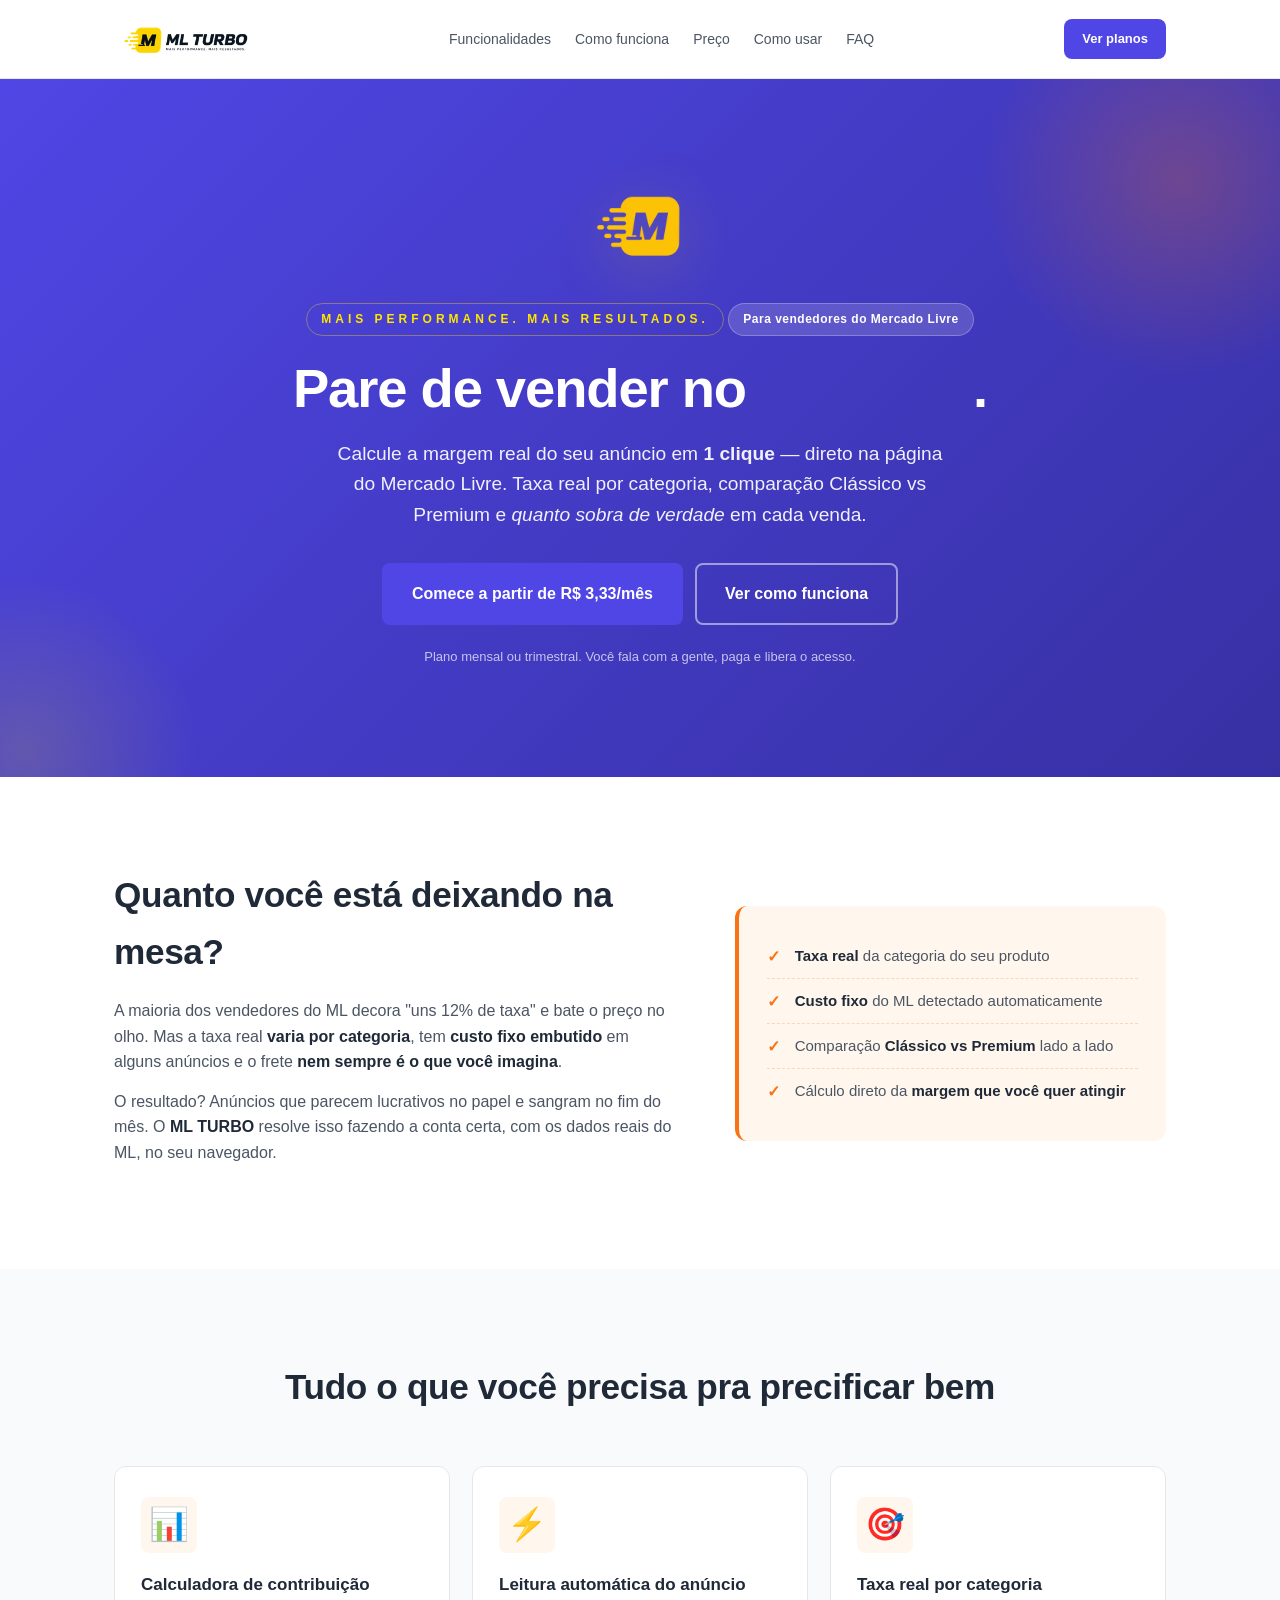
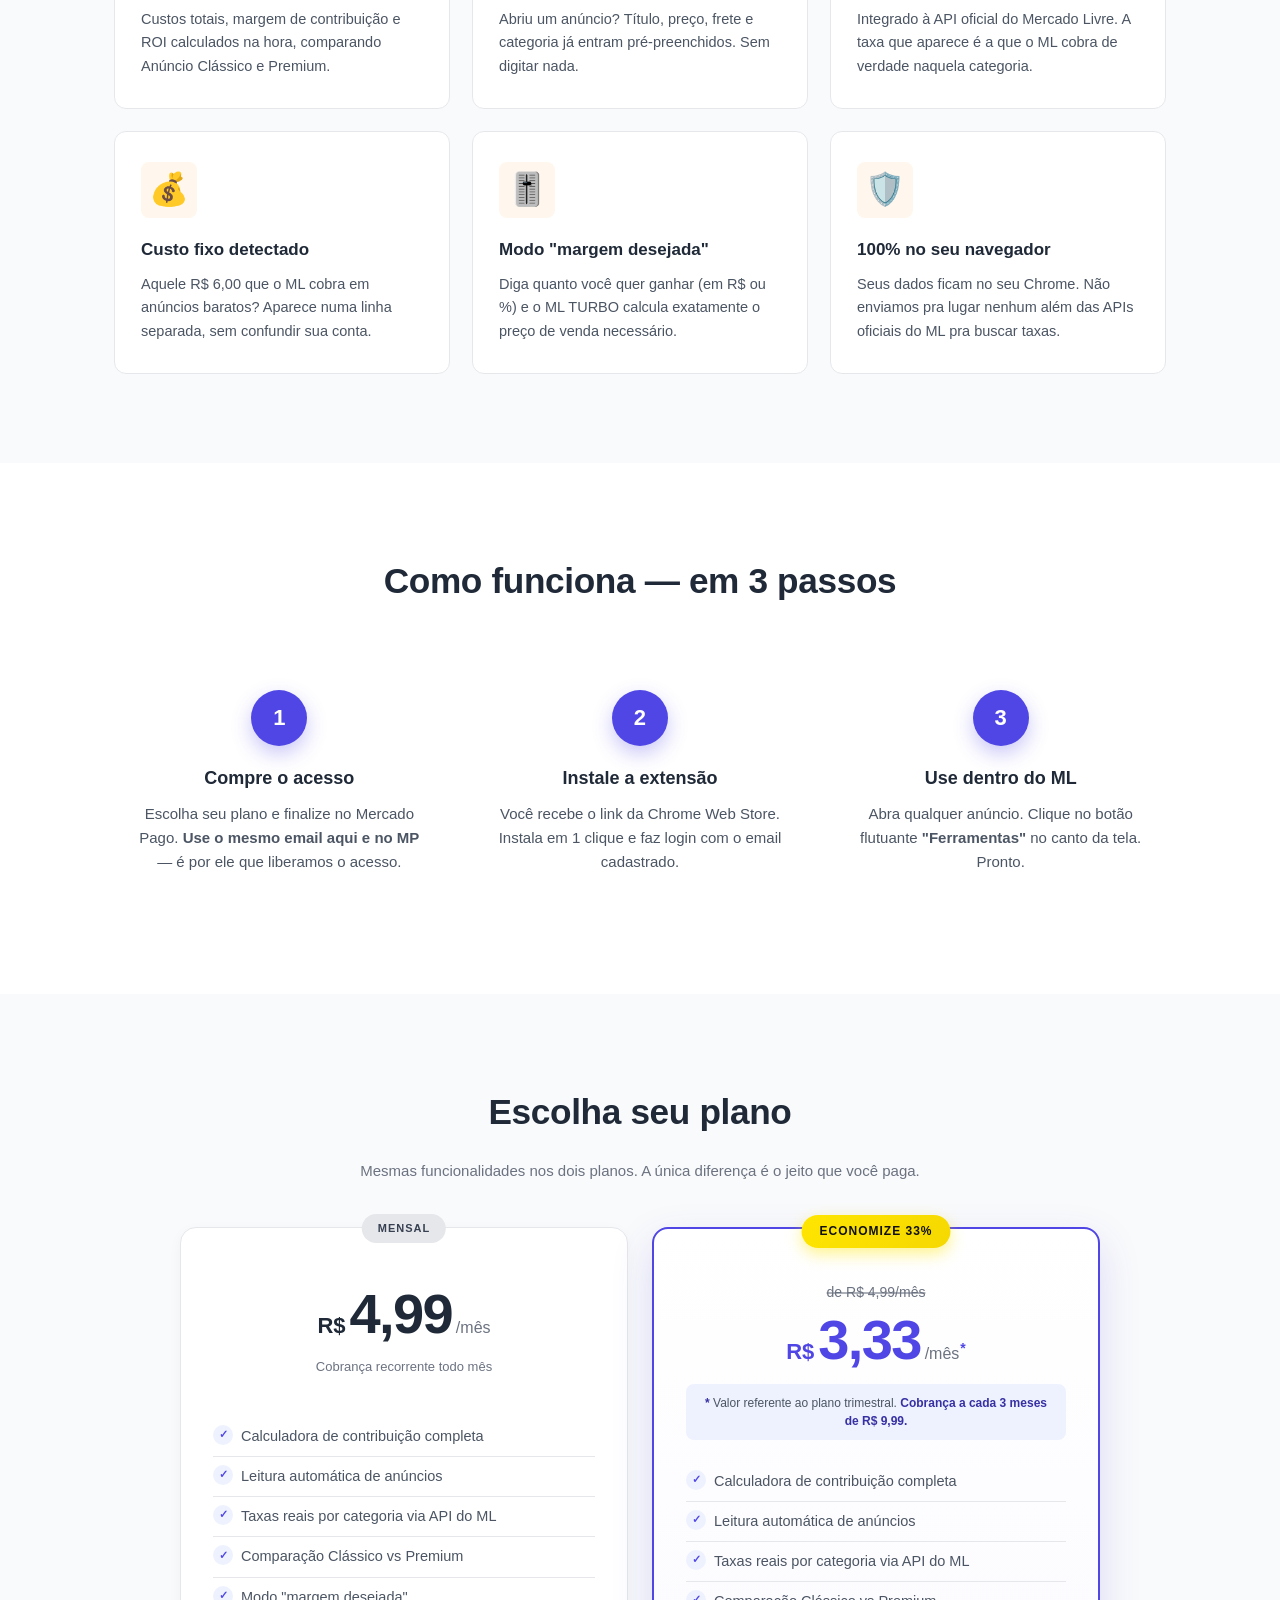
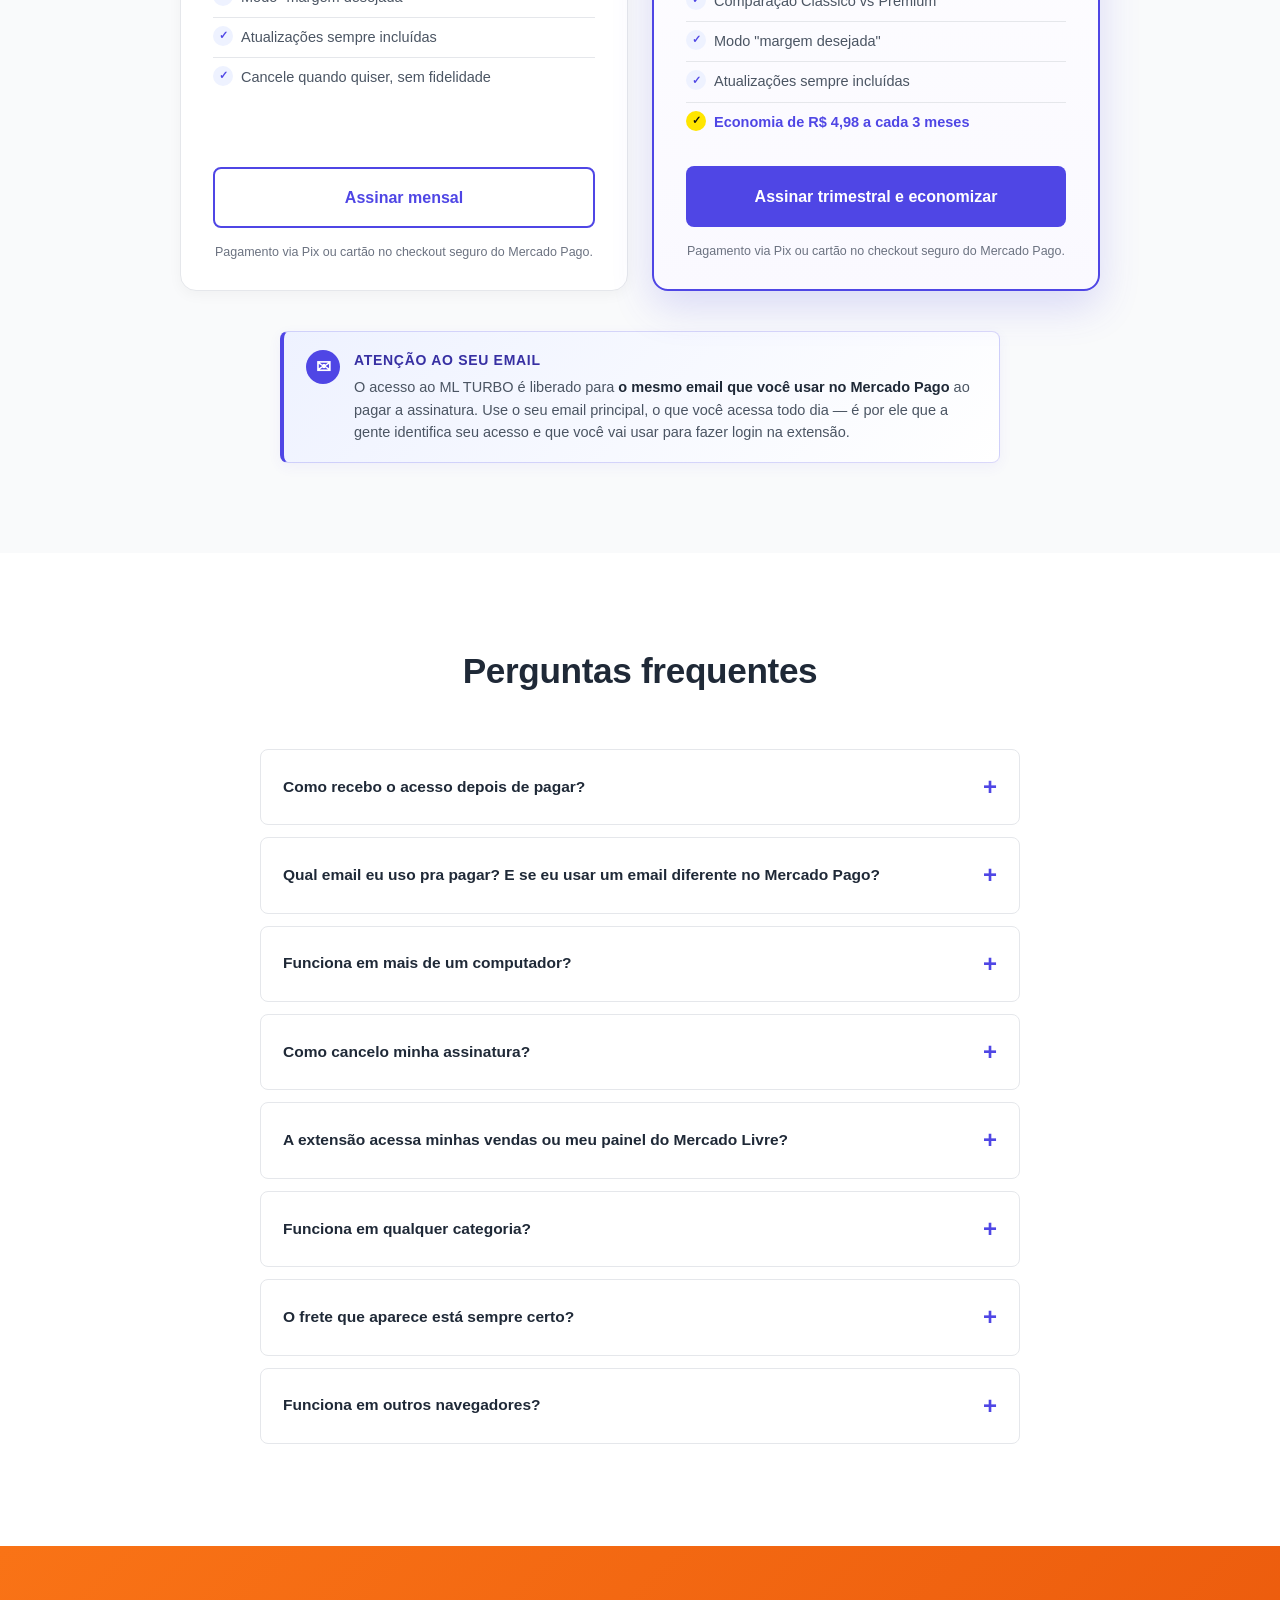
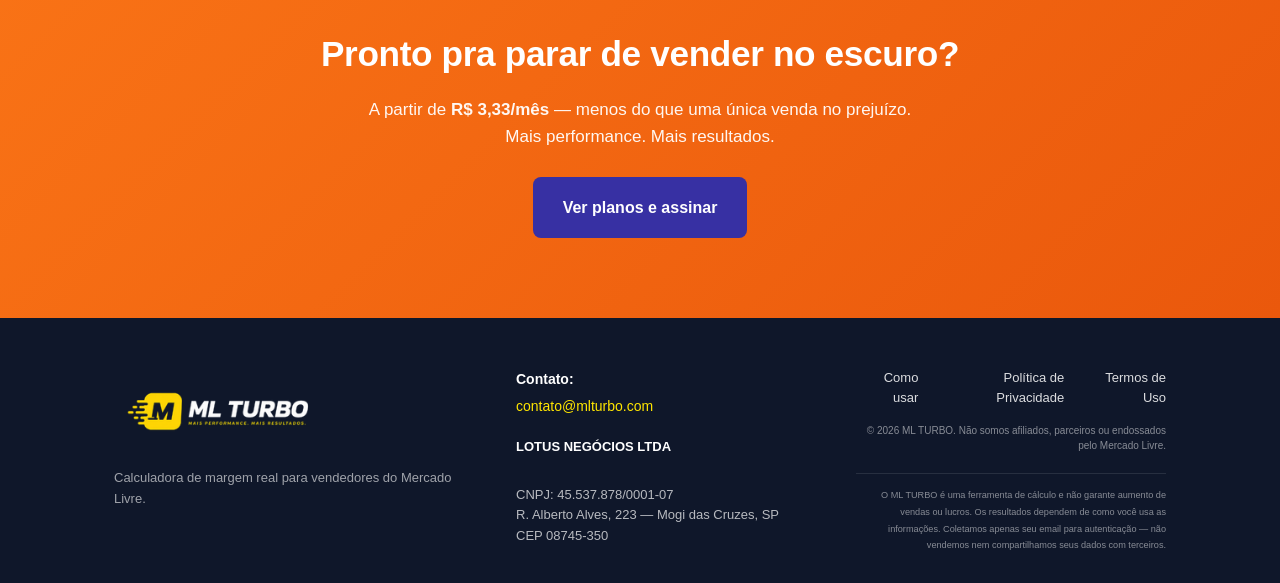
<file: index.html>
<!DOCTYPE html>
<html lang="pt-BR">
<head>
  <meta charset="UTF-8">
  <meta name="viewport" content="width=device-width, initial-scale=1.0">
  <meta name="description" content="ML TURBO — Mais performance. Mais resultados. Extensão Chrome para vendedores do Mercado Livre: calcule margem real, ROI e taxa por categoria direto na página do anúncio.">

  <title>ML TURBO — Calculadora de margem real para vendedores do Mercado Livre</title>
  <link rel="icon" type="image/png" href="imagens/logo/logo4-icon.png">
  <link rel="apple-touch-icon" href="imagens/logo/logo4-icon.png">

  <!-- Open Graph / redes sociais -->
  <meta property="og:type" content="website">
  <meta property="og:url" content="https://mlturbo.com/">
  <meta property="og:title" content="ML TURBO — Mais performance. Mais resultados.">
  <meta property="og:description" content="Pare de vender no escuro. Calcule a margem real do seu anúncio do Mercado Livre em 1 clique. A partir de R$ 3,33/mês.">
  <meta property="og:image" content="https://mlturbo.com/imagens/logo/Logo1-original-branco.png">
  <meta name="twitter:card" content="summary_large_image">
  <meta name="twitter:title" content="ML TURBO — Mais performance. Mais resultados.">
  <meta name="twitter:description" content="Pare de vender no escuro. Calcule a margem real do seu anúncio do Mercado Livre em 1 clique.">
  <meta name="twitter:image" content="https://mlturbo.com/imagens/logo/Logo1-original-branco.png">

  <link rel="stylesheet" href="styles.css">
</head>
<body>
  <header class="topo">
    <div class="container topo-conteudo">
      <a href="#" class="marca" aria-label="ML TURBO — Mais performance. Mais resultados.">
        <img src="imagens/logo/Logo1-original-branco.png" alt="ML TURBO">
      </a>
      <nav class="topo-nav" id="topo-nav">
        <a href="#funcionalidades">Funcionalidades</a>
        <a href="#como-funciona">Como funciona</a>
        <a href="#preco">Preço</a>
        <a href="instrucoes.html">Como usar</a>
        <a href="#faq">FAQ</a>
        <a href="#preco" class="botao botao-primario botao-pequeno topo-cta-mobile">Ver planos</a>
      </nav>
      <a href="#preco" class="botao botao-primario botao-pequeno">Ver planos</a>
      <button class="topo-toggle" aria-label="Abrir menu" aria-expanded="false" aria-controls="topo-nav">
        <span></span><span></span><span></span>
      </button>
    </div>
  </header>

  <section class="hero">
    <div class="container hero-conteudo">
      <div class="hero-logo">
        <img src="imagens/logo/logo5-icon-M-transparente.png" alt="ML TURBO">
      </div>
      <span class="hero-tagline">Mais performance. Mais resultados.</span>
      <span class="badge">Para vendedores do Mercado Livre</span>
      <h1>Pare de vender no <span class="palavra-rotativa">
        <span>prejuízo</span>
        <span>escuro</span>
        <span>achismo</span>
        <span>chutão</span>
      </span>.</h1>
      <p class="subtitulo">
        Calcule a margem real do seu anúncio em <strong>1 clique</strong> — direto na página do Mercado Livre.
        Taxa real por categoria, comparação Clássico vs Premium e <em>quanto sobra de verdade</em> em cada venda.
      </p>
      <div class="hero-acoes">
        <a href="#preco" class="botao botao-primario botao-grande">Comece a partir de R$ 3,33/mês</a>
        <a href="#como-funciona" class="botao botao-fantasma botao-grande">Ver como funciona</a>
      </div>
      <p class="hero-rodape">Plano mensal ou trimestral. Você fala com a gente, paga e libera o acesso.</p>
    </div>
  </section>

  <section class="problema">
    <div class="container">
      <div class="problema-grid">
        <div class="problema-texto">
          <h2>Quanto você está deixando na mesa?</h2>
          <p>
            A maioria dos vendedores do ML decora "uns 12% de taxa" e bate o preço no olho.
            Mas a taxa real <strong>varia por categoria</strong>, tem <strong>custo fixo embutido</strong>
            em alguns anúncios e o frete <strong>nem sempre é o que você imagina</strong>.
          </p>
          <p>
            O resultado? Anúncios que parecem lucrativos no papel e sangram no fim do mês.
            O <strong>ML TURBO</strong> resolve isso fazendo a conta certa, com os dados reais do ML, no seu navegador.
          </p>
        </div>
        <ul class="problema-lista">
          <li><strong>Taxa real</strong> da categoria do seu produto</li>
          <li><strong>Custo fixo</strong> do ML detectado automaticamente</li>
          <li>Comparação <strong>Clássico vs Premium</strong> lado a lado</li>
          <li>Cálculo direto da <strong>margem que você quer atingir</strong></li>
        </ul>
      </div>
    </div>
  </section>

  <section id="funcionalidades" class="funcionalidades">
    <div class="container">
      <h2 class="secao-titulo">Tudo o que você precisa pra precificar bem</h2>
      <div class="cards-funcionalidades">
        <article class="card-funcionalidade">
          <div class="card-icone">📊</div>
          <h3>Calculadora de contribuição</h3>
          <p>Custos totais, margem de contribuição e ROI calculados na hora, comparando Anúncio Clássico e Premium.</p>
        </article>
        <article class="card-funcionalidade">
          <div class="card-icone">⚡</div>
          <h3>Leitura automática do anúncio</h3>
          <p>Abriu um anúncio? Título, preço, frete e categoria já entram pré-preenchidos. Sem digitar nada.</p>
        </article>
        <article class="card-funcionalidade">
          <div class="card-icone">🎯</div>
          <h3>Taxa real por categoria</h3>
          <p>Integrado à API oficial do Mercado Livre. A taxa que aparece é a que o ML cobra de verdade naquela categoria.</p>
        </article>
        <article class="card-funcionalidade">
          <div class="card-icone">💰</div>
          <h3>Custo fixo detectado</h3>
          <p>Aquele R$ 6,00 que o ML cobra em anúncios baratos? Aparece numa linha separada, sem confundir sua conta.</p>
        </article>
        <article class="card-funcionalidade">
          <div class="card-icone">🎚️</div>
          <h3>Modo "margem desejada"</h3>
          <p>Diga quanto você quer ganhar (em R$ ou %) e o ML TURBO calcula exatamente o preço de venda necessário.</p>
        </article>
        <article class="card-funcionalidade">
          <div class="card-icone">🛡️</div>
          <h3>100% no seu navegador</h3>
          <p>Seus dados ficam no seu Chrome. Não enviamos pra lugar nenhum além das APIs oficiais do ML pra buscar taxas.</p>
        </article>
      </div>
    </div>
  </section>

  <section id="como-funciona" class="como-funciona">
    <div class="container">
      <h2 class="secao-titulo">Como funciona — em 3 passos</h2>
      <div class="passos">
        <div class="passo">
          <div class="passo-numero">1</div>
          <h3>Compre o acesso</h3>
          <p>Escolha seu plano e finalize no Mercado Pago. <strong>Use o mesmo email aqui e no MP</strong> — é por ele que liberamos o acesso.</p>
        </div>
        <div class="passo">
          <div class="passo-numero">2</div>
          <h3>Instale a extensão</h3>
          <p>Você recebe o link da Chrome Web Store. Instala em 1 clique e faz login com o email cadastrado.</p>
        </div>
        <div class="passo">
          <div class="passo-numero">3</div>
          <h3>Use dentro do ML</h3>
          <p>Abra qualquer anúncio. Clique no botão flutuante <strong>"Ferramentas"</strong> no canto da tela. Pronto.</p>
        </div>
      </div>
    </div>
  </section>

  <section id="preco" class="preco">
    <div class="container">
      <h2 class="secao-titulo">Escolha seu plano</h2>
      <p class="preco-descricao">Mesmas funcionalidades nos dois planos. A única diferença é o jeito que você paga.</p>

      <div class="planos">
        <article class="card-preco card-preco-mensal">
          <span class="card-preco-tag card-preco-tag-mensal">Mensal</span>
          <div class="card-preco-valor">
            <span class="moeda">R$</span>
            <span class="numero">4,99</span>
            <span class="periodo">/mês</span>
          </div>
          <p class="card-preco-resumo">Cobrança recorrente todo mês</p>
          <ul class="card-preco-lista">
            <li>Calculadora de contribuição completa</li>
            <li>Leitura automática de anúncios</li>
            <li>Taxas reais por categoria via API do ML</li>
            <li>Comparação Clássico vs Premium</li>
            <li>Modo "margem desejada"</li>
            <li>Atualizações sempre incluídas</li>
            <li>Cancele quando quiser, sem fidelidade</li>
          </ul>
          <a href="checkout.html?plan=mensal" class="botao botao-secundario-largo botao-grande botao-largura-total">
            Assinar mensal
          </a>
          <p class="card-preco-rodape">Pagamento via Pix ou cartão no checkout seguro do Mercado Pago.</p>
        </article>

        <article class="card-preco card-preco-trimestral card-preco-destaque">
          <span class="card-preco-tag card-preco-tag-economia">Economize 33%</span>
          <div class="card-preco-valor-comparacao">
            <span class="card-preco-de">de R$ 4,99/mês</span>
          </div>
          <div class="card-preco-valor">
            <span class="moeda">R$</span>
            <span class="numero">3,33</span>
            <span class="periodo">/mês<sup>*</sup></span>
          </div>
          <p class="card-preco-asterisco">
            <strong>*</strong> Valor referente ao plano trimestral.
            <strong>Cobrança a cada 3 meses de R$ 9,99.</strong>
          </p>
          <ul class="card-preco-lista">
            <li>Calculadora de contribuição completa</li>
            <li>Leitura automática de anúncios</li>
            <li>Taxas reais por categoria via API do ML</li>
            <li>Comparação Clássico vs Premium</li>
            <li>Modo "margem desejada"</li>
            <li>Atualizações sempre incluídas</li>
            <li><strong>Economia de R$ 4,98 a cada 3 meses</strong></li>
          </ul>
          <a href="checkout.html?plan=trimestral" class="botao botao-primario botao-grande botao-largura-total">
            Assinar trimestral e economizar
          </a>
          <p class="card-preco-rodape">Pagamento via Pix ou cartão no checkout seguro do Mercado Pago.</p>
        </article>
      </div>

      <div class="aviso-email">
        <div class="aviso-email-icone" aria-hidden="true">✉</div>
        <div class="aviso-email-texto">
          <span class="aviso-email-titulo">Atenção ao seu email</span>
          O acesso ao ML TURBO é liberado para <strong>o mesmo email que você usar no Mercado Pago</strong> ao pagar a assinatura. Use o seu email principal, o que você acessa todo dia — é por ele que a gente identifica seu acesso e que você vai usar para fazer login na extensão.
        </div>
      </div>
    </div>
  </section>

  <section id="faq" class="faq">
    <div class="container">
      <h2 class="secao-titulo">Perguntas frequentes</h2>
      <div class="faq-lista">
        <details class="faq-item">
          <summary>Como recebo o acesso depois de pagar?</summary>
          <p>Automático. Assim que o Mercado Pago confirma seu pagamento, nosso sistema libera seu email na hora — geralmente leva poucos segundos. Você fecha a janela do pagamento, volta pra nossa página e clica em "Já assinei" pra ir direto pras instruções de instalação.</p>
          <p><strong>Importante:</strong> o acesso é liberado para <strong>o mesmo email que você usar no Mercado Pago</strong> ao pagar. Use o seu email principal — é por ele que a gente identifica você e que você vai usar pra logar na extensão.</p>
        </details>
        <details class="faq-item">
          <summary>Qual email eu uso pra pagar? E se eu usar um email diferente no Mercado Pago?</summary>
          <p>Use <strong>o seu email principal</strong>, o mesmo que você confere todo dia — porque é nele que vamos liberar o acesso e nele que você vai logar na extensão.</p>
          <p>Se por algum motivo você pagou com um email diferente do que cadastrou aqui, sem stress: na página seguinte ("Aguardando pagamento"), você pode digitar o email que <strong>de fato</strong> apareceu no Mercado Pago e a gente libera o acesso pra ele. O acesso vai sempre pra conta que efetivamente pagou.</p>
        </details>
        <details class="faq-item">
          <summary>Funciona em mais de um computador?</summary>
          <p>Sim. O acesso é vinculado ao <strong>seu email</strong>, não à máquina. Você pode instalar a extensão em quantos computadores quiser e logar com o mesmo email em todos.</p>
        </details>
        <details class="faq-item">
          <summary>Como cancelo minha assinatura?</summary>
          <p>Você cancela direto no Mercado Pago, em poucos cliques: entre em <a href="https://www.mercadopago.com.br/my/subscriptions" target="_blank" rel="noopener">mercadopago.com.br/my/subscriptions</a>, encontre <strong>ML TURBO</strong> e clique em <strong>Cancelar</strong>. Sem multa, sem fidelidade, sem letrinha miúda.</p>
          <p><strong>Importante:</strong> ao cancelar, você mantém o acesso até o fim do ciclo já pago. Por exemplo, se você assinou o mensal no dia 5 e cancelou no dia 20, seu acesso continua valendo até o dia 4 do mês seguinte. Não fazemos reembolso proporcional.</p>
          <p>Preferir avisar por email? Manda pra <a href="mailto:contato@mlturbo.com">contato@mlturbo.com</a> com assunto "Cancelamento" que a gente cuida.</p>
        </details>
        <details class="faq-item">
          <summary>A extensão acessa minhas vendas ou meu painel do Mercado Livre?</summary>
          <p>Não. A extensão lê apenas <strong>a página de anúncio aberta no seu navegador</strong> (público, qualquer um vê) e consulta a <strong>API pública oficial do ML</strong> pra buscar taxas. Nada do seu painel de vendedor é acessado.</p>
        </details>
        <details class="faq-item">
          <summary>Funciona em qualquer categoria?</summary>
          <p>Sim. Quando dá pra detectar a categoria do anúncio, usamos a taxa exata daquela categoria via API do ML. Quando não dá (raro), usamos os defaults (11,5% / 16,5%) que você pode ajustar manualmente.</p>
        </details>
        <details class="faq-item">
          <summary>O frete que aparece está sempre certo?</summary>
          <p>O frete lido é o que aparece pro comprador. Pra <strong>Envio Full</strong>, o ML cobra do vendedor uma tarifa diferente (por peso e dimensão). A extensão te avisa pra conferir e o campo é editável.</p>
        </details>
        <details class="faq-item">
          <summary>Funciona em outros navegadores?</summary>
          <p>No momento, só Chrome. O Edge tem grandes chances de funcionar (mesma base técnica) mas ainda não testamos oficialmente.</p>
        </details>
      </div>
    </div>
  </section>

  <section class="cta-final">
    <div class="container cta-final-conteudo">
      <h2>Pronto pra parar de vender no escuro?</h2>
      <p>A partir de <strong>R$ 3,33/mês</strong> — menos do que uma única venda no prejuízo.<br>
      Mais performance. Mais resultados.</p>
      <a href="#preco" class="botao botao-primario botao-grande">Ver planos e assinar</a>
    </div>
  </section>

  <footer class="rodape">
    <div class="container rodape-conteudo">
      <div>
        <span class="marca">
          <img src="imagens/logo/logo2-fundo-escuro.png" alt="ML TURBO">
        </span>
        <span class="marca-tagline">Mais performance. Mais resultados.</span>
        <p class="rodape-descricao">Calculadora de margem real para vendedores do Mercado Livre.</p>
      </div>
      <div class="rodape-info">
        <div class="rodape-contato">
          <strong>Contato:</strong>
          <a href="mailto:contato@mlturbo.com">contato@mlturbo.com</a>
        </div>
        <div class="rodape-empresa">
          <p><strong>LOTUS NEGÓCIOS LTDA</strong><br>
          CNPJ: 45.537.878/0001-07<br>
          R. Alberto Alves, 223 — Mogi das Cruzes, SP<br>
          CEP 08745-350</p>
        </div>
      </div>
      <div class="rodape-creditos">
        <div class="rodape-links">
          <a href="instrucoes.html" class="rodape-link">Como usar</a>
          <a href="privacidade.html" class="rodape-link">Política de Privacidade</a>
          <a href="termos-uso.html" class="rodape-link">Termos de Uso</a>
        </div>
        <small>© 2026 ML TURBO. Não somos afiliados, parceiros ou endossados pelo Mercado Livre.</small>
        <p class="rodape-disclaimer">
          <small>
            O ML TURBO é uma ferramenta de cálculo e não garante aumento de vendas ou lucros. 
            Os resultados dependem de como você usa as informações. Coletamos apenas seu email para autenticação — 
            não vendemos nem compartilhamos seus dados com terceiros.
          </small>
        </p>
      </div>
    </div>
  </footer>

  <script src="script.js"></script>
</body>
</html>
</file>
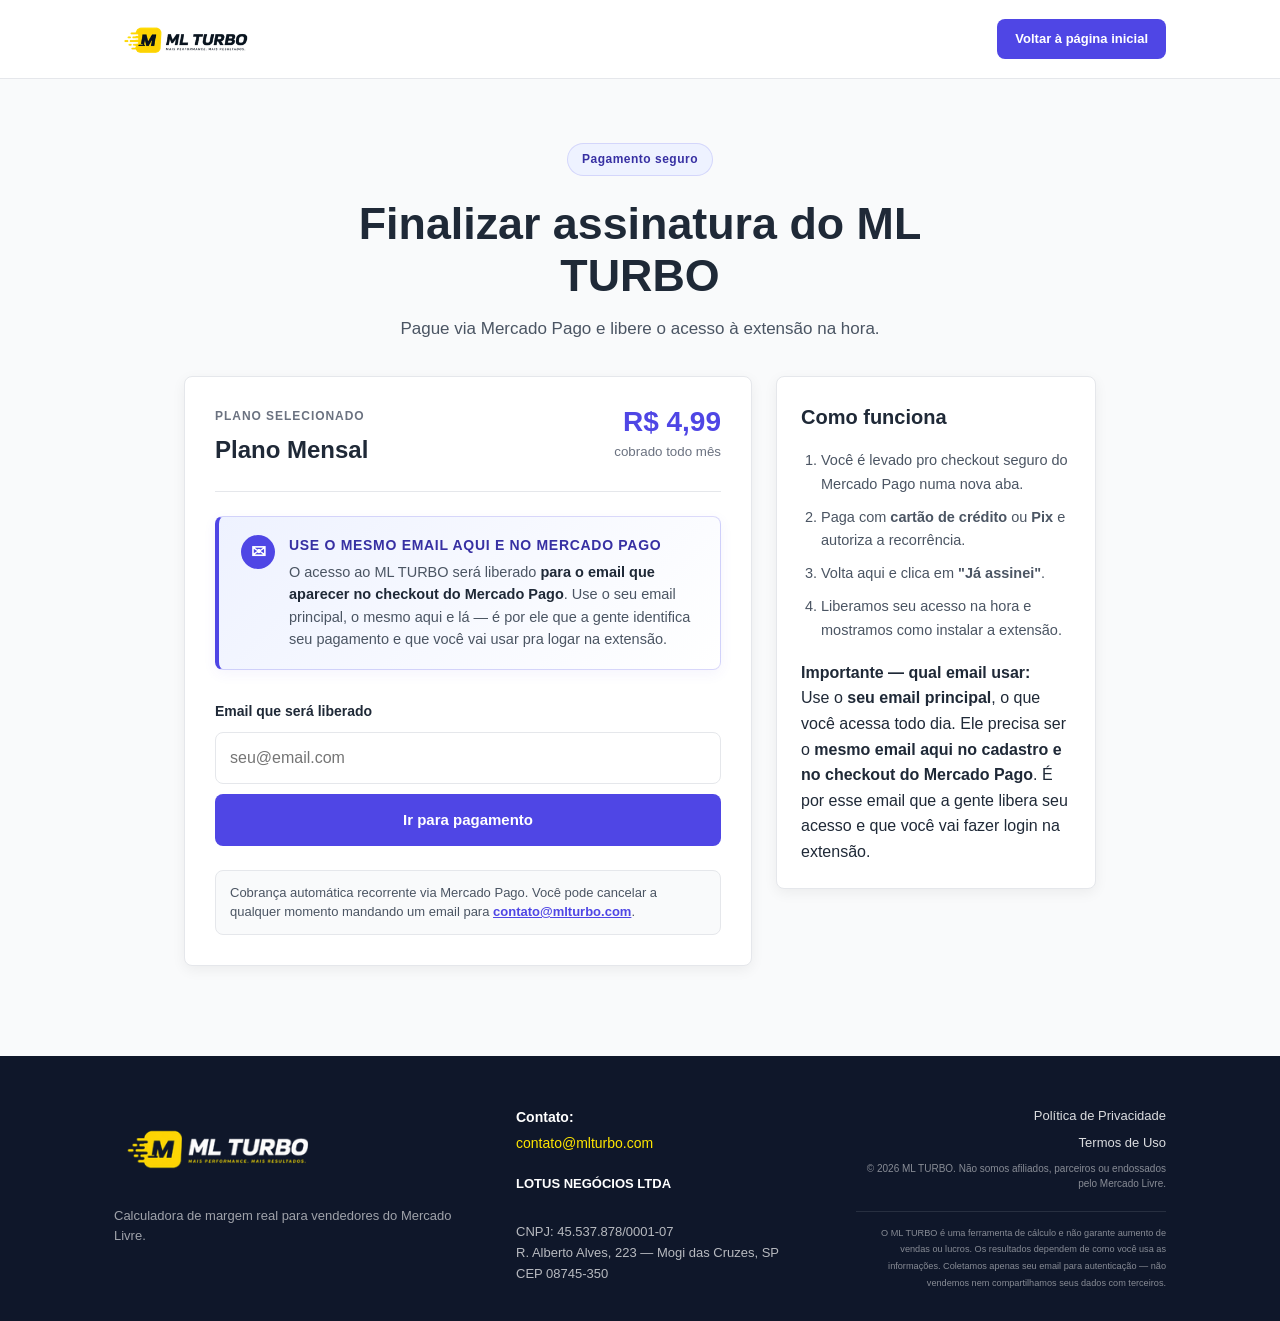
<file: aguardando.html>
<!DOCTYPE html>
<html lang="pt-BR">
<head>
  <meta charset="UTF-8">
  <meta name="viewport" content="width=device-width, initial-scale=1.0">
  <meta name="description" content="ML TURBO — aguardando confirmação do pagamento da sua assinatura.">
  <title>Aguardando pagamento — ML TURBO</title>
  <link rel="icon" type="image/png" href="imagens/logo/logo4-icon.png">
  <link rel="apple-touch-icon" href="imagens/logo/logo4-icon.png">
  <link rel="stylesheet" href="styles.css">
</head>
<body>
  <header class="topo">
    <div class="container topo-conteudo">
      <a href="index.html" class="marca" aria-label="ML TURBO — Mais performance. Mais resultados.">
        <img src="imagens/logo/Logo1-original-branco.png" alt="ML TURBO">
      </a>
      <a href="index.html" class="botao botao-primario botao-pequeno">Voltar à página inicial</a>
    </div>
  </header>

  <main class="checkout-page">
    <div class="container container-estreito">
      <section class="checkout-hero">
        <span class="badge">Quase lá</span>
        <h1>Aguardando confirmação do pagamento</h1>
        <p>
          Abrimos o checkout do Mercado Pago numa nova aba. Termine o pagamento por lá e volte aqui para liberar seu acesso.
        </p>
      </section>

      <section class="checkout-painel-solo">
        <div class="checkout-card">
          <div class="checkout-card-header">
            <div>
              <p class="checkout-label">Plano selecionado</p>
              <h2 id="checkout-plan-name">Plano Mensal</h2>
            </div>
            <div class="checkout-preco">
              <span id="checkout-plan-price">R$ 4,99</span>
              <small id="checkout-plan-description">cobrado todo mês</small>
            </div>
          </div>

          <div id="estado-aguardando" class="checkout-estado">
            <p class="aguardando-tag">Aguardando pagamento</p>
            <h3 class="aguardando-titulo">Termine o pagamento na nova aba</h3>
            <p class="aguardando-texto">
              Após confirmar o pagamento no Mercado Pago, clique no botão abaixo para liberar seu acesso. A liberação é automática — leva poucos segundos.
            </p>
            <p class="aguardando-email">
              Email cadastrado: <strong id="aguardando-email-valor">—</strong>
            </p>

            <div class="aviso-email compacto">
              <div class="aviso-email-icone" aria-hidden="true">✉</div>
              <div class="aviso-email-texto">
                <span class="aviso-email-titulo">Pagou com email diferente?</span>
                O acesso é liberado para o <strong>email que efetivamente aparece no Mercado Pago</strong>. Se você usou um email diferente do que está acima, sem problema — depois de pagar, role um pouco esta página: se a gente não achar seu pagamento, você poderá digitar o email correto e tentar de novo.
              </div>
            </div>
            <button type="button" id="botao-ja-assinei" class="botao botao-primario botao-largura-total">Já assinei — liberar meu acesso</button>
            <p class="aguardando-rodape">
              <a id="reabrir-checkout" target="_blank" rel="noopener">Não abriu? Clique aqui para abrir de novo</a>
              <span class="aguardando-separador">·</span>
              <a href="checkout.html" id="trocar-plano">Voltar e mudar de plano</a>
            </p>
          </div>

          <div id="estado-erro" class="checkout-estado hidden">
            <p class="aguardando-tag aguardando-tag-aviso">Ainda não encontramos seu acesso</p>
            <h3 class="aguardando-titulo">Pagamento ainda processando</h3>
            <p id="erro-mensagem" class="aguardando-texto">
              Pode levar alguns minutos para o Mercado Pago confirmar seu pagamento. Aguarde um pouco e tente novamente.
            </p>
            <p class="aguardando-texto">
              Se você usou um <strong>email diferente</strong> no Mercado Pago, digite ele abaixo:
            </p>
            <form id="form-reenviar" class="checkout-form">
              <label class="campo-label" for="email-retry">Email usado no pagamento</label>
              <input id="email-retry" name="email" type="email" placeholder="seu@email.com" required autocomplete="email">
              <button type="submit" class="botao botao-primario botao-largura-total">Tentar novamente</button>
            </form>
            <p class="aguardando-rodape">
              Não funcionou em até 1 hora? Mande um email para <a href="mailto:contato@mlturbo.com">contato@mlturbo.com</a> com o comprovante e a gente libera no manual.
            </p>
          </div>
        </div>
      </section>
    </div>
  </main>

  <footer class="rodape">
    <div class="container rodape-conteudo">
      <div>
        <span class="marca">
          <img src="imagens/logo/logo2-fundo-escuro.png" alt="ML TURBO">
        </span>
        <span class="marca-tagline">Mais performance. Mais resultados.</span>
        <p class="rodape-descricao">Calculadora de margem real para vendedores do Mercado Livre.</p>
      </div>
      <div class="rodape-info">
        <div class="rodape-contato">
          <strong>Contato:</strong>
          <a href="mailto:contato@mlturbo.com">contato@mlturbo.com</a>
        </div>
        <div class="rodape-empresa">
          <p><strong>LOTUS NEGÓCIOS LTDA</strong><br>
          CNPJ: 45.537.878/0001-07<br>
          R. Alberto Alves, 223 — Mogi das Cruzes, SP<br>
          CEP 08745-350</p>
        </div>
      </div>
      <div class="rodape-creditos">
        <a href="privacidade.html" class="rodape-link">Política de Privacidade</a>
        <a href="termos-uso.html" class="rodape-link">Termos de Uso</a>
        <small>© 2026 ML TURBO. Não somos afiliados, parceiros ou endossados pelo Mercado Livre.</small>
      </div>
    </div>
  </footer>

  <script src="aguardando.js"></script>
</body>
</html>
</file>
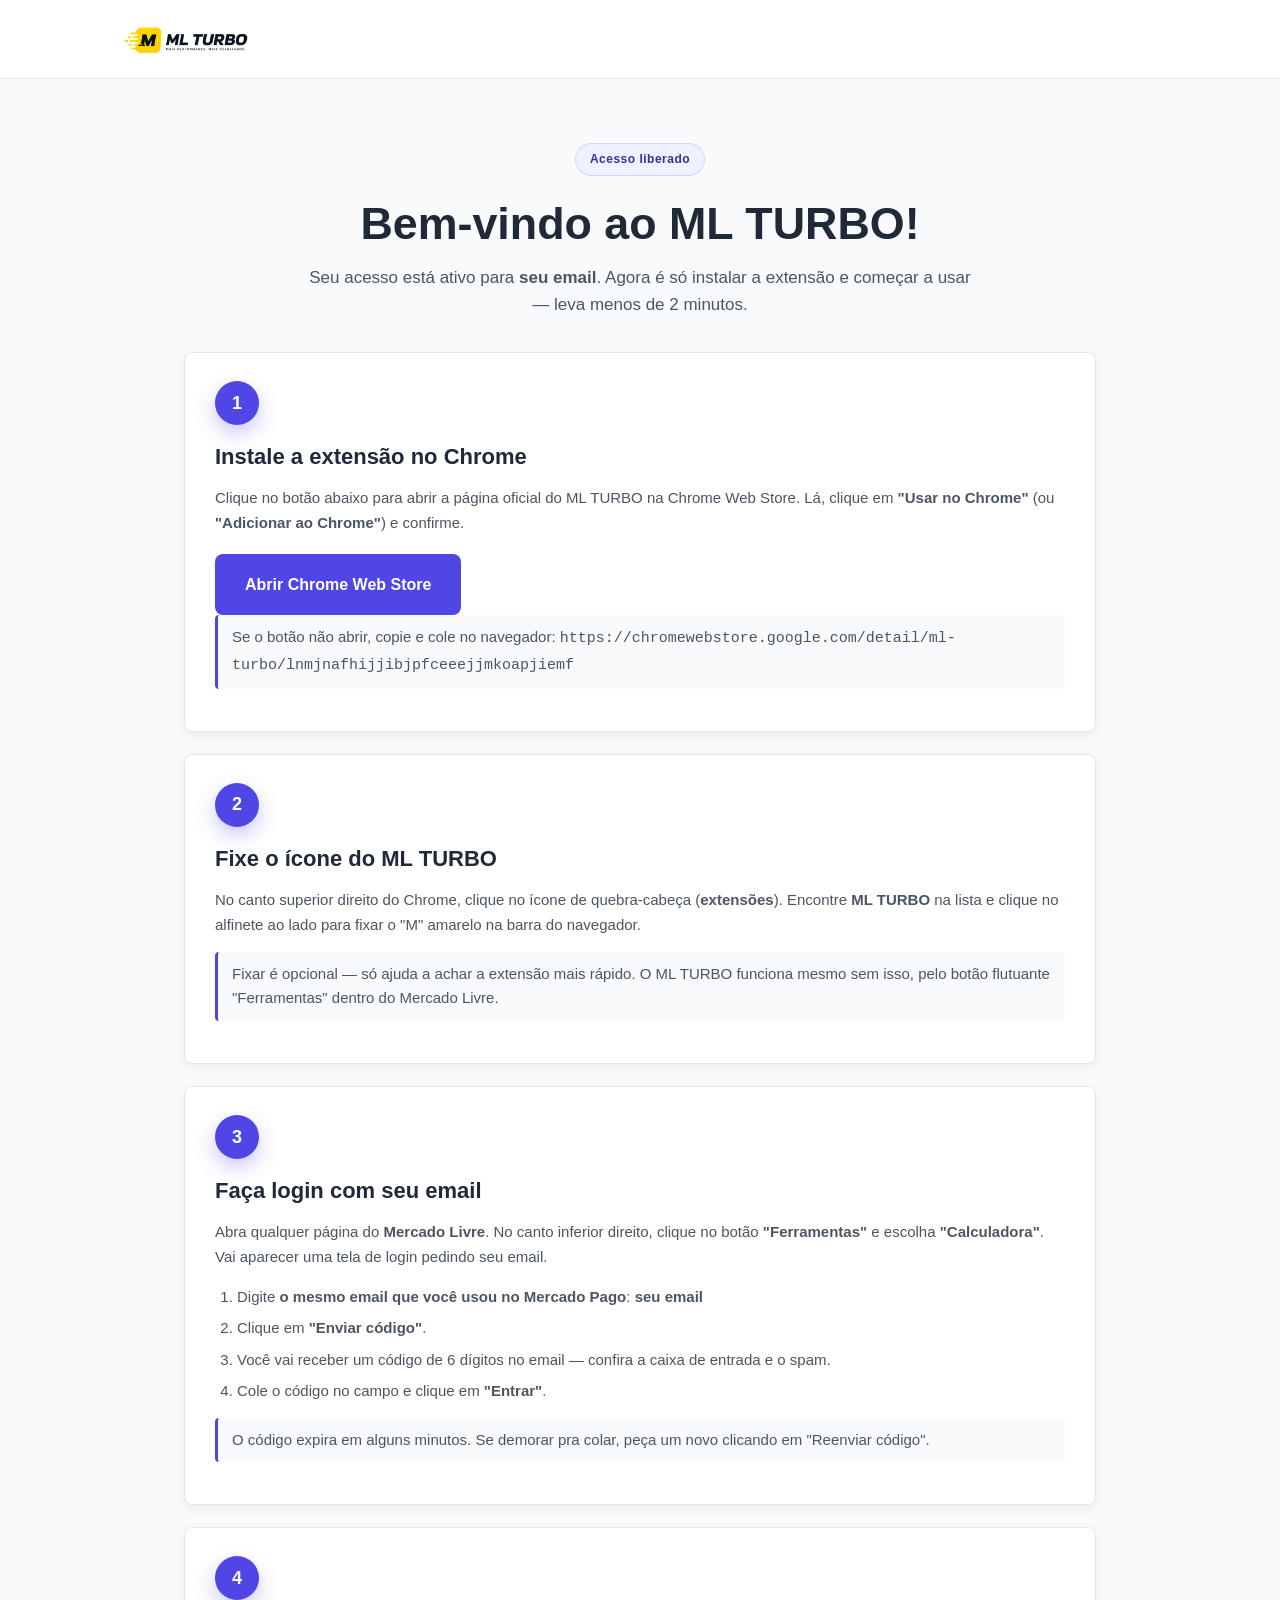
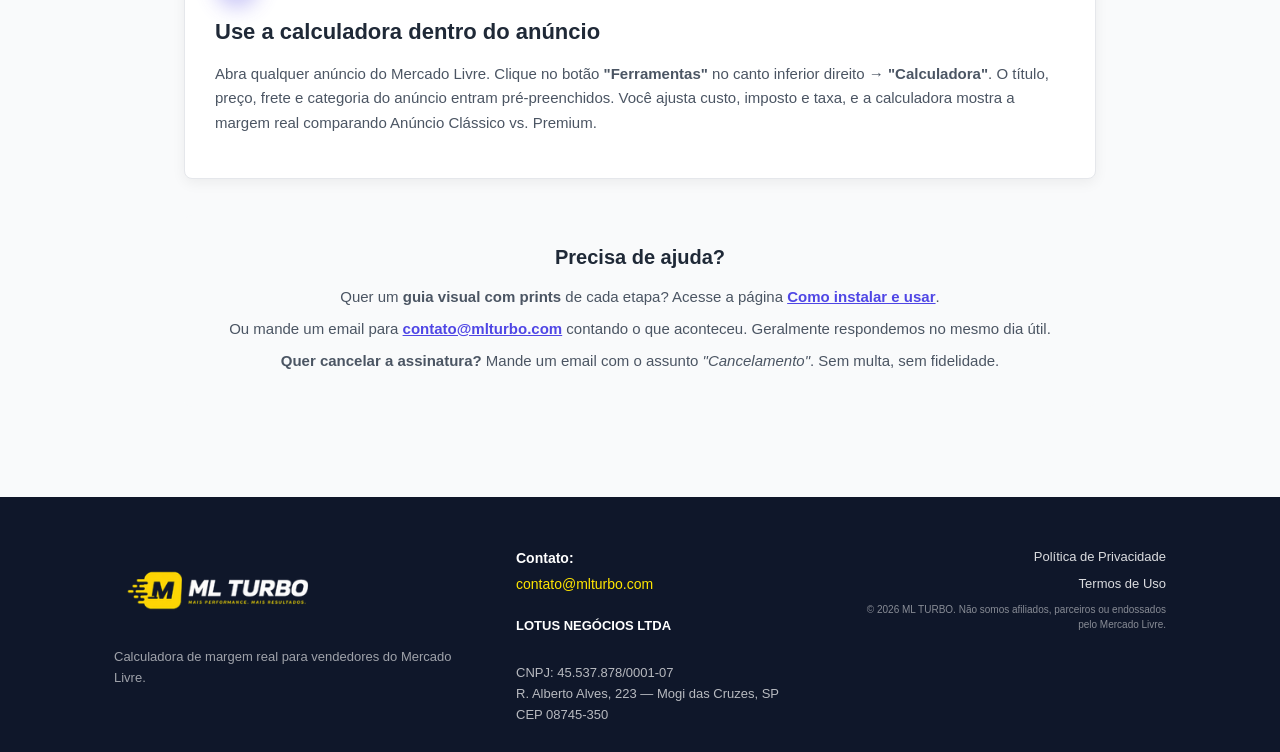
<file: boas-vindas.html>
<!DOCTYPE html>
<html lang="pt-BR">
<head>
  <meta charset="UTF-8">
  <meta name="viewport" content="width=device-width, initial-scale=1.0">
  <meta name="description" content="Bem-vindo ao ML TURBO — instale a extensão e comece a precificar com margem real.">
  <title>Bem-vindo ao ML TURBO</title>
  <link rel="icon" type="image/png" href="imagens/logo/logo4-icon.png">
  <link rel="apple-touch-icon" href="imagens/logo/logo4-icon.png">
  <link rel="stylesheet" href="styles.css">
</head>
<body>
  <header class="topo">
    <div class="container topo-conteudo">
      <a href="index.html" class="marca" aria-label="ML TURBO — Mais performance. Mais resultados.">
        <img src="imagens/logo/Logo1-original-branco.png" alt="ML TURBO">
      </a>
    </div>
  </header>

  <main class="checkout-page">
    <div class="container container-estreito">
      <section class="checkout-hero">
        <span class="badge">Acesso liberado</span>
        <h1>Bem-vindo ao ML TURBO!</h1>
        <p>
          Seu acesso está ativo para <strong id="boas-vindas-email">seu email</strong>.
          Agora é só instalar a extensão e começar a usar — leva menos de 2 minutos.
        </p>
      </section>

      <section class="boas-vindas-passos">
        <article class="passo-card">
          <div class="passo-numero">1</div>
          <h2>Instale a extensão no Chrome</h2>
          <p>
            Clique no botão abaixo para abrir a página oficial do ML TURBO na Chrome Web Store.
            Lá, clique em <strong>"Usar no Chrome"</strong> (ou <strong>"Adicionar ao Chrome"</strong>) e confirme.
          </p>
          <a id="link-chrome-store" href="https://chromewebstore.google.com/detail/ml-turbo/lnmjnafhijjibjpfceeejjmkoapjiemf" target="_blank" rel="noopener" class="botao botao-primario botao-grande">Abrir Chrome Web Store</a>
          <p class="passo-aviso">
            Se o botão não abrir, copie e cole no navegador:
            <code>https://chromewebstore.google.com/detail/ml-turbo/lnmjnafhijjibjpfceeejjmkoapjiemf</code>
          </p>
        </article>

        <article class="passo-card">
          <div class="passo-numero">2</div>
          <h2>Fixe o ícone do ML TURBO</h2>
          <p>
            No canto superior direito do Chrome, clique no ícone de quebra-cabeça
            (<strong>extensões</strong>). Encontre <strong>ML TURBO</strong> na lista e clique no
            alfinete ao lado para fixar o "M" amarelo na barra do navegador.
          </p>
          <p class="passo-aviso">
            Fixar é opcional — só ajuda a achar a extensão mais rápido. O ML TURBO funciona
            mesmo sem isso, pelo botão flutuante "Ferramentas" dentro do Mercado Livre.
          </p>
        </article>

        <article class="passo-card">
          <div class="passo-numero">3</div>
          <h2>Faça login com seu email</h2>
          <p>
            Abra qualquer página do <strong>Mercado Livre</strong>. No canto inferior direito,
            clique no botão <strong>"Ferramentas"</strong> e escolha <strong>"Calculadora"</strong>.
            Vai aparecer uma tela de login pedindo seu email.
          </p>
          <ol class="passo-lista">
            <li>Digite <strong>o mesmo email que você usou no Mercado Pago</strong>: <strong id="boas-vindas-email-login">seu email</strong></li>
            <li>Clique em <strong>"Enviar código"</strong>.</li>
            <li>Você vai receber um código de 6 dígitos no email — confira a caixa de entrada e o spam.</li>
            <li>Cole o código no campo e clique em <strong>"Entrar"</strong>.</li>
          </ol>
          <p class="passo-aviso">
            O código expira em alguns minutos. Se demorar pra colar, peça um novo clicando em
            "Reenviar código".
          </p>
        </article>

        <article class="passo-card">
          <div class="passo-numero">4</div>
          <h2>Use a calculadora dentro do anúncio</h2>
          <p>
            Abra qualquer anúncio do Mercado Livre. Clique no botão <strong>"Ferramentas"</strong>
            no canto inferior direito → <strong>"Calculadora"</strong>. O título, preço, frete e
            categoria do anúncio entram pré-preenchidos. Você ajusta custo, imposto e taxa, e a
            calculadora mostra a margem real comparando Anúncio Clássico vs. Premium.
          </p>
        </article>
      </section>

      <section class="boas-vindas-suporte">
        <h2>Precisa de ajuda?</h2>
        <p>
          Quer um <strong>guia visual com prints</strong> de cada etapa?
          Acesse a página <a href="instrucoes.html">Como instalar e usar</a>.
        </p>
        <p>
          Ou mande um email para <a href="mailto:contato@mlturbo.com">contato@mlturbo.com</a>
          contando o que aconteceu. Geralmente respondemos no mesmo dia útil.
        </p>
        <p>
          <strong>Quer cancelar a assinatura?</strong>
          Mande um email com o assunto <em>"Cancelamento"</em>. Sem multa, sem fidelidade.
        </p>
      </section>
    </div>
  </main>

  <footer class="rodape">
    <div class="container rodape-conteudo">
      <div>
        <span class="marca">
          <img src="imagens/logo/logo2-fundo-escuro.png" alt="ML TURBO">
        </span>
        <span class="marca-tagline">Mais performance. Mais resultados.</span>
        <p class="rodape-descricao">Calculadora de margem real para vendedores do Mercado Livre.</p>
      </div>
      <div class="rodape-info">
        <div class="rodape-contato">
          <strong>Contato:</strong>
          <a href="mailto:contato@mlturbo.com">contato@mlturbo.com</a>
        </div>
        <div class="rodape-empresa">
          <p><strong>LOTUS NEGÓCIOS LTDA</strong><br>
          CNPJ: 45.537.878/0001-07<br>
          R. Alberto Alves, 223 — Mogi das Cruzes, SP<br>
          CEP 08745-350</p>
        </div>
      </div>
      <div class="rodape-creditos">
        <a href="privacidade.html" class="rodape-link">Política de Privacidade</a>
        <a href="termos-uso.html" class="rodape-link">Termos de Uso</a>
        <small>© 2026 ML TURBO. Não somos afiliados, parceiros ou endossados pelo Mercado Livre.</small>
      </div>
    </div>
  </footer>

  <script>
    (function () {
      const params = new URLSearchParams(location.search);
      const email = params.get('email') || localStorage.getItem('mlt-email') || '';
      if (email) {
        document.getElementById('boas-vindas-email').textContent = email;
        document.getElementById('boas-vindas-email-login').textContent = email;
      }
    })();
  </script>
</body>
</html>
</file>
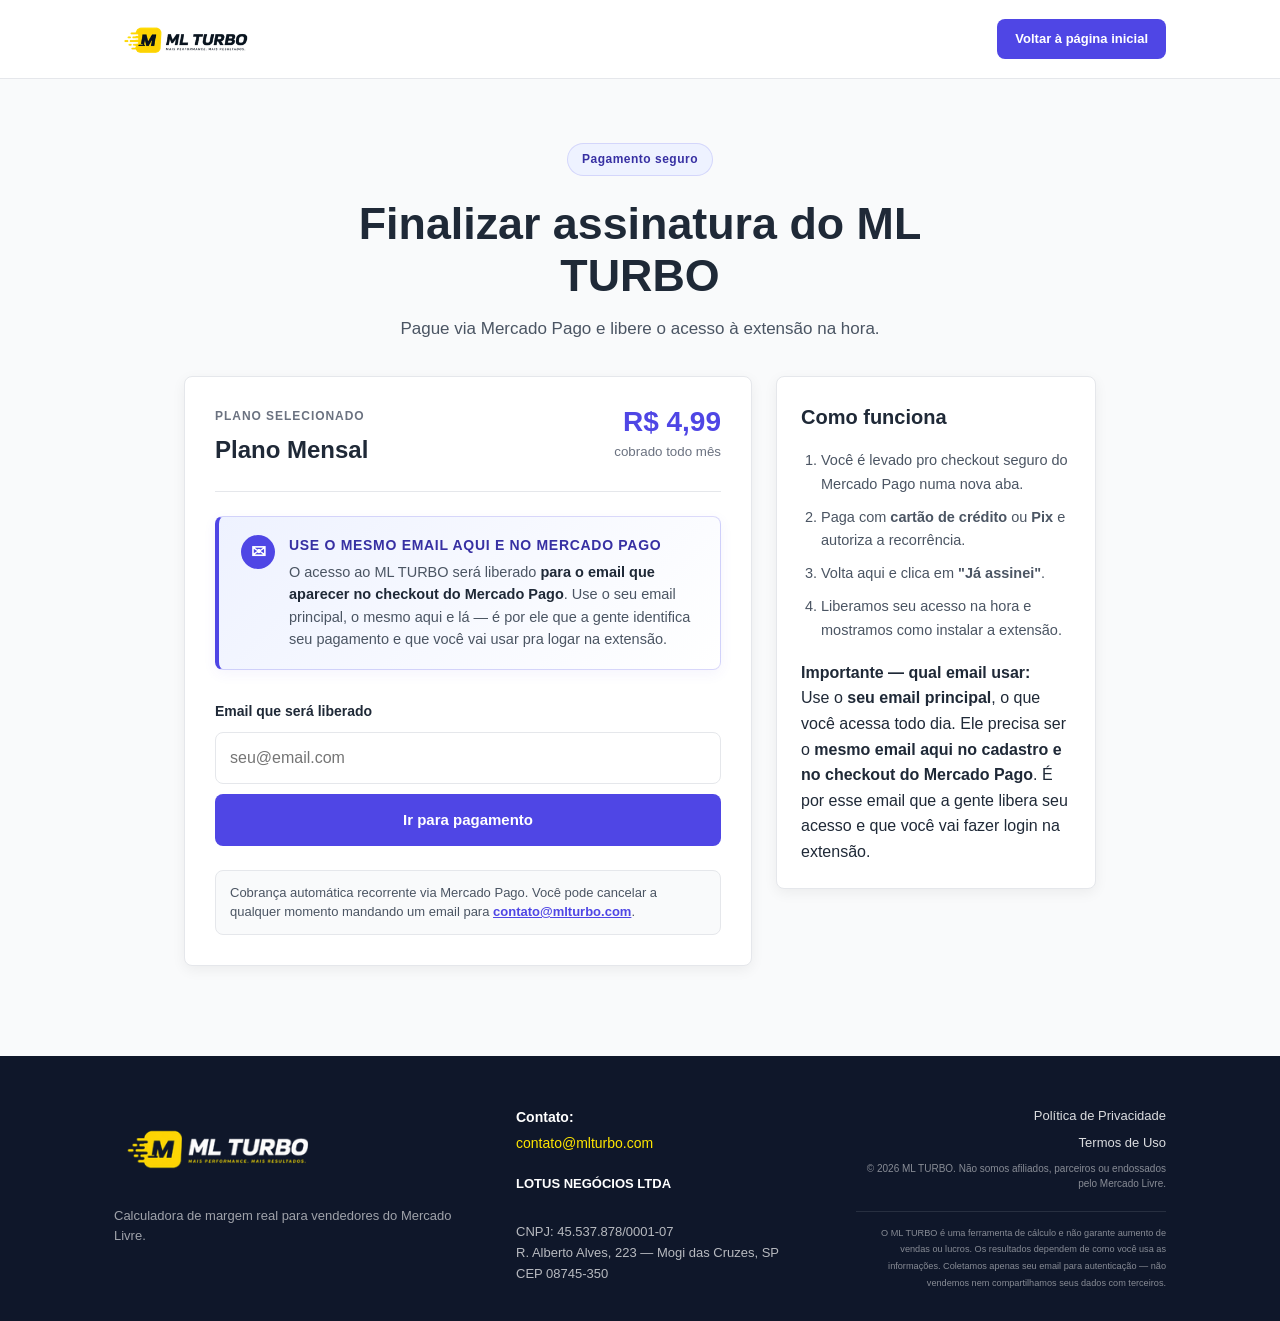
<file: checkout.html>
<!DOCTYPE html>
<html lang="pt-BR">
<head>
  <meta charset="UTF-8">
  <meta name="viewport" content="width=device-width, initial-scale=1.0">
  <meta name="description" content="Checkout do ML TURBO — finalize sua assinatura e libere o acesso à extensão.">
  <title>Checkout — ML TURBO</title>
  <link rel="icon" type="image/png" href="imagens/logo/logo4-icon.png">
  <link rel="apple-touch-icon" href="imagens/logo/logo4-icon.png">
  <link rel="stylesheet" href="styles.css">
</head>
<body>
  <header class="topo">
    <div class="container topo-conteudo">
      <a href="index.html" class="marca" aria-label="ML TURBO — Mais performance. Mais resultados.">
        <img src="imagens/logo/Logo1-original-branco.png" alt="ML TURBO">
      </a>
      <a href="index.html" class="botao botao-primario botao-pequeno">Voltar à página inicial</a>
    </div>
  </header>

  <main class="checkout-page">
    <div class="container container-estreito">
      <section class="checkout-hero">
        <span class="badge">Pagamento seguro</span>
        <h1>Finalizar assinatura do ML TURBO</h1>
        <p>Pague via Mercado Pago e libere o acesso à extensão na hora.</p>
      </section>

      <section class="checkout-painel">
        <div class="checkout-card">
          <div class="checkout-card-header">
            <div>
              <p class="checkout-label">Plano selecionado</p>
              <h2 id="checkout-plan-name">Plano Mensal</h2>
            </div>
            <div class="checkout-preco">
              <span id="checkout-plan-price">R$ 4,99</span>
              <small id="checkout-plan-description">cobrado todo mês</small>
            </div>
          </div>

          <div id="checkout-form" class="checkout-form">
            <div class="aviso-email compacto">
              <div class="aviso-email-icone" aria-hidden="true">✉</div>
              <div class="aviso-email-texto">
                <span class="aviso-email-titulo">Use o mesmo email aqui e no Mercado Pago</span>
                O acesso ao ML TURBO será liberado <strong>para o email que aparecer no checkout do Mercado Pago</strong>. Use o seu email principal, o mesmo aqui e lá — é por ele que a gente identifica seu pagamento e que você vai usar pra logar na extensão.
              </div>
            </div>

            <label class="campo-label" for="email">Email que será liberado</label>
            <input id="email" type="email" placeholder="seu@email.com" required autocomplete="email">

            <a id="botao-pagamento" target="_blank" rel="noopener" class="botao botao-primario botao-largura-total">Ir para pagamento</a>

            <p class="checkout-recorrencia">
              Cobrança automática recorrente via Mercado Pago. Você pode cancelar a qualquer momento mandando um email para <a href="mailto:contato@mlturbo.com">contato@mlturbo.com</a>.
            </p>
          </div>
        </div>

        <aside class="checkout-help">
          <h2>Como funciona</h2>
          <ol>
            <li>Você é levado pro checkout seguro do Mercado Pago numa nova aba.</li>
            <li>Paga com <strong>cartão de crédito</strong> ou <strong>Pix</strong> e autoriza a recorrência.</li>
            <li>Volta aqui e clica em <strong>"Já assinei"</strong>.</li>
            <li>Liberamos seu acesso na hora e mostramos como instalar a extensão.</li>
          </ol>
          <p class="checkout-help-strong">Importante — qual email usar:</p>
          <p>Use o <strong>seu email principal</strong>, o que você acessa todo dia. Ele precisa ser o <strong>mesmo email aqui no cadastro e no checkout do Mercado Pago</strong>. É por esse email que a gente libera seu acesso e que você vai fazer login na extensão.</p>
        </aside>
      </section>
    </div>
  </main>

  <footer class="rodape">
    <div class="container rodape-conteudo">
      <div>
        <span class="marca">
          <img src="imagens/logo/logo2-fundo-escuro.png" alt="ML TURBO">
        </span>
        <span class="marca-tagline">Mais performance. Mais resultados.</span>
        <p class="rodape-descricao">Calculadora de margem real para vendedores do Mercado Livre.</p>
      </div>
      <div class="rodape-info">
        <div class="rodape-contato">
          <strong>Contato:</strong>
          <a href="mailto:contato@mlturbo.com">contato@mlturbo.com</a>
        </div>
        <div class="rodape-empresa">
          <p><strong>LOTUS NEGÓCIOS LTDA</strong><br>
          CNPJ: 45.537.878/0001-07<br>
          R. Alberto Alves, 223 — Mogi das Cruzes, SP<br>
          CEP 08745-350</p>
        </div>
      </div>
      <div class="rodape-creditos">
        <a href="privacidade.html" class="rodape-link">Política de Privacidade</a>
        <a href="termos-uso.html" class="rodape-link">Termos de Uso</a>
        <small>© 2026 ML TURBO. Não somos afiliados, parceiros ou endossados pelo Mercado Livre.</small>
        <p class="rodape-disclaimer">
          <small>
            O ML TURBO é uma ferramenta de cálculo e não garante aumento de vendas ou lucros.
            Os resultados dependem de como você usa as informações. Coletamos apenas seu email para autenticação —
            não vendemos nem compartilhamos seus dados com terceiros.
          </small>
        </p>
      </div>
    </div>
  </footer>

  <script src="checkout.js"></script>
</body>
</html>
</file>
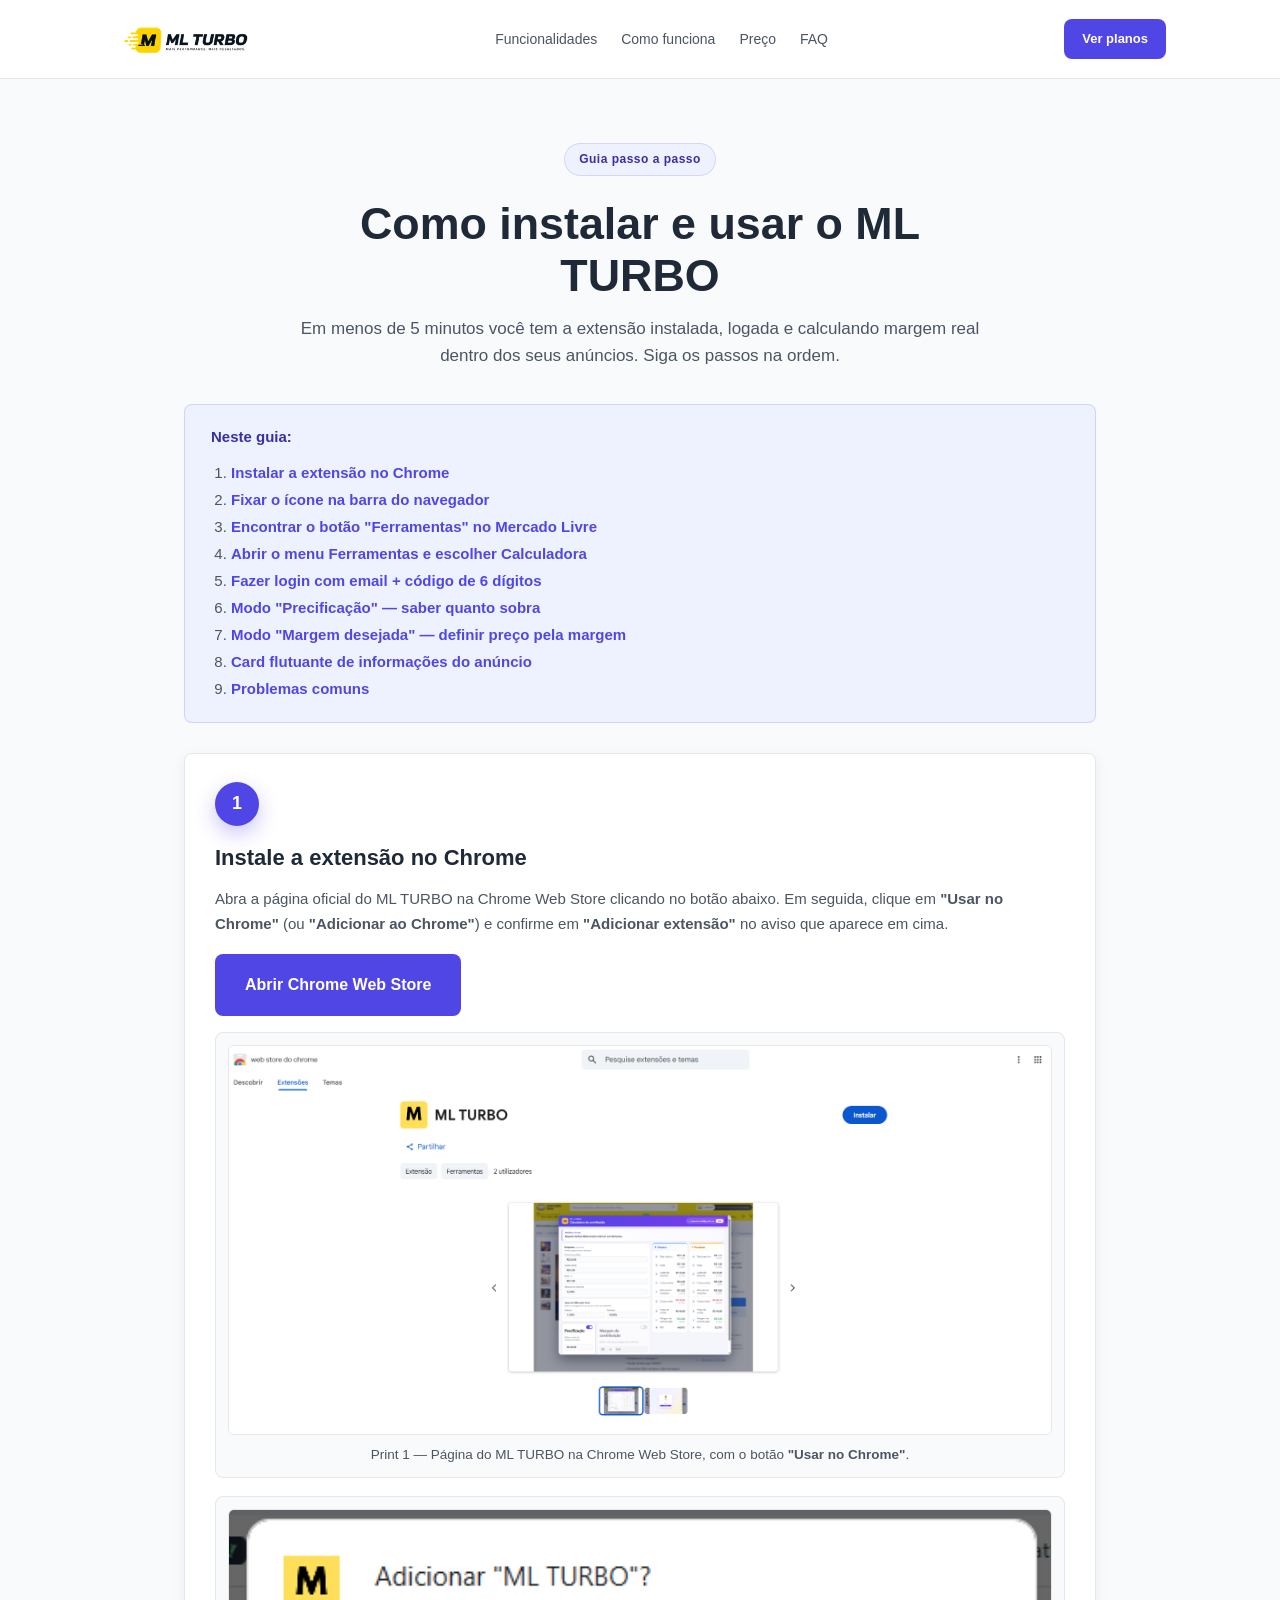
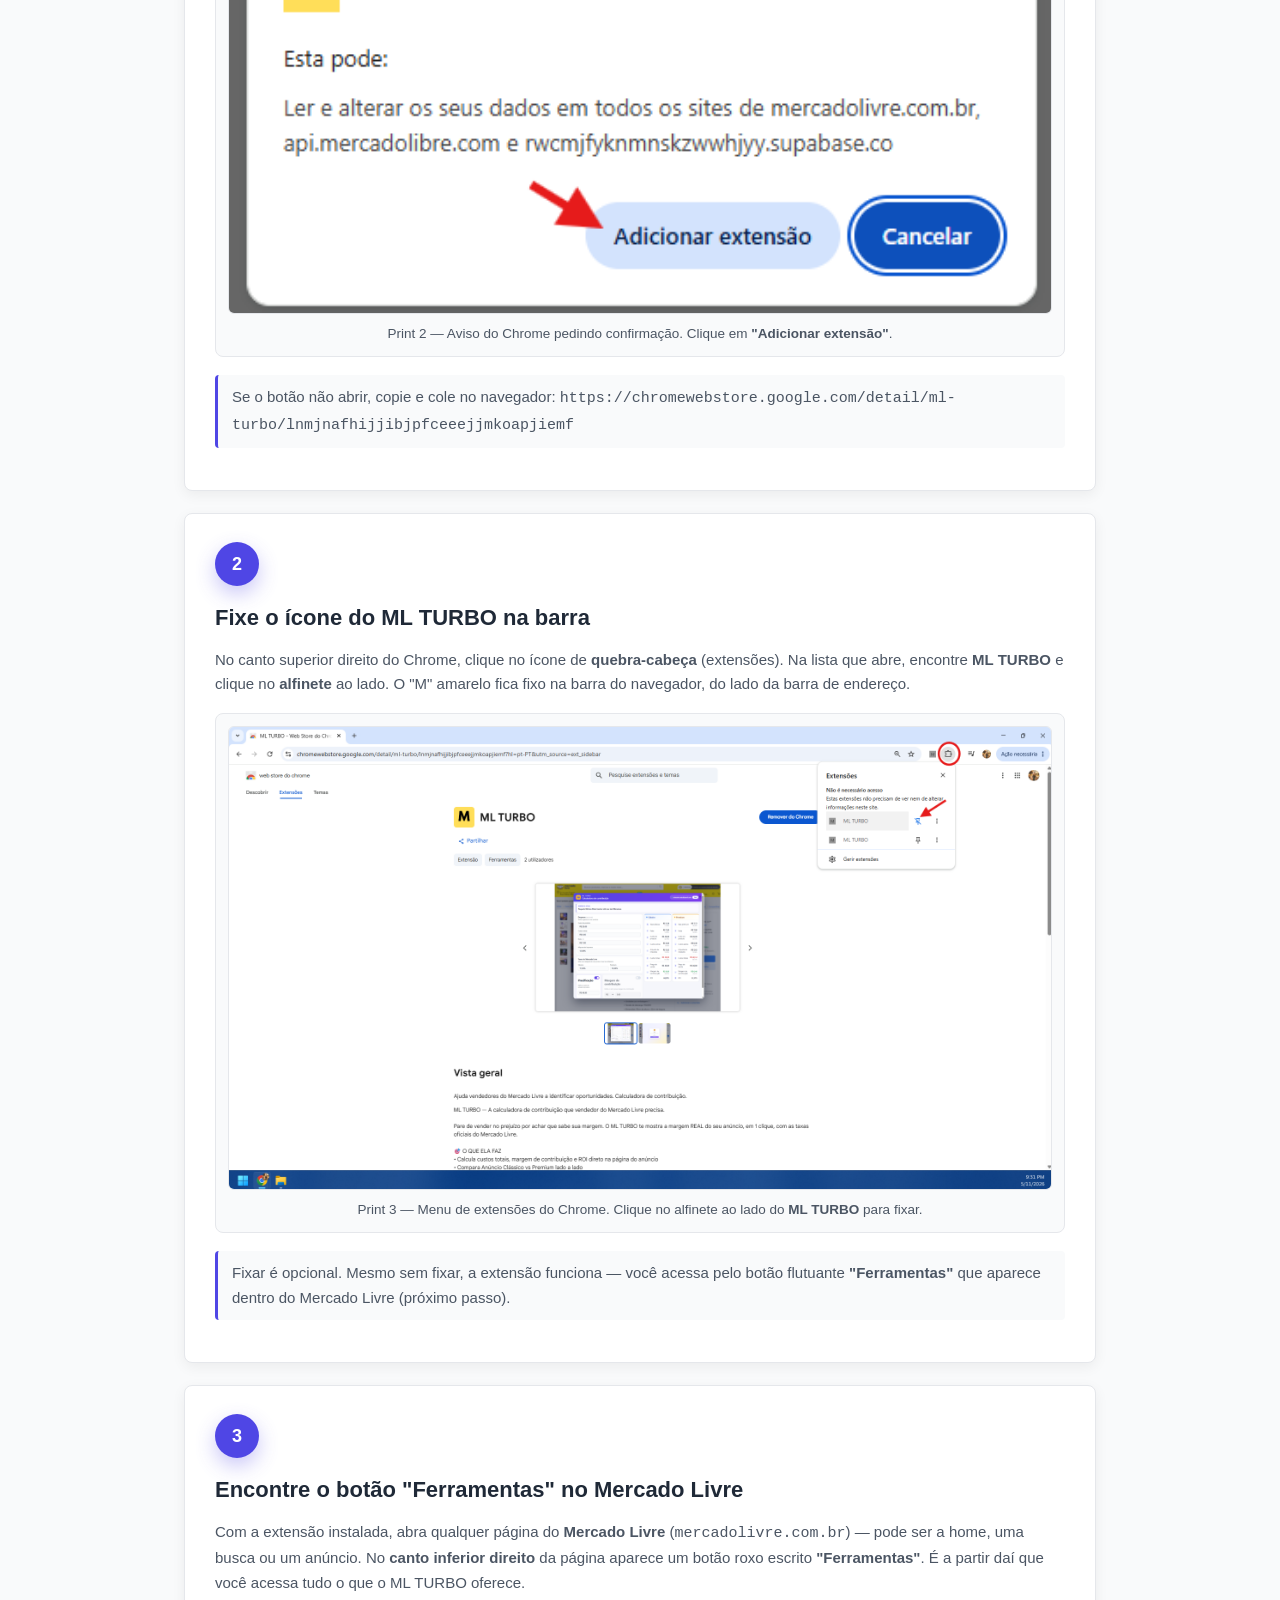
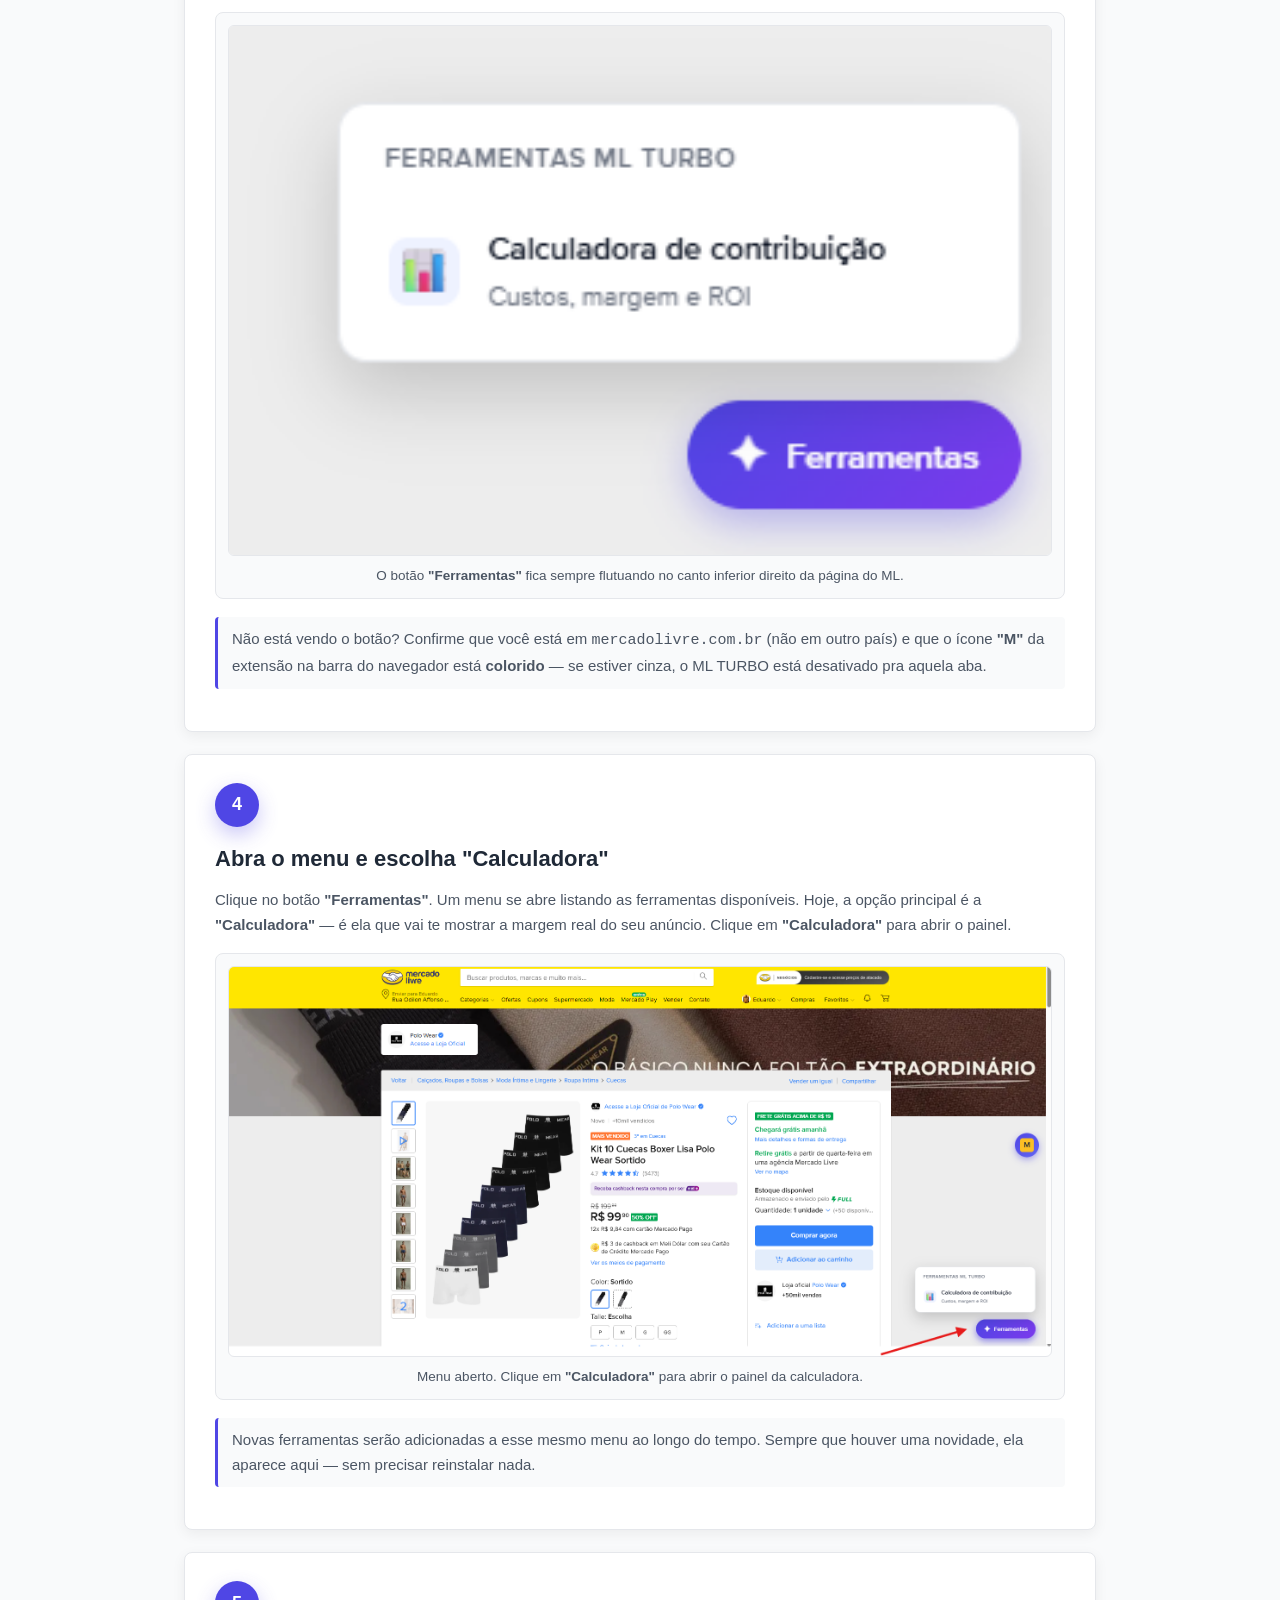
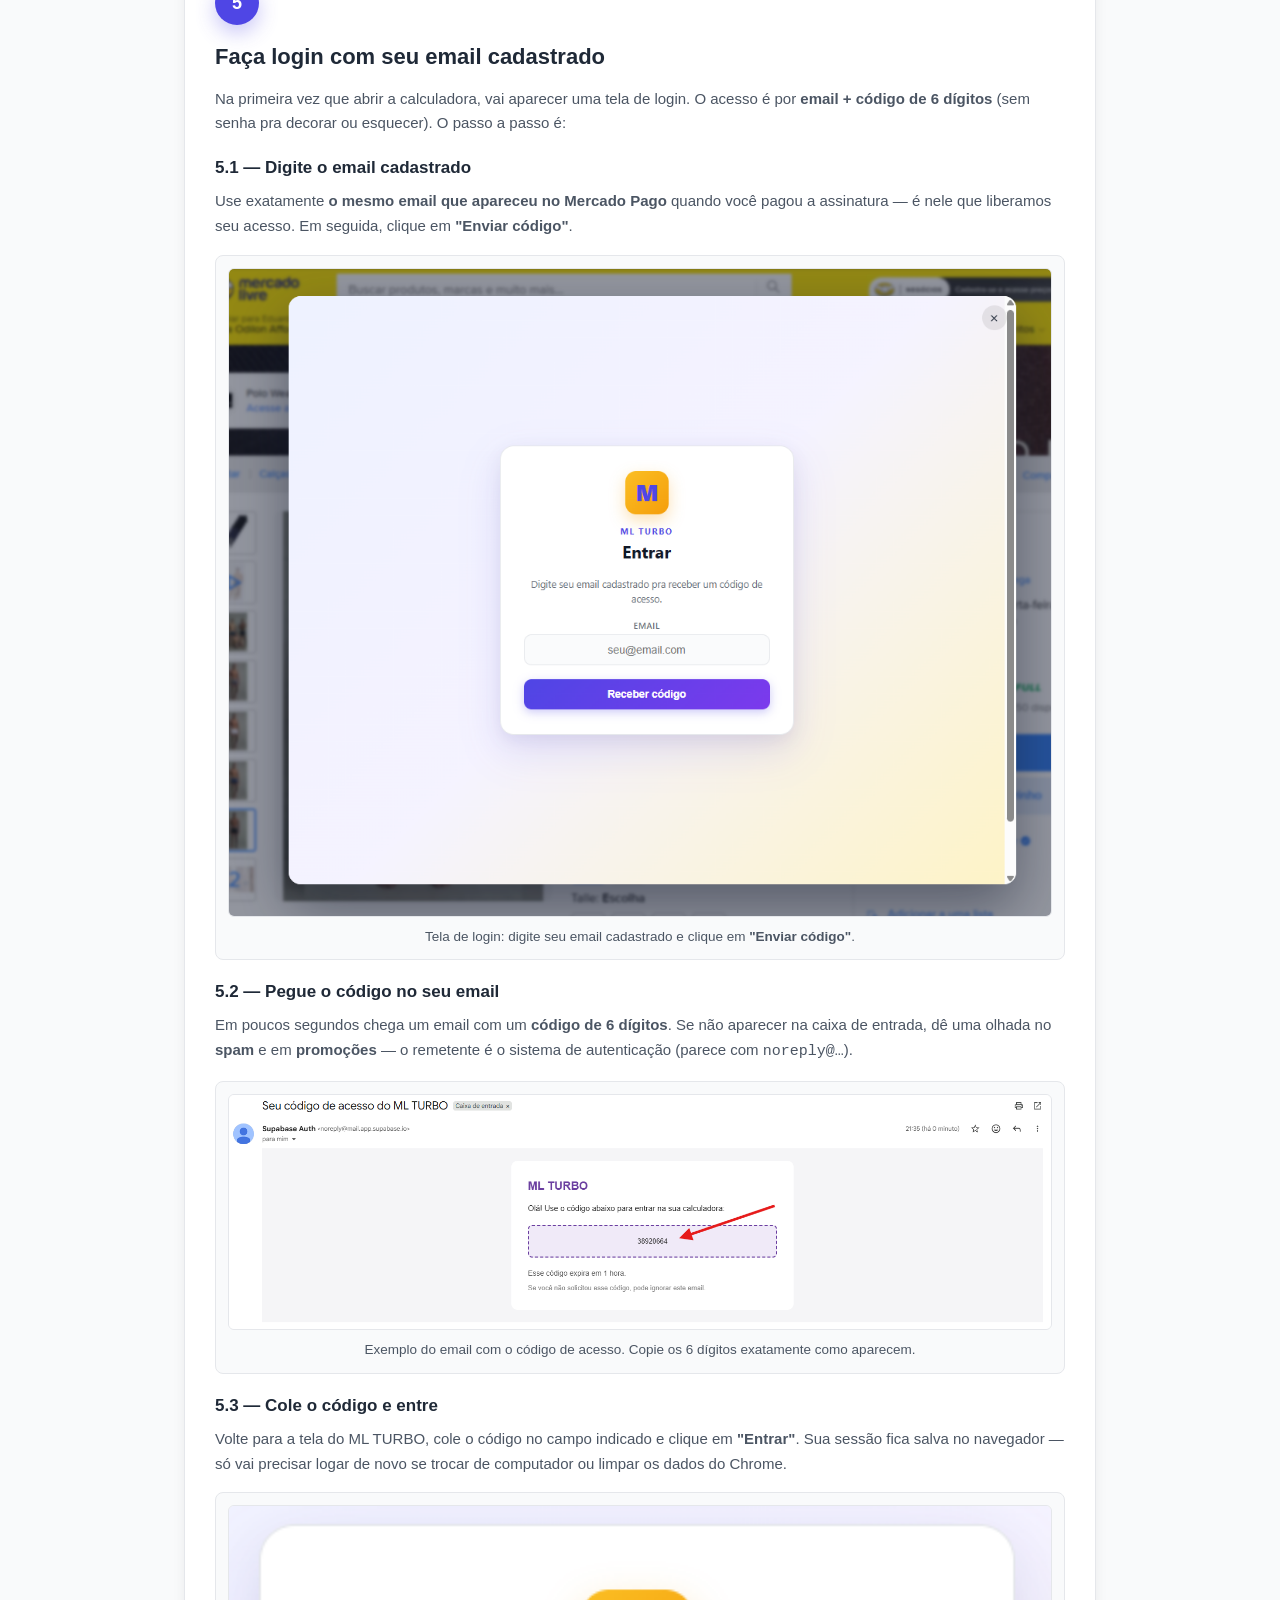
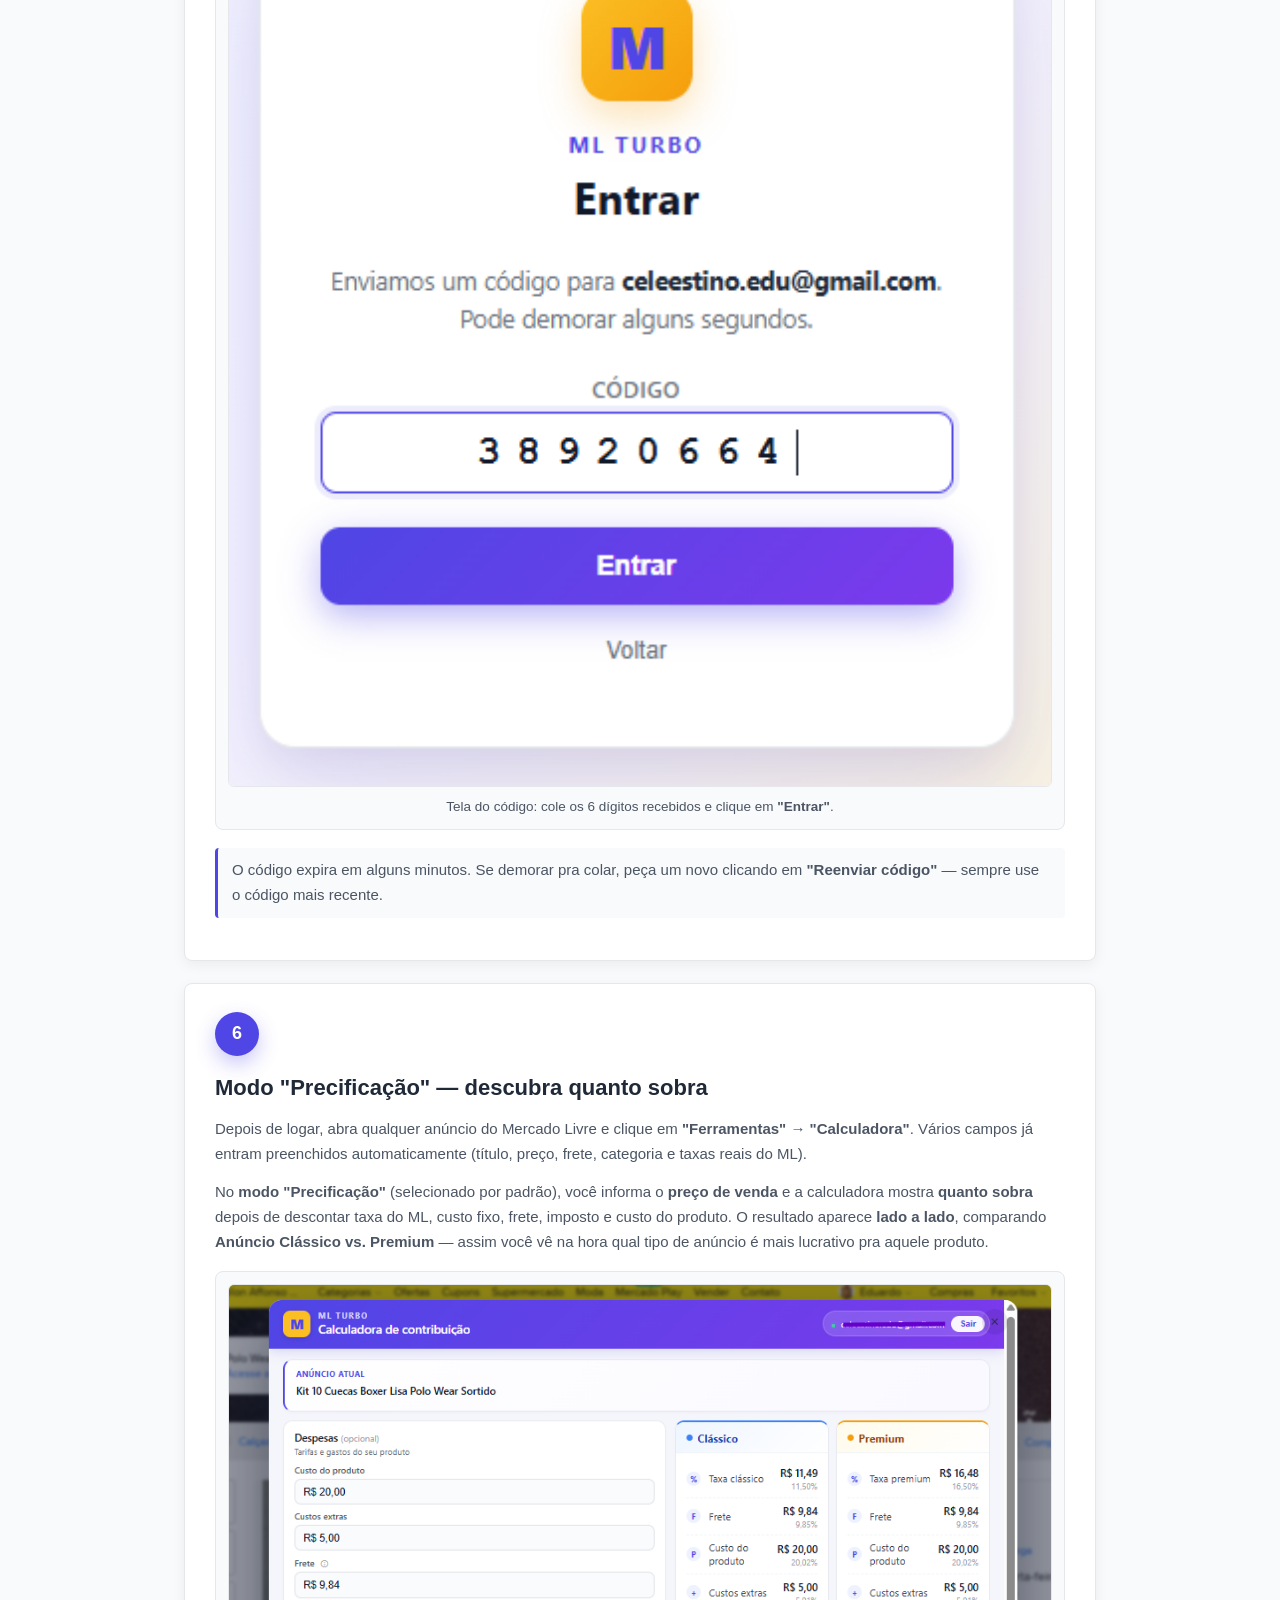
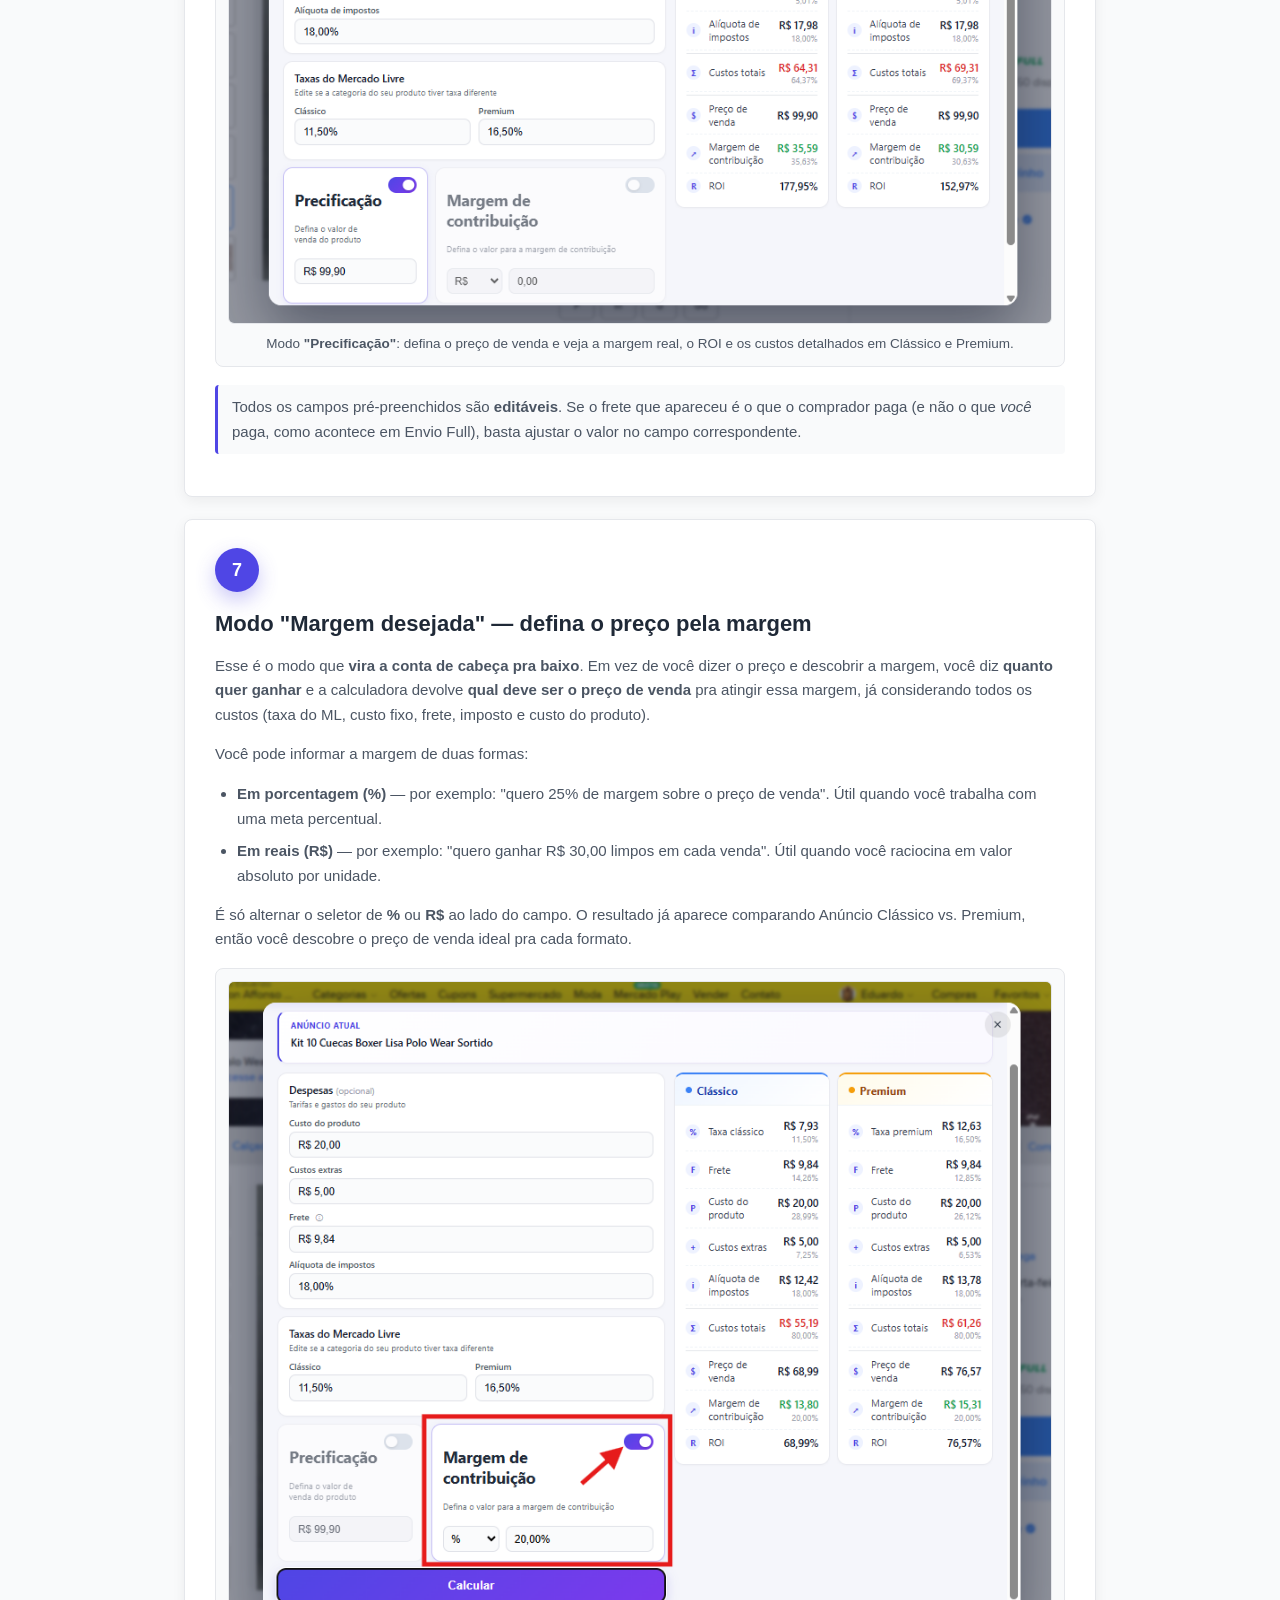
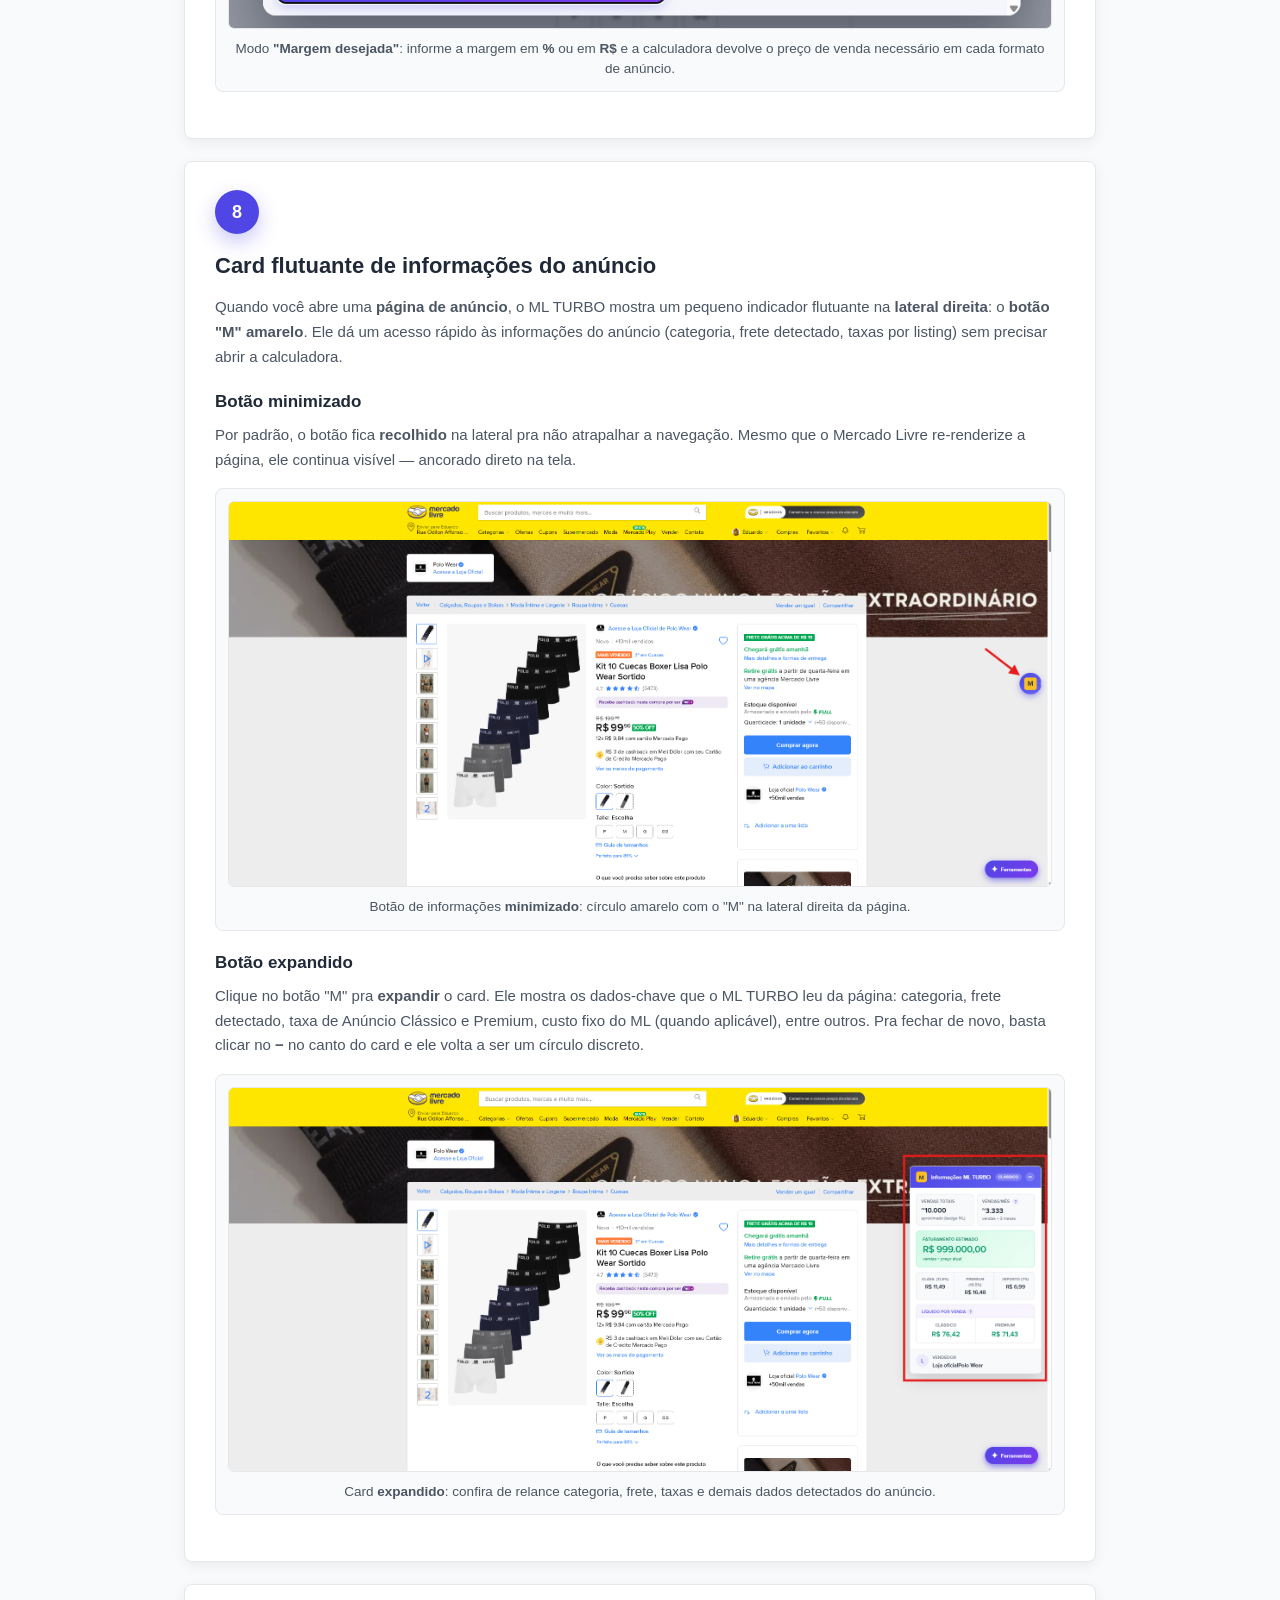
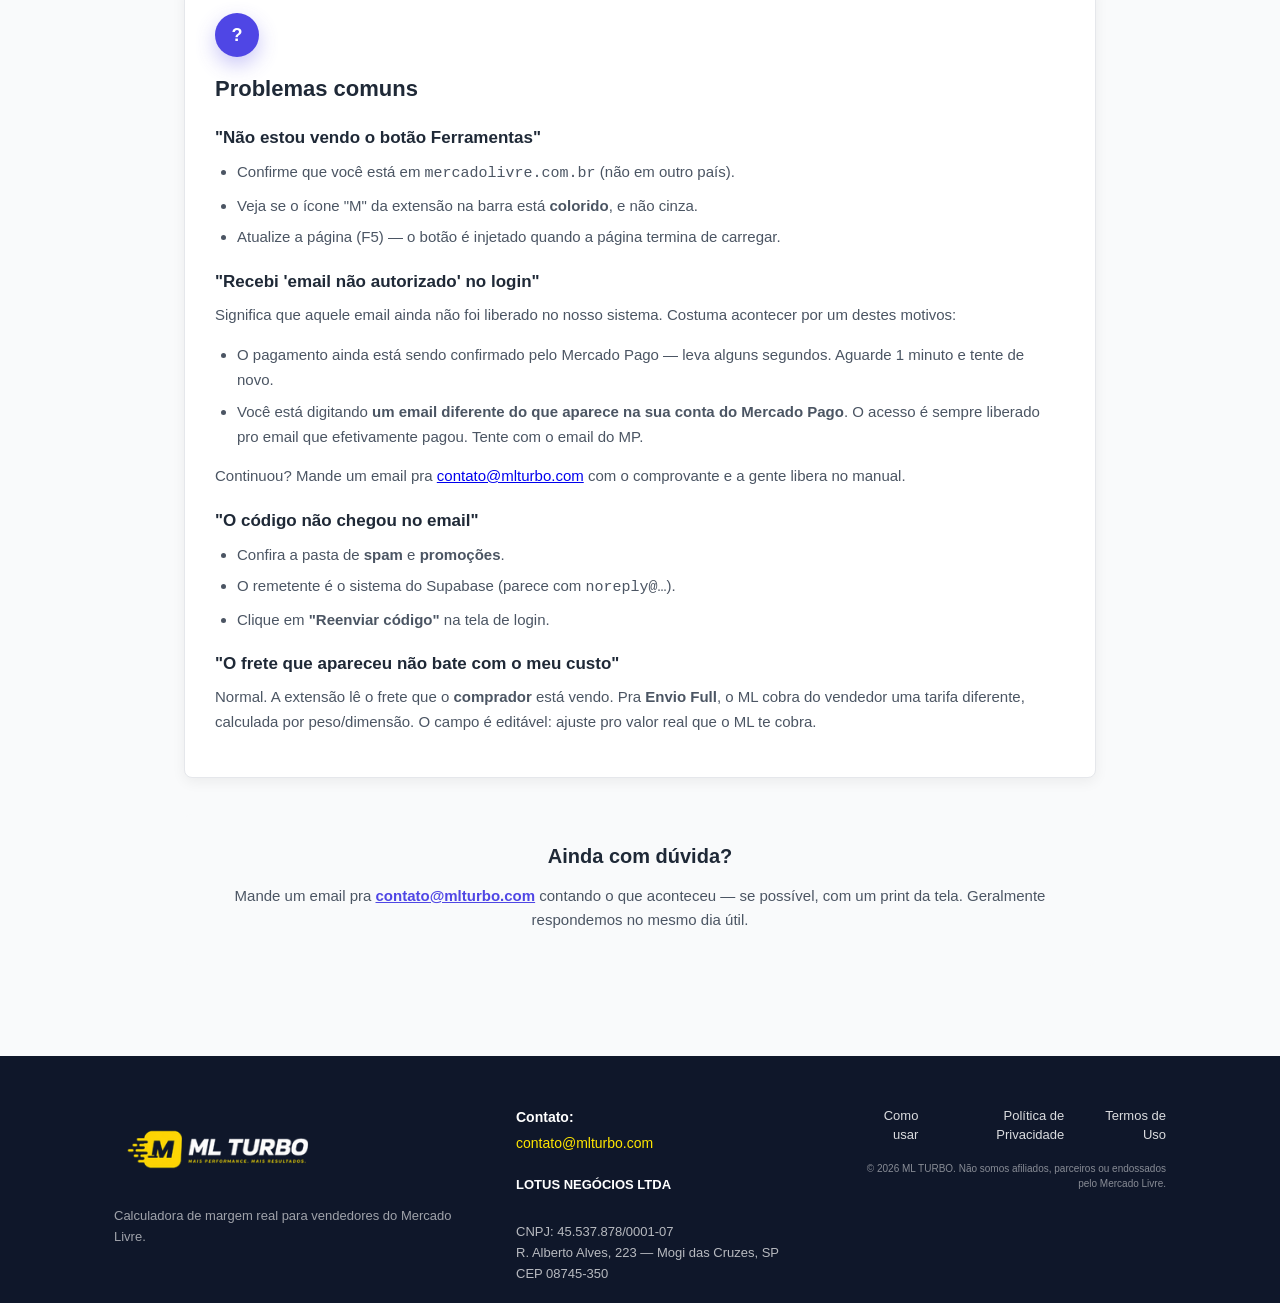
<file: instrucoes.html>
<!DOCTYPE html>
<html lang="pt-BR">
<head>
  <meta charset="UTF-8">
  <meta name="viewport" content="width=device-width, initial-scale=1.0">
  <meta name="description" content="Como instalar e usar o ML TURBO — guia passo a passo com prints da extensão para vendedores do Mercado Livre.">
  <title>Como instalar e usar — ML TURBO</title>
  <link rel="icon" type="image/png" href="imagens/logo/logo4-icon.png">
  <link rel="apple-touch-icon" href="imagens/logo/logo4-icon.png">
  <link rel="stylesheet" href="styles.css">
</head>
<body>
  <header class="topo">
    <div class="container topo-conteudo">
      <a href="index.html" class="marca" aria-label="ML TURBO — Mais performance. Mais resultados.">
        <img src="imagens/logo/Logo1-original-branco.png" alt="ML TURBO">
      </a>
      <nav class="topo-nav" id="topo-nav">
        <a href="index.html#funcionalidades">Funcionalidades</a>
        <a href="index.html#como-funciona">Como funciona</a>
        <a href="index.html#preco">Preço</a>
        <a href="index.html#faq">FAQ</a>
        <a href="index.html#preco" class="botao botao-primario botao-pequeno topo-cta-mobile">Ver planos</a>
      </nav>
      <a href="index.html#preco" class="botao botao-primario botao-pequeno">Ver planos</a>
      <button class="topo-toggle" aria-label="Abrir menu" aria-expanded="false" aria-controls="topo-nav">
        <span></span><span></span><span></span>
      </button>
    </div>
  </header>

  <main class="checkout-page">
    <div class="container container-estreito">
      <section class="checkout-hero">
        <span class="badge">Guia passo a passo</span>
        <h1>Como instalar e usar o ML TURBO</h1>
        <p>
          Em menos de 5 minutos você tem a extensão instalada, logada e calculando margem
          real dentro dos seus anúncios. Siga os passos na ordem.
        </p>
      </section>

      <section class="instrucoes-indice">
        <strong>Neste guia:</strong>
        <ol>
          <li><a href="#passo-1">Instalar a extensão no Chrome</a></li>
          <li><a href="#passo-2">Fixar o ícone na barra do navegador</a></li>
          <li><a href="#passo-3">Encontrar o botão "Ferramentas" no Mercado Livre</a></li>
          <li><a href="#passo-4">Abrir o menu Ferramentas e escolher Calculadora</a></li>
          <li><a href="#passo-5">Fazer login com email + código de 6 dígitos</a></li>
          <li><a href="#passo-6">Modo "Precificação" — saber quanto sobra</a></li>
          <li><a href="#passo-7">Modo "Margem desejada" — definir preço pela margem</a></li>
          <li><a href="#passo-8">Card flutuante de informações do anúncio</a></li>
          <li><a href="#problemas">Problemas comuns</a></li>
        </ol>
      </section>

      <section class="boas-vindas-passos">

        <article class="passo-card" id="passo-1">
          <div class="passo-numero">1</div>
          <h2>Instale a extensão no Chrome</h2>
          <p>
            Abra a página oficial do ML TURBO na Chrome Web Store clicando no botão abaixo.
            Em seguida, clique em <strong>"Usar no Chrome"</strong> (ou
            <strong>"Adicionar ao Chrome"</strong>) e confirme em <strong>"Adicionar extensão"</strong>
            no aviso que aparece em cima.
          </p>
          <a href="https://chromewebstore.google.com/detail/ml-turbo/lnmjnafhijjibjpfceeejjmkoapjiemf" target="_blank" rel="noopener" class="botao botao-primario botao-grande">Abrir Chrome Web Store</a>

          <figure class="instrucao-imagem">
            <img src="imagens/instrucoes/01-chrome-web-store.png" alt="Página do ML TURBO na Chrome Web Store com o botão Usar no Chrome em destaque">
            <figcaption>Print 1 — Página do ML TURBO na Chrome Web Store, com o botão <strong>"Usar no Chrome"</strong>.</figcaption>
          </figure>

          <figure class="instrucao-imagem">
            <img src="imagens/instrucoes/02-confirmar-instalacao.png" alt="Janela de confirmação do Chrome perguntando se deseja adicionar a extensão">
            <figcaption>Print 2 — Aviso do Chrome pedindo confirmação. Clique em <strong>"Adicionar extensão"</strong>.</figcaption>
          </figure>

          <p class="passo-aviso">
            Se o botão não abrir, copie e cole no navegador:
            <code>https://chromewebstore.google.com/detail/ml-turbo/lnmjnafhijjibjpfceeejjmkoapjiemf</code>
          </p>
        </article>

        <article class="passo-card" id="passo-2">
          <div class="passo-numero">2</div>
          <h2>Fixe o ícone do ML TURBO na barra</h2>
          <p>
            No canto superior direito do Chrome, clique no ícone de <strong>quebra-cabeça</strong>
            (extensões). Na lista que abre, encontre <strong>ML TURBO</strong> e clique no
            <strong>alfinete</strong> ao lado. O "M" amarelo fica fixo na barra do navegador,
            do lado da barra de endereço.
          </p>

          <figure class="instrucao-imagem">
            <img src="imagens/instrucoes/03-fixar-extensao.png" alt="Menu de extensões do Chrome com o alfinete do ML TURBO destacado">
            <figcaption>Print 3 — Menu de extensões do Chrome. Clique no alfinete ao lado do <strong>ML TURBO</strong> para fixar.</figcaption>
          </figure>

          <p class="passo-aviso">
            Fixar é opcional. Mesmo sem fixar, a extensão funciona — você acessa pelo botão
            flutuante <strong>"Ferramentas"</strong> que aparece dentro do Mercado Livre (próximo passo).
          </p>
        </article>

        <article class="passo-card" id="passo-3">
          <div class="passo-numero">3</div>
          <h2>Encontre o botão "Ferramentas" no Mercado Livre</h2>
          <p>
            Com a extensão instalada, abra qualquer página do <strong>Mercado Livre</strong>
            (<code>mercadolivre.com.br</code>) — pode ser a home, uma busca ou um anúncio.
            No <strong>canto inferior direito</strong> da página aparece um botão roxo escrito
            <strong>"Ferramentas"</strong>. É a partir daí que você acessa tudo o que o ML TURBO
            oferece.
          </p>

          <figure class="instrucao-imagem">
            <img src="imagens/instrucoes/04-botao-ferramentas.png" alt="Página do Mercado Livre com o botão flutuante Ferramentas no canto inferior direito">
            <figcaption>O botão <strong>"Ferramentas"</strong> fica sempre flutuando no canto inferior direito da página do ML.</figcaption>
          </figure>

          <p class="passo-aviso">
            Não está vendo o botão? Confirme que você está em <code>mercadolivre.com.br</code>
            (não em outro país) e que o ícone <strong>"M"</strong> da extensão na barra do
            navegador está <strong>colorido</strong> — se estiver cinza, o ML TURBO está
            desativado pra aquela aba.
          </p>
        </article>

        <article class="passo-card" id="passo-4">
          <div class="passo-numero">4</div>
          <h2>Abra o menu e escolha "Calculadora"</h2>
          <p>
            Clique no botão <strong>"Ferramentas"</strong>. Um menu se abre listando as
            ferramentas disponíveis. Hoje, a opção principal é a <strong>"Calculadora"</strong> —
            é ela que vai te mostrar a margem real do seu anúncio. Clique em
            <strong>"Calculadora"</strong> para abrir o painel.
          </p>

          <figure class="instrucao-imagem">
            <img src="imagens/instrucoes/05-menu-ferramentas-aberto.png" alt="Menu Ferramentas aberto mostrando a opção Calculadora">
            <figcaption>Menu aberto. Clique em <strong>"Calculadora"</strong> para abrir o painel da calculadora.</figcaption>
          </figure>

          <p class="passo-aviso">
            Novas ferramentas serão adicionadas a esse mesmo menu ao longo do tempo. Sempre que
            houver uma novidade, ela aparece aqui — sem precisar reinstalar nada.
          </p>
        </article>

        <article class="passo-card" id="passo-5">
          <div class="passo-numero">5</div>
          <h2>Faça login com seu email cadastrado</h2>
          <p>
            Na primeira vez que abrir a calculadora, vai aparecer uma tela de login.
            O acesso é por <strong>email + código de 6 dígitos</strong> (sem senha pra decorar
            ou esquecer). O passo a passo é:
          </p>

          <h3 class="instrucoes-subtitulo">5.1 — Digite o email cadastrado</h3>
          <p>
            Use exatamente <strong>o mesmo email que apareceu no Mercado Pago</strong> quando
            você pagou a assinatura — é nele que liberamos seu acesso. Em seguida, clique em
            <strong>"Enviar código"</strong>.
          </p>

          <figure class="instrucao-imagem">
            <img src="imagens/instrucoes/06-login-email.png" alt="Tela de login do ML TURBO pedindo o email do usuário">
            <figcaption>Tela de login: digite seu email cadastrado e clique em <strong>"Enviar código"</strong>.</figcaption>
          </figure>

          <h3 class="instrucoes-subtitulo">5.2 — Pegue o código no seu email</h3>
          <p>
            Em poucos segundos chega um email com um <strong>código de 6 dígitos</strong>.
            Se não aparecer na caixa de entrada, dê uma olhada no <strong>spam</strong> e em
            <strong>promoções</strong> — o remetente é o sistema de autenticação (parece com
            <code>noreply@…</code>).
          </p>

          <figure class="instrucao-imagem">
            <img src="imagens/instrucoes/06-1-email-codigo-acesso.png" alt="Email recebido pelo usuário contendo o código de acesso de 6 dígitos">
            <figcaption>Exemplo do email com o código de acesso. Copie os 6 dígitos exatamente como aparecem.</figcaption>
          </figure>

          <h3 class="instrucoes-subtitulo">5.3 — Cole o código e entre</h3>
          <p>
            Volte para a tela do ML TURBO, cole o código no campo indicado e clique em
            <strong>"Entrar"</strong>. Sua sessão fica salva no navegador — só vai precisar
            logar de novo se trocar de computador ou limpar os dados do Chrome.
          </p>

          <figure class="instrucao-imagem">
            <img src="imagens/instrucoes/07-login-codigo.png" alt="Tela de login do ML TURBO pedindo o código de 6 dígitos recebido por email">
            <figcaption>Tela do código: cole os 6 dígitos recebidos e clique em <strong>"Entrar"</strong>.</figcaption>
          </figure>

          <p class="passo-aviso">
            O código expira em alguns minutos. Se demorar pra colar, peça um novo clicando em
            <strong>"Reenviar código"</strong> — sempre use o código mais recente.
          </p>
        </article>

        <article class="passo-card" id="passo-6">
          <div class="passo-numero">6</div>
          <h2>Modo "Precificação" — descubra quanto sobra</h2>
          <p>
            Depois de logar, abra qualquer anúncio do Mercado Livre e clique em
            <strong>"Ferramentas" → "Calculadora"</strong>. Vários campos já entram preenchidos
            automaticamente (título, preço, frete, categoria e taxas reais do ML).
          </p>
          <p>
            No <strong>modo "Precificação"</strong> (selecionado por padrão), você informa o
            <strong>preço de venda</strong> e a calculadora mostra <strong>quanto sobra</strong>
            depois de descontar taxa do ML, custo fixo, frete, imposto e custo do produto.
            O resultado aparece <strong>lado a lado</strong>, comparando
            <strong>Anúncio Clássico vs. Premium</strong> — assim você vê na hora qual tipo
            de anúncio é mais lucrativo pra aquele produto.
          </p>

          <figure class="instrucao-imagem">
            <img src="imagens/instrucoes/08-calculadora-anuncio-atual.png" alt="Painel da calculadora no modo Precificação, mostrando o card ANÚNCIO ATUAL e os resultados de Clássico vs Premium">
            <figcaption>Modo <strong>"Precificação"</strong>: defina o preço de venda e veja a margem real, o ROI e os custos detalhados em Clássico e Premium.</figcaption>
          </figure>

          <p class="passo-aviso">
            Todos os campos pré-preenchidos são <strong>editáveis</strong>. Se o frete que
            apareceu é o que o comprador paga (e não o que <em>você</em> paga, como acontece
            em Envio Full), basta ajustar o valor no campo correspondente.
          </p>
        </article>

        <article class="passo-card" id="passo-7">
          <div class="passo-numero">7</div>
          <h2>Modo "Margem desejada" — defina o preço pela margem</h2>
          <p>
            Esse é o modo que <strong>vira a conta de cabeça pra baixo</strong>. Em vez de você
            dizer o preço e descobrir a margem, você diz <strong>quanto quer ganhar</strong> e
            a calculadora devolve <strong>qual deve ser o preço de venda</strong> pra atingir
            essa margem, já considerando todos os custos (taxa do ML, custo fixo, frete,
            imposto e custo do produto).
          </p>
          <p>
            Você pode informar a margem de duas formas:
          </p>
          <ul class="passo-lista">
            <li>
              <strong>Em porcentagem (%)</strong> — por exemplo: "quero 25% de margem sobre o
              preço de venda". Útil quando você trabalha com uma meta percentual.
            </li>
            <li>
              <strong>Em reais (R$)</strong> — por exemplo: "quero ganhar R$ 30,00 limpos
              em cada venda". Útil quando você raciocina em valor absoluto por unidade.
            </li>
          </ul>
          <p>
            É só alternar o seletor de <strong>%</strong> ou <strong>R$</strong> ao lado do
            campo. O resultado já aparece comparando Anúncio Clássico vs. Premium, então você
            descobre o preço de venda ideal pra cada formato.
          </p>

          <figure class="instrucao-imagem">
            <img src="imagens/instrucoes/09-modo-margem.png" alt="Calculadora no modo Margem desejada mostrando o preço de venda calculado a partir de uma margem em porcentagem">
            <figcaption>Modo <strong>"Margem desejada"</strong>: informe a margem em <strong>%</strong> ou em <strong>R$</strong> e a calculadora devolve o preço de venda necessário em cada formato de anúncio.</figcaption>
          </figure>
        </article>

        <article class="passo-card" id="passo-8">
          <div class="passo-numero">8</div>
          <h2>Card flutuante de informações do anúncio</h2>
          <p>
            Quando você abre uma <strong>página de anúncio</strong>, o ML TURBO mostra um
            pequeno indicador flutuante na <strong>lateral direita</strong>: o
            <strong>botão "M" amarelo</strong>. Ele dá um acesso rápido às informações do anúncio
            (categoria, frete detectado, taxas por listing) sem precisar abrir a calculadora.
          </p>

          <h3 class="instrucoes-subtitulo">Botão minimizado</h3>
          <p>
            Por padrão, o botão fica <strong>recolhido</strong> na lateral pra não atrapalhar
            a navegação. Mesmo que o Mercado Livre re-renderize a página, ele continua visível —
            ancorado direto na tela.
          </p>

          <figure class="instrucao-imagem">
            <img src="imagens/instrucoes/10-botao-info.png" alt="Botão de informações do ML TURBO minimizado na lateral direita da página, em formato de círculo amarelo com a letra M">
            <figcaption>Botão de informações <strong>minimizado</strong>: círculo amarelo com o "M" na lateral direita da página.</figcaption>
          </figure>

          <h3 class="instrucoes-subtitulo">Botão expandido</h3>
          <p>
            Clique no botão "M" pra <strong>expandir</strong> o card. Ele mostra os dados-chave
            que o ML TURBO leu da página: categoria, frete detectado, taxa de Anúncio Clássico
            e Premium, custo fixo do ML (quando aplicável), entre outros. Pra fechar de novo,
            basta clicar no <strong>−</strong> no canto do card e ele volta a ser um círculo
            discreto.
          </p>

          <figure class="instrucao-imagem">
            <img src="imagens/instrucoes/11-botao-info-expandido.png" alt="Card de informações do ML TURBO expandido, mostrando categoria, frete, taxas e demais dados detectados na página do anúncio">
            <figcaption>Card <strong>expandido</strong>: confira de relance categoria, frete, taxas e demais dados detectados do anúncio.</figcaption>
          </figure>
        </article>

        <article class="passo-card" id="problemas">
          <div class="passo-numero">?</div>
          <h2>Problemas comuns</h2>

          <h3 class="instrucoes-subtitulo">"Não estou vendo o botão Ferramentas"</h3>
          <ul class="passo-lista">
            <li>Confirme que você está em <code>mercadolivre.com.br</code> (não em outro país).</li>
            <li>Veja se o ícone "M" da extensão na barra está <strong>colorido</strong>, e não cinza.</li>
            <li>Atualize a página (F5) — o botão é injetado quando a página termina de carregar.</li>
          </ul>

          <h3 class="instrucoes-subtitulo">"Recebi 'email não autorizado' no login"</h3>
          <p>
            Significa que aquele email ainda não foi liberado no nosso sistema. Costuma acontecer
            por um destes motivos:
          </p>
          <ul class="passo-lista">
            <li>O pagamento ainda está sendo confirmado pelo Mercado Pago — leva alguns segundos.
            Aguarde 1 minuto e tente de novo.</li>
            <li>Você está digitando <strong>um email diferente do que aparece na sua conta do Mercado Pago</strong>.
            O acesso é sempre liberado pro email que efetivamente pagou. Tente com o email do MP.</li>
          </ul>
          <p>
            Continuou? Mande um email pra
            <a href="mailto:contato@mlturbo.com">contato@mlturbo.com</a> com o comprovante e
            a gente libera no manual.
          </p>

          <h3 class="instrucoes-subtitulo">"O código não chegou no email"</h3>
          <ul class="passo-lista">
            <li>Confira a pasta de <strong>spam</strong> e <strong>promoções</strong>.</li>
            <li>O remetente é o sistema do Supabase (parece com <code>noreply@…</code>).</li>
            <li>Clique em <strong>"Reenviar código"</strong> na tela de login.</li>
          </ul>

          <h3 class="instrucoes-subtitulo">"O frete que apareceu não bate com o meu custo"</h3>
          <p>
            Normal. A extensão lê o frete que o <strong>comprador</strong> está vendo. Pra
            <strong>Envio Full</strong>, o ML cobra do vendedor uma tarifa diferente, calculada
            por peso/dimensão. O campo é editável: ajuste pro valor real que o ML te cobra.
          </p>
        </article>

      </section>

      <section class="boas-vindas-suporte">
        <h2>Ainda com dúvida?</h2>
        <p>
          Mande um email pra <a href="mailto:contato@mlturbo.com">contato@mlturbo.com</a>
          contando o que aconteceu — se possível, com um print da tela. Geralmente respondemos
          no mesmo dia útil.
        </p>
      </section>
    </div>
  </main>

  <footer class="rodape">
    <div class="container rodape-conteudo">
      <div>
        <span class="marca">
          <img src="imagens/logo/logo2-fundo-escuro.png" alt="ML TURBO">
        </span>
        <span class="marca-tagline">Mais performance. Mais resultados.</span>
        <p class="rodape-descricao">Calculadora de margem real para vendedores do Mercado Livre.</p>
      </div>
      <div class="rodape-info">
        <div class="rodape-contato">
          <strong>Contato:</strong>
          <a href="mailto:contato@mlturbo.com">contato@mlturbo.com</a>
        </div>
        <div class="rodape-empresa">
          <p><strong>LOTUS NEGÓCIOS LTDA</strong><br>
          CNPJ: 45.537.878/0001-07<br>
          R. Alberto Alves, 223 — Mogi das Cruzes, SP<br>
          CEP 08745-350</p>
        </div>
      </div>
      <div class="rodape-creditos">
        <div class="rodape-links">
          <a href="instrucoes.html" class="rodape-link">Como usar</a>
          <a href="privacidade.html" class="rodape-link">Política de Privacidade</a>
          <a href="termos-uso.html" class="rodape-link">Termos de Uso</a>
        </div>
        <small>© 2026 ML TURBO. Não somos afiliados, parceiros ou endossados pelo Mercado Livre.</small>
      </div>
    </div>
  </footer>

  <script>
    // Toggle do menu mobile — mesmo padrão da home.
    (function () {
      var t = document.querySelector(".topo-toggle");
      var n = document.querySelector(".topo-nav");
      if (!t || !n) return;
      function fechar() {
        n.classList.remove("aberta");
        t.setAttribute("aria-expanded", "false");
        t.setAttribute("aria-label", "Abrir menu");
      }
      t.addEventListener("click", function () {
        var aberta = n.classList.toggle("aberta");
        t.setAttribute("aria-expanded", aberta ? "true" : "false");
        t.setAttribute("aria-label", aberta ? "Fechar menu" : "Abrir menu");
      });
      n.querySelectorAll("a").forEach(function (a) {
        a.addEventListener("click", fechar);
      });
    })();
  </script>
</body>
</html>
</file>
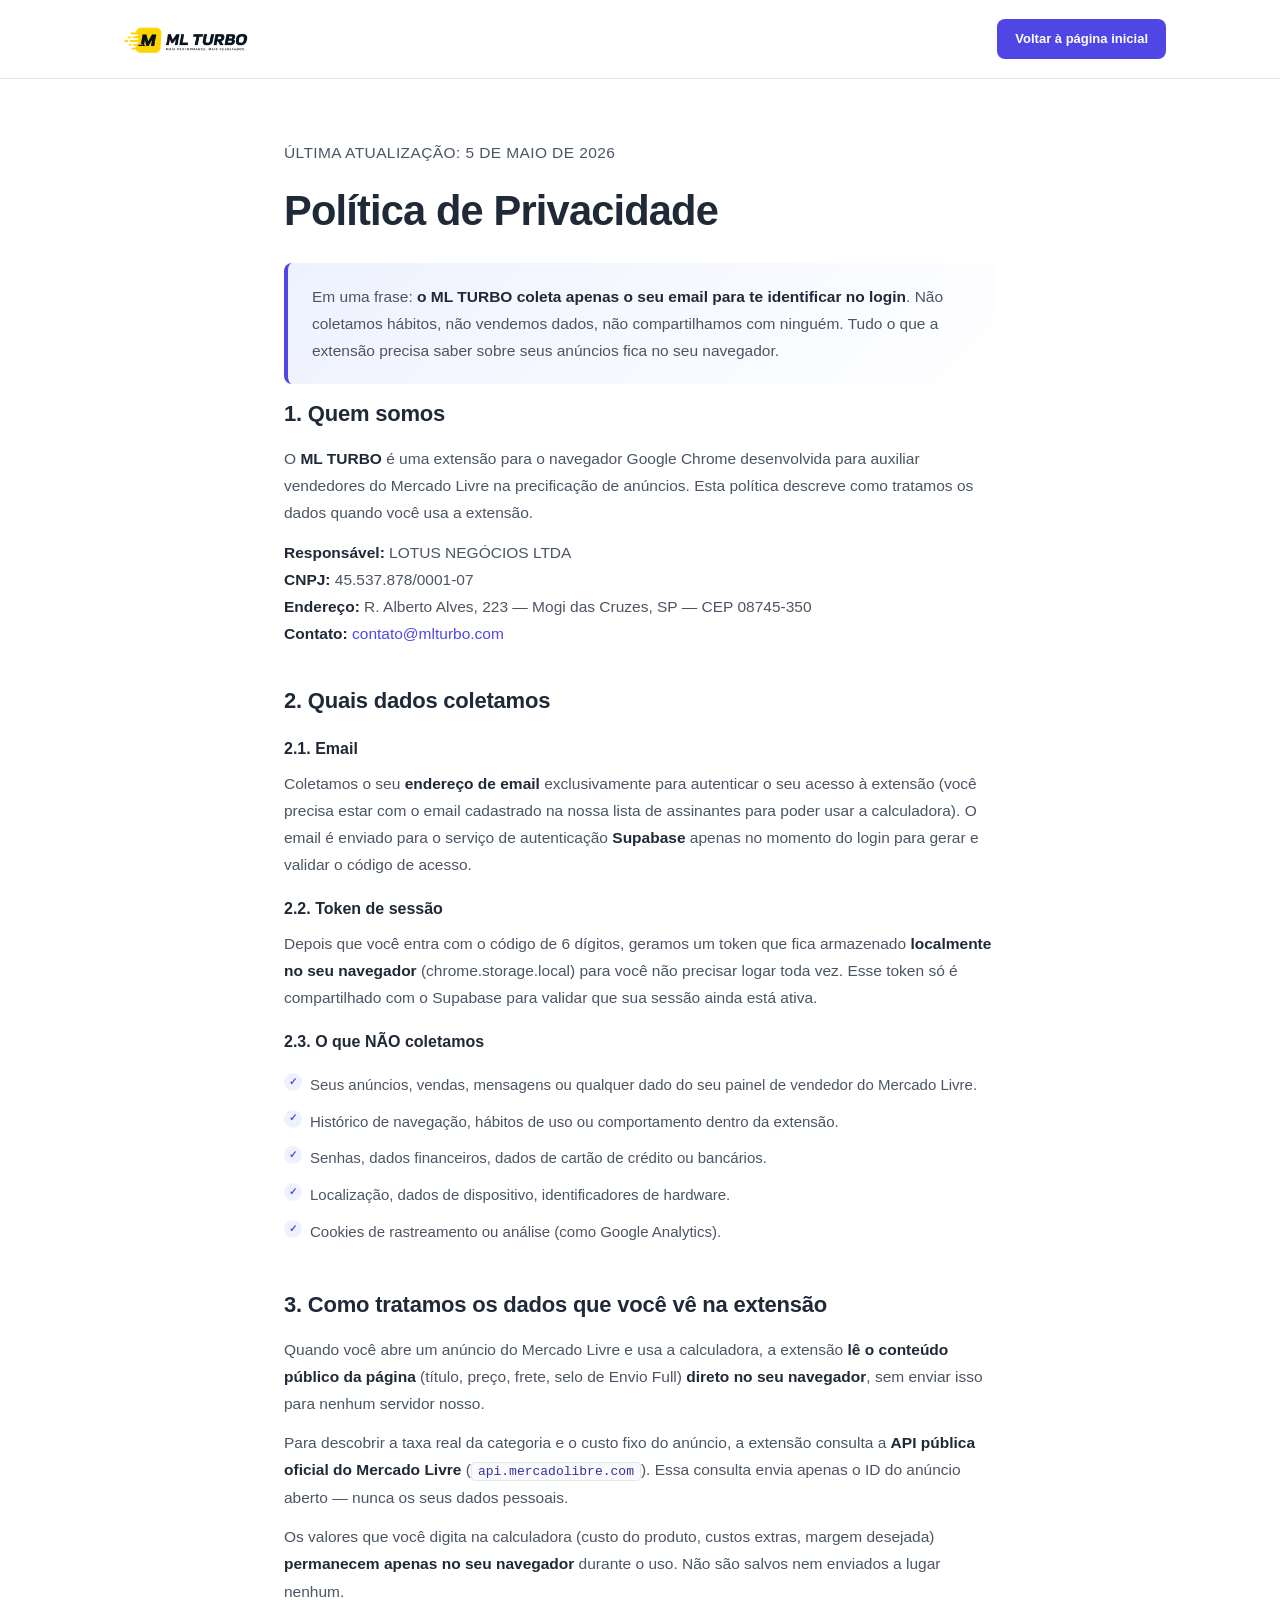
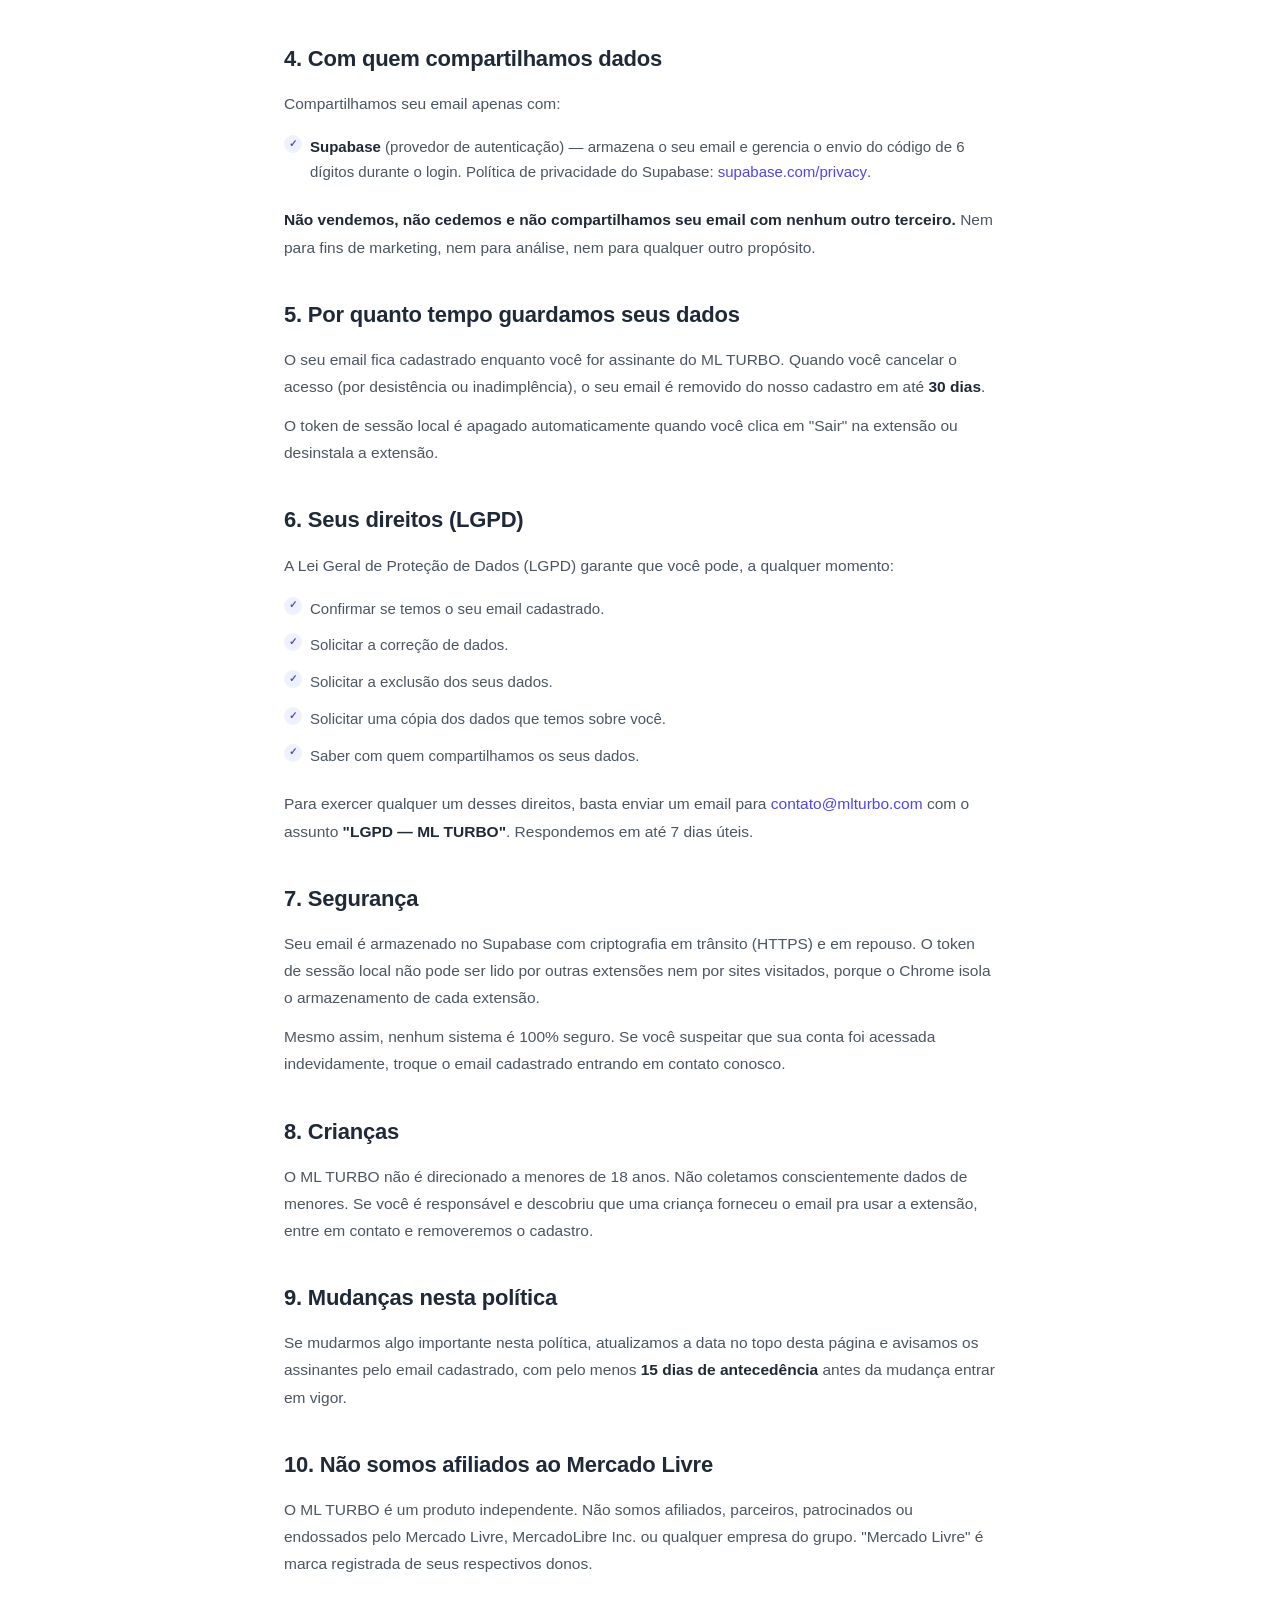
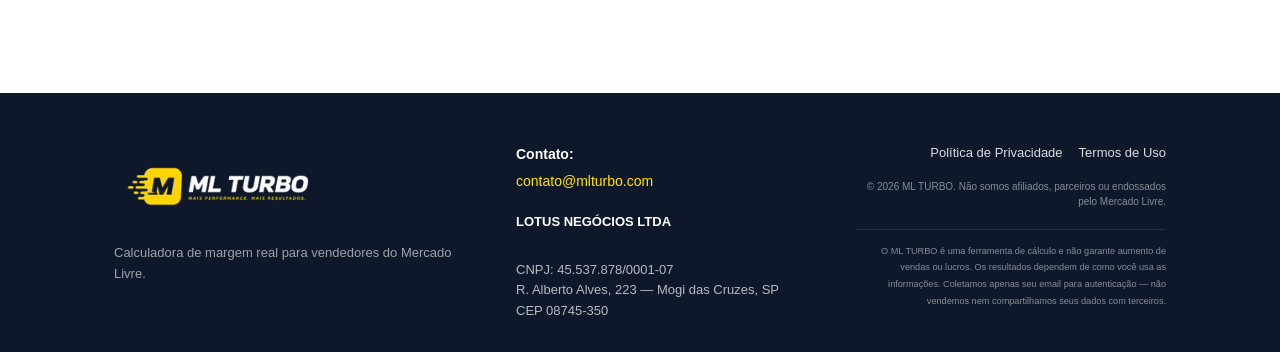
<file: privacidade.html>
<!DOCTYPE html>
<html lang="pt-BR">
<head>
  <meta charset="UTF-8">
  <meta name="viewport" content="width=device-width, initial-scale=1.0">
  <meta name="description" content="Política de Privacidade do ML TURBO — extensão Chrome para vendedores do Mercado Livre.">
  <title>Política de Privacidade — ML TURBO</title>
  <link rel="icon" type="image/png" href="imagens/logo/logo4-icon.png">
  <link rel="apple-touch-icon" href="imagens/logo/logo4-icon.png">
  <link rel="stylesheet" href="styles.css">
  <link rel="stylesheet" href="privacidade.css">
</head>
<body>
  <header class="topo">
    <div class="container topo-conteudo">
      <a href="index.html" class="marca" aria-label="ML TURBO — Mais performance. Mais resultados.">
        <img src="imagens/logo/Logo1-original-branco.png" alt="ML TURBO">
      </a>
      <a href="index.html" class="botao botao-primario botao-pequeno">Voltar à página inicial</a>
    </div>
  </header>

  <main class="privacidade">
    <div class="container container-estreito">
      <p class="privacidade-data">Última atualização: 5 de maio de 2026</p>
      <h1>Política de Privacidade</h1>
      <p class="privacidade-resumo">
        Em uma frase: <strong>o ML TURBO coleta apenas o seu email para te identificar
        no login</strong>. Não coletamos hábitos, não vendemos dados, não compartilhamos
        com ninguém. Tudo o que a extensão precisa saber sobre seus anúncios fica no
        seu navegador.
      </p>

      <section>
        <h2>1. Quem somos</h2>
        <p>
          O <strong>ML TURBO</strong> é uma extensão para o navegador Google Chrome
          desenvolvida para auxiliar vendedores do Mercado Livre na precificação de
          anúncios. Esta política descreve como tratamos os dados quando você usa a
          extensão.
        </p>
        <p>
          <strong>Responsável:</strong> LOTUS NEGÓCIOS LTDA<br>
          <strong>CNPJ:</strong> 45.537.878/0001-07<br>
          <strong>Endereço:</strong> R. Alberto Alves, 223 — Mogi das Cruzes, SP — CEP 08745-350<br>
          <strong>Contato:</strong>
          <a href="mailto:contato@mlturbo.com">contato@mlturbo.com</a>
        </p>
      </section>

      <section>
        <h2>2. Quais dados coletamos</h2>

        <h3>2.1. Email</h3>
        <p>
          Coletamos o seu <strong>endereço de email</strong> exclusivamente para
          autenticar o seu acesso à extensão (você precisa estar com o email cadastrado
          na nossa lista de assinantes para poder usar a calculadora). O email é
          enviado para o serviço de autenticação <strong>Supabase</strong> apenas no
          momento do login para gerar e validar o código de acesso.
        </p>

        <h3>2.2. Token de sessão</h3>
        <p>
          Depois que você entra com o código de 6 dígitos, geramos um token que fica
          armazenado <strong>localmente no seu navegador</strong> (chrome.storage.local)
          para você não precisar logar toda vez. Esse token só é compartilhado com o
          Supabase para validar que sua sessão ainda está ativa.
        </p>

        <h3>2.3. O que NÃO coletamos</h3>
        <ul class="privacidade-lista-negativa">
          <li>Seus anúncios, vendas, mensagens ou qualquer dado do seu painel de vendedor do Mercado Livre.</li>
          <li>Histórico de navegação, hábitos de uso ou comportamento dentro da extensão.</li>
          <li>Senhas, dados financeiros, dados de cartão de crédito ou bancários.</li>
          <li>Localização, dados de dispositivo, identificadores de hardware.</li>
          <li>Cookies de rastreamento ou análise (como Google Analytics).</li>
        </ul>
      </section>

      <section>
        <h2>3. Como tratamos os dados que você vê na extensão</h2>
        <p>
          Quando você abre um anúncio do Mercado Livre e usa a calculadora, a extensão
          <strong>lê o conteúdo público da página</strong> (título, preço, frete, selo
          de Envio Full) <strong>direto no seu navegador</strong>, sem enviar isso para
          nenhum servidor nosso.
        </p>
        <p>
          Para descobrir a taxa real da categoria e o custo fixo do anúncio, a extensão
          consulta a <strong>API pública oficial do Mercado Livre</strong>
          (<code>api.mercadolibre.com</code>). Essa consulta envia apenas o ID do
          anúncio aberto — nunca os seus dados pessoais.
        </p>
        <p>
          Os valores que você digita na calculadora (custo do produto, custos extras,
          margem desejada) <strong>permanecem apenas no seu navegador</strong> durante
          o uso. Não são salvos nem enviados a lugar nenhum.
        </p>
      </section>

      <section>
        <h2>4. Com quem compartilhamos dados</h2>
        <p>Compartilhamos seu email apenas com:</p>
        <ul>
          <li>
            <strong>Supabase</strong> (provedor de autenticação) — armazena o seu email
            e gerencia o envio do código de 6 dígitos durante o login.
            Política de privacidade do Supabase:
            <a href="https://supabase.com/privacy" target="_blank" rel="noopener noreferrer">supabase.com/privacy</a>.
          </li>
        </ul>
        <p>
          <strong>Não vendemos, não cedemos e não compartilhamos seu email com nenhum
          outro terceiro.</strong> Nem para fins de marketing, nem para análise, nem
          para qualquer outro propósito.
        </p>
      </section>

      <section>
        <h2>5. Por quanto tempo guardamos seus dados</h2>
        <p>
          O seu email fica cadastrado enquanto você for assinante do ML TURBO. Quando
          você cancelar o acesso (por desistência ou inadimplência), o seu email é
          removido do nosso cadastro em até <strong>30 dias</strong>.
        </p>
        <p>
          O token de sessão local é apagado automaticamente quando você clica em
          "Sair" na extensão ou desinstala a extensão.
        </p>
      </section>

      <section>
        <h2>6. Seus direitos (LGPD)</h2>
        <p>
          A Lei Geral de Proteção de Dados (LGPD) garante que você pode, a qualquer
          momento:
        </p>
        <ul>
          <li>Confirmar se temos o seu email cadastrado.</li>
          <li>Solicitar a correção de dados.</li>
          <li>Solicitar a exclusão dos seus dados.</li>
          <li>Solicitar uma cópia dos dados que temos sobre você.</li>
          <li>Saber com quem compartilhamos os seus dados.</li>
        </ul>
        <p>
          Para exercer qualquer um desses direitos, basta enviar um email para
          <a href="mailto:contato@mlturbo.com">contato@mlturbo.com</a>
          com o assunto <strong>"LGPD — ML TURBO"</strong>. Respondemos em até 7 dias úteis.
        </p>
      </section>

      <section>
        <h2>7. Segurança</h2>
        <p>
          Seu email é armazenado no Supabase com criptografia em trânsito (HTTPS) e em
          repouso. O token de sessão local não pode ser lido por outras extensões nem
          por sites visitados, porque o Chrome isola o armazenamento de cada extensão.
        </p>
        <p>
          Mesmo assim, nenhum sistema é 100% seguro. Se você suspeitar que sua conta
          foi acessada indevidamente, troque o email cadastrado entrando em contato
          conosco.
        </p>
      </section>

      <section>
        <h2>8. Crianças</h2>
        <p>
          O ML TURBO não é direcionado a menores de 18 anos. Não coletamos
          conscientemente dados de menores. Se você é responsável e descobriu que
          uma criança forneceu o email pra usar a extensão, entre em contato e
          removeremos o cadastro.
        </p>
      </section>

      <section>
        <h2>9. Mudanças nesta política</h2>
        <p>
          Se mudarmos algo importante nesta política, atualizamos a data no topo desta
          página e avisamos os assinantes pelo email cadastrado, com pelo menos
          <strong>15 dias de antecedência</strong> antes da mudança entrar em vigor.
        </p>
      </section>

      <section>
        <h2>10. Não somos afiliados ao Mercado Livre</h2>
        <p>
          O ML TURBO é um produto independente. Não somos afiliados, parceiros,
          patrocinados ou endossados pelo Mercado Livre, MercadoLibre Inc. ou qualquer
          empresa do grupo. "Mercado Livre" é marca registrada de seus respectivos
          donos.
        </p>
      </section>
    </div>
  </main>

  <footer class="rodape">
    <div class="container rodape-conteudo">
      <div>
        <span class="marca">
          <img src="imagens/logo/logo2-fundo-escuro.png" alt="ML TURBO">
        </span>
        <span class="marca-tagline">Mais performance. Mais resultados.</span>
        <p class="rodape-descricao">Calculadora de margem real para vendedores do Mercado Livre.</p>
      </div>
      <div class="rodape-info">
        <div class="rodape-contato">
          <strong>Contato:</strong>
          <a href="mailto:contato@mlturbo.com">contato@mlturbo.com</a>
        </div>
        <div class="rodape-empresa">
          <p><strong>LOTUS NEGÓCIOS LTDA</strong><br>
          CNPJ: 45.537.878/0001-07<br>
          R. Alberto Alves, 223 — Mogi das Cruzes, SP<br>
          CEP 08745-350</p>
        </div>
      </div>
      <div class="rodape-creditos">
        <div class="rodape-links">
          <a href="privacidade.html" class="rodape-link">Política de Privacidade</a>
          <a href="termos-uso.html" class="rodape-link">Termos de Uso</a>
        </div>
        <small>© 2026 ML TURBO. Não somos afiliados, parceiros ou endossados pelo Mercado Livre.</small>
        <p class="rodape-disclaimer">
          <small>
            O ML TURBO é uma ferramenta de cálculo e não garante aumento de vendas ou lucros. 
            Os resultados dependem de como você usa as informações. Coletamos apenas seu email para autenticação — 
            não vendemos nem compartilhamos seus dados com terceiros.
          </small>
        </p>
      </div>
    </div>
  </footer>
</body>
</html>
</file>
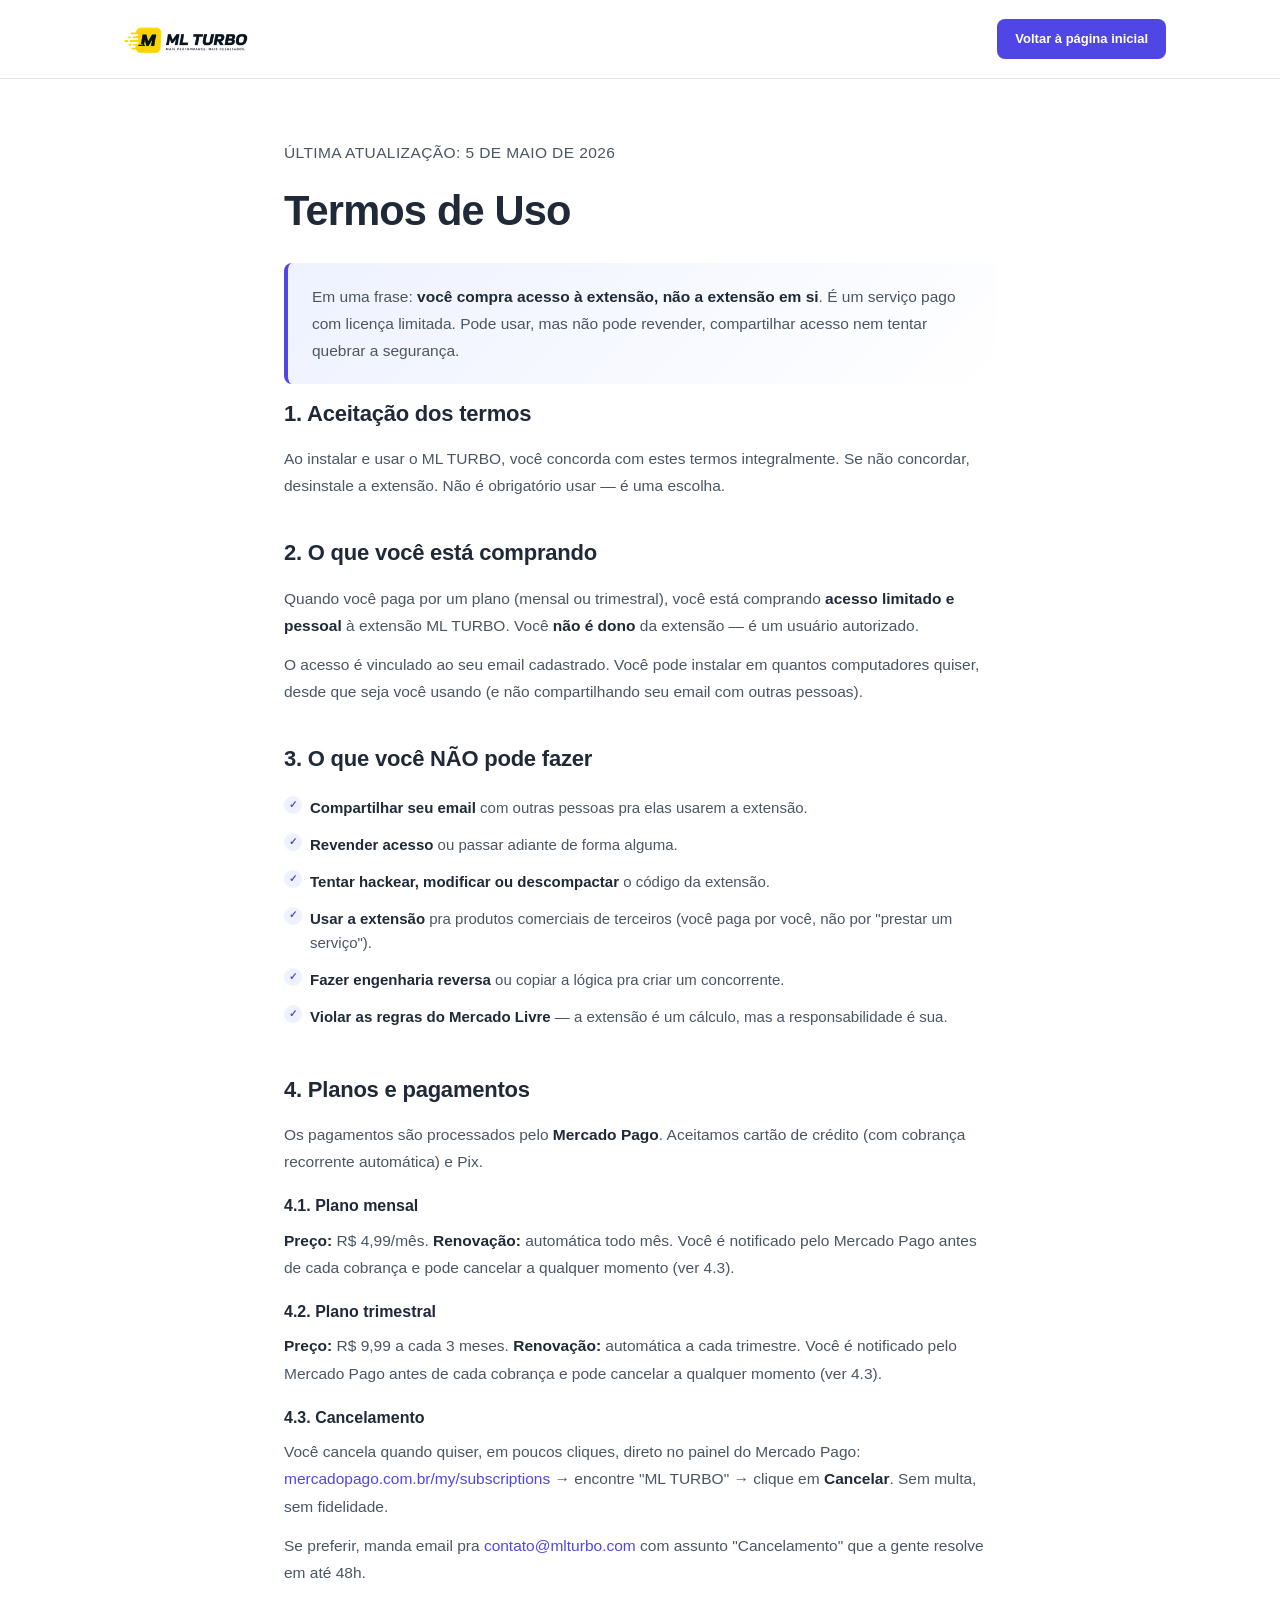
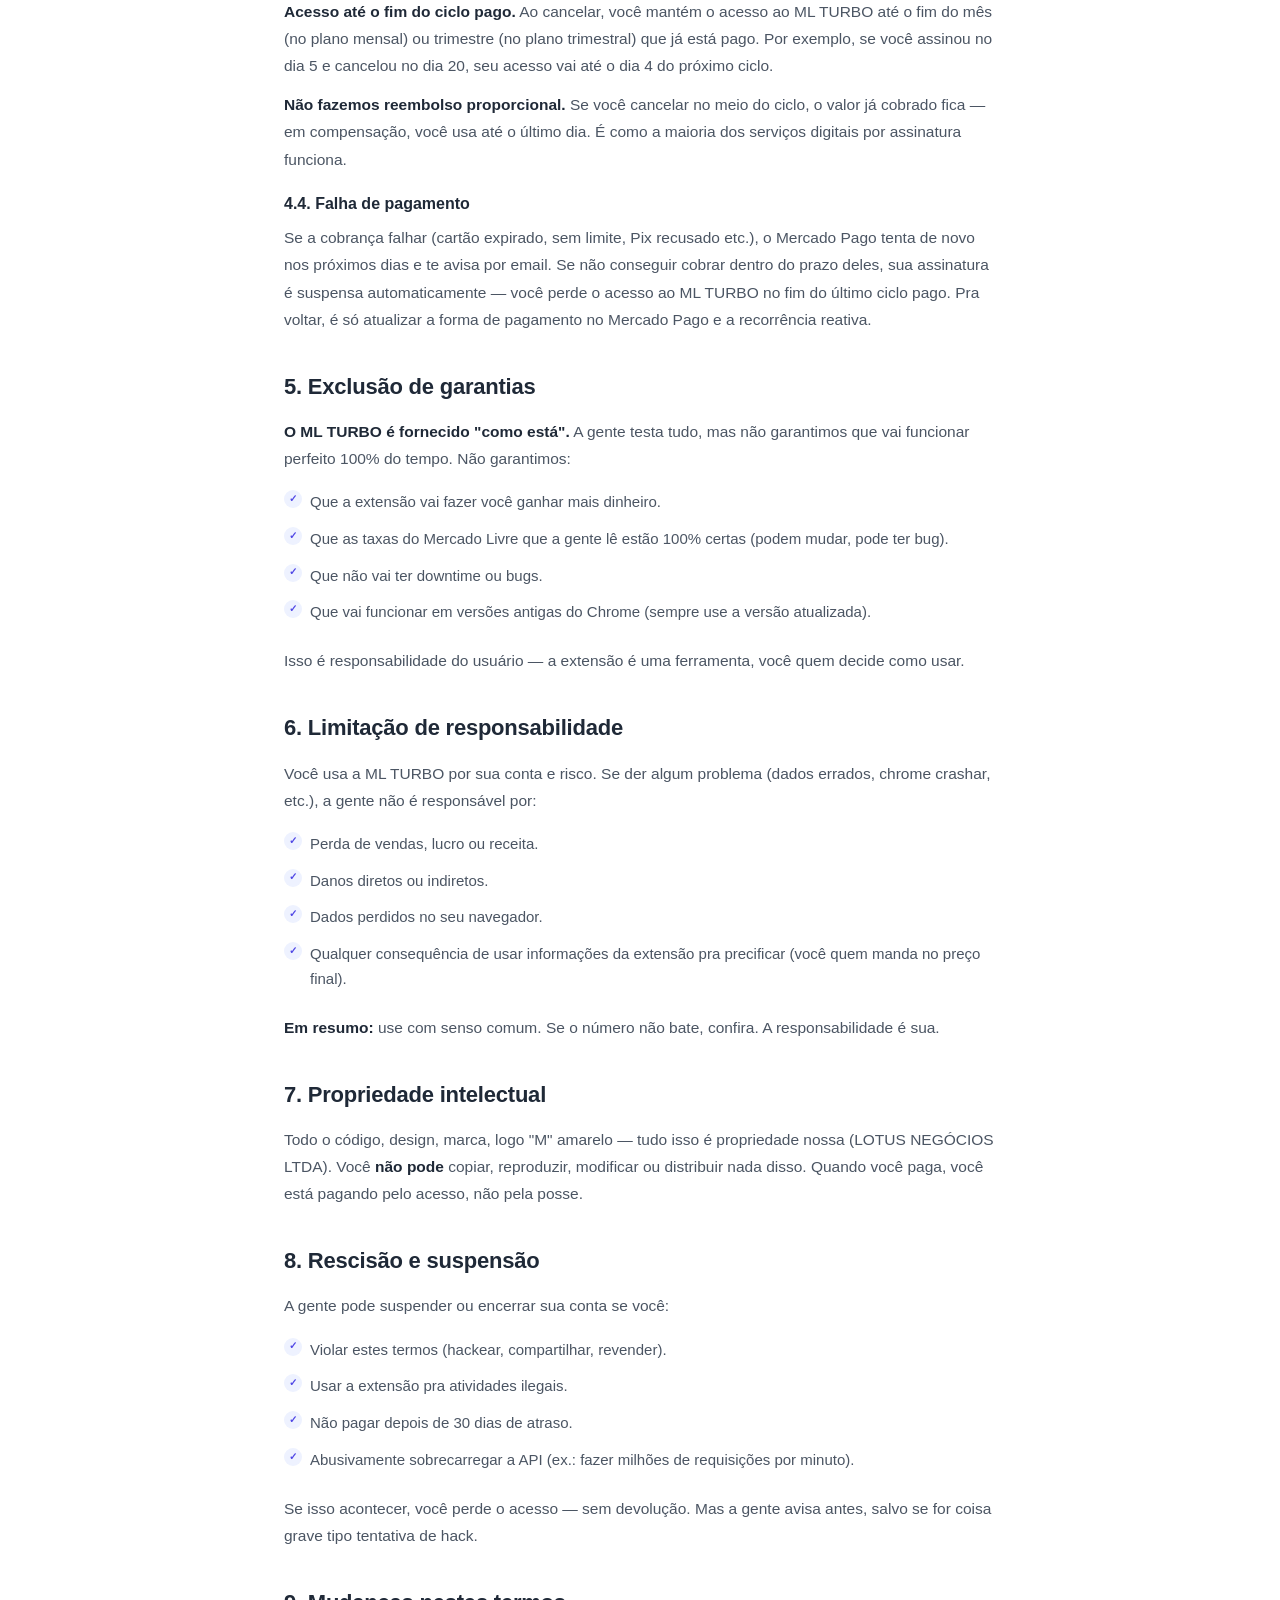
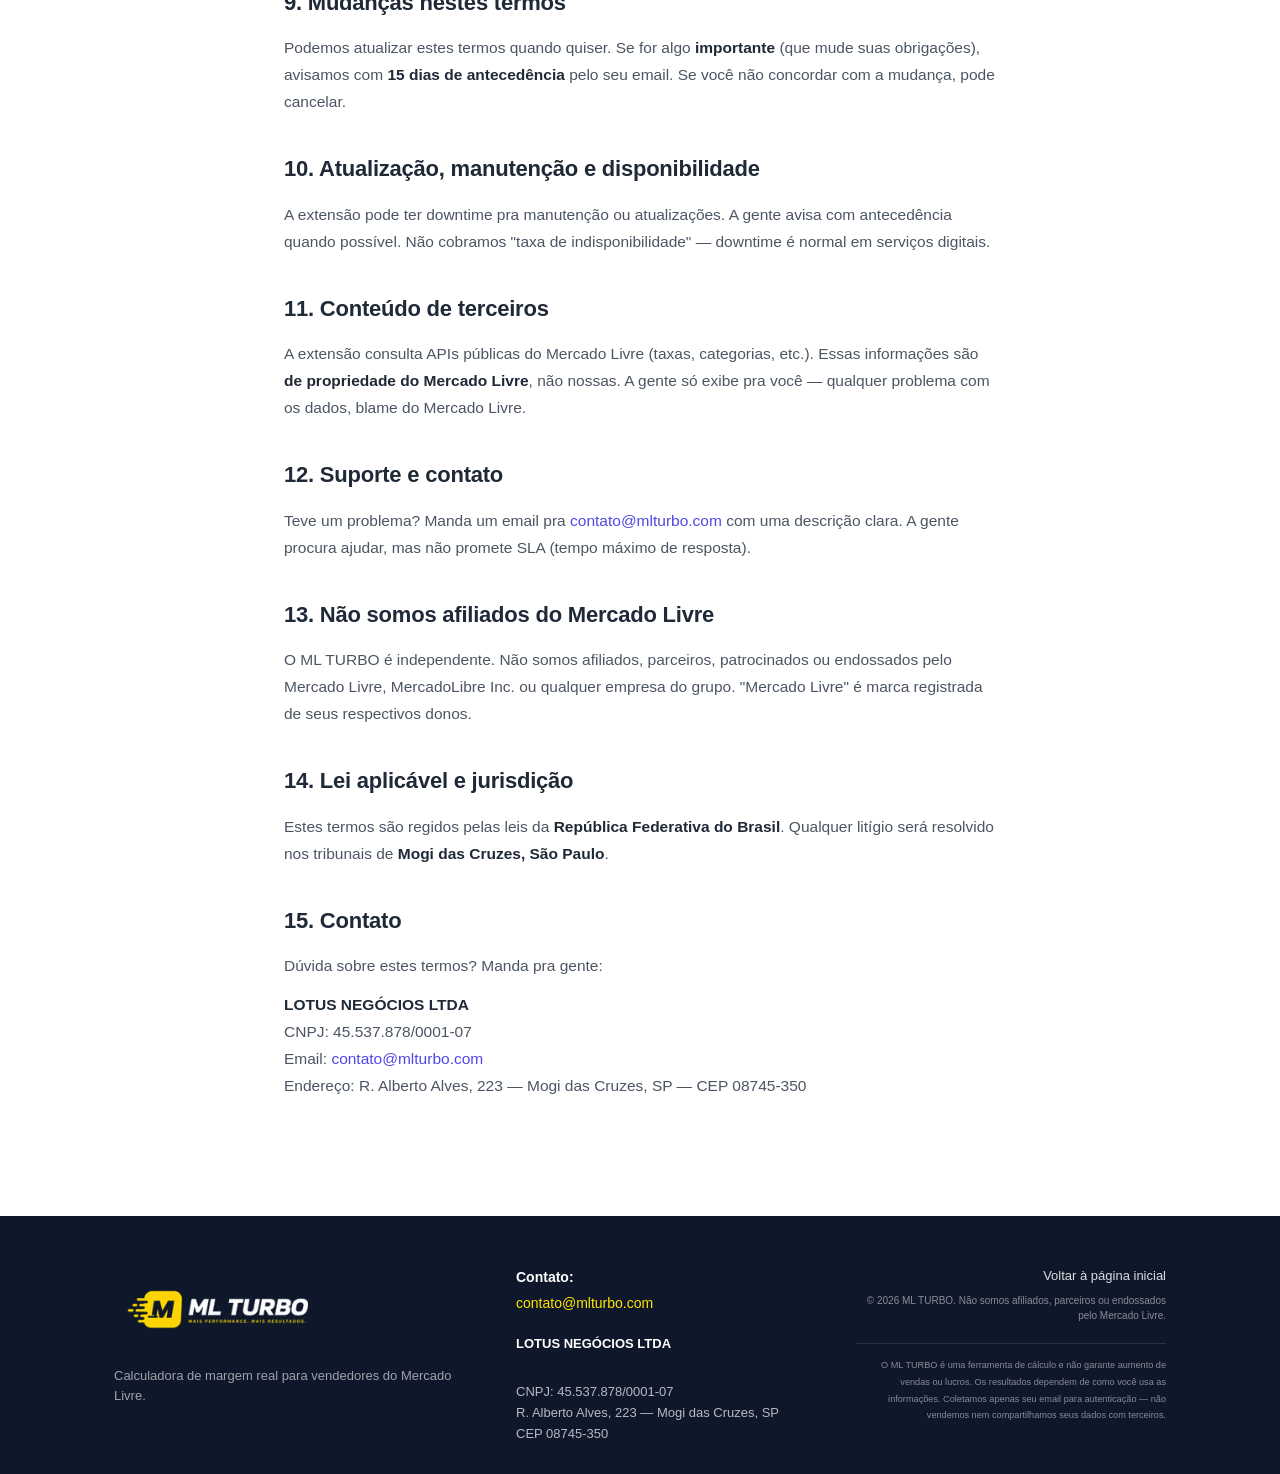
<file: termos-uso.html>
<!DOCTYPE html>
<html lang="pt-BR">
<head>
  <meta charset="UTF-8">
  <meta name="viewport" content="width=device-width, initial-scale=1.0">
  <meta name="description" content="Termos de Uso do ML TURBO — extensão Chrome para vendedores do Mercado Livre.">
  <title>Termos de Uso — ML TURBO</title>
  <link rel="icon" type="image/png" href="imagens/logo/logo4-icon.png">
  <link rel="apple-touch-icon" href="imagens/logo/logo4-icon.png">
  <link rel="stylesheet" href="styles.css">
  <link rel="stylesheet" href="privacidade.css">
</head>
<body>
  <header class="topo">
    <div class="container topo-conteudo">
      <a href="index.html" class="marca" aria-label="ML TURBO — Mais performance. Mais resultados.">
        <img src="imagens/logo/Logo1-original-branco.png" alt="ML TURBO">
      </a>
      <a href="index.html" class="botao botao-primario botao-pequeno">Voltar à página inicial</a>
    </div>
  </header>

  <main class="privacidade">
    <div class="container container-estreito">
      <p class="privacidade-data">Última atualização: 5 de maio de 2026</p>
      <h1>Termos de Uso</h1>
      <p class="privacidade-resumo">
        Em uma frase: <strong>você compra acesso à extensão, não a extensão em si</strong>. 
        É um serviço pago com licença limitada. Pode usar, mas não pode revender, compartilhar 
        acesso nem tentar quebrar a segurança.
      </p>

      <section>
        <h2>1. Aceitação dos termos</h2>
        <p>
          Ao instalar e usar o ML TURBO, você concorda com estes termos integralmente. 
          Se não concordar, desinstale a extensão. Não é obrigatório usar — é uma escolha.
        </p>
      </section>

      <section>
        <h2>2. O que você está comprando</h2>
        <p>
          Quando você paga por um plano (mensal ou trimestral), você está comprando <strong>acesso
          limitado e pessoal</strong> à extensão ML TURBO. Você <strong>não é dono</strong> da extensão — 
          é um usuário autorizado.
        </p>
        <p>
          O acesso é vinculado ao seu email cadastrado. Você pode instalar em quantos computadores quiser, 
          desde que seja você usando (e não compartilhando seu email com outras pessoas).
        </p>
      </section>

      <section>
        <h2>3. O que você NÃO pode fazer</h2>
        <ul class="privacidade-lista-negativa">
          <li><strong>Compartilhar seu email</strong> com outras pessoas pra elas usarem a extensão.</li>
          <li><strong>Revender acesso</strong> ou passar adiante de forma alguma.</li>
          <li><strong>Tentar hackear, modificar ou descompactar</strong> o código da extensão.</li>
          <li><strong>Usar a extensão</strong> pra produtos comerciais de terceiros (você paga por você, não por "prestar um serviço").</li>
          <li><strong>Fazer engenharia reversa</strong> ou copiar a lógica pra criar um concorrente.</li>
          <li><strong>Violar as regras do Mercado Livre</strong> — a extensão é um cálculo, mas a responsabilidade é sua.</li>
        </ul>
      </section>

      <section>
        <h2>4. Planos e pagamentos</h2>

        <p>
          Os pagamentos são processados pelo <strong>Mercado Pago</strong>. Aceitamos cartão de
          crédito (com cobrança recorrente automática) e Pix.
        </p>

        <h3>4.1. Plano mensal</h3>
        <p>
          <strong>Preço:</strong> R$ 4,99/mês. <strong>Renovação:</strong> automática todo mês.
          Você é notificado pelo Mercado Pago antes de cada cobrança e pode cancelar a qualquer
          momento (ver 4.3).
        </p>

        <h3>4.2. Plano trimestral</h3>
        <p>
          <strong>Preço:</strong> R$ 9,99 a cada 3 meses. <strong>Renovação:</strong>
          automática a cada trimestre. Você é notificado pelo Mercado Pago antes de cada
          cobrança e pode cancelar a qualquer momento (ver 4.3).
        </p>

        <h3>4.3. Cancelamento</h3>
        <p>
          Você cancela quando quiser, em poucos cliques, direto no painel do Mercado Pago:
          <a href="https://www.mercadopago.com.br/my/subscriptions" target="_blank" rel="noopener">mercadopago.com.br/my/subscriptions</a>
          → encontre "ML TURBO" → clique em <strong>Cancelar</strong>. Sem multa, sem fidelidade.
        </p>
        <p>
          Se preferir, manda email pra <a href="mailto:contato@mlturbo.com">contato@mlturbo.com</a>
          com assunto "Cancelamento" que a gente resolve em até 48h.
        </p>
        <p>
          <strong>Acesso até o fim do ciclo pago.</strong> Ao cancelar, você mantém o acesso
          ao ML TURBO até o fim do mês (no plano mensal) ou trimestre (no plano trimestral)
          que já está pago. Por exemplo, se você assinou no dia 5 e cancelou no dia 20, seu
          acesso vai até o dia 4 do próximo ciclo.
        </p>
        <p>
          <strong>Não fazemos reembolso proporcional.</strong> Se você cancelar no meio do
          ciclo, o valor já cobrado fica — em compensação, você usa até o último dia. É como
          a maioria dos serviços digitais por assinatura funciona.
        </p>

        <h3>4.4. Falha de pagamento</h3>
        <p>
          Se a cobrança falhar (cartão expirado, sem limite, Pix recusado etc.), o Mercado Pago
          tenta de novo nos próximos dias e te avisa por email. Se não conseguir cobrar dentro
          do prazo deles, sua assinatura é suspensa automaticamente — você perde o acesso ao
          ML TURBO no fim do último ciclo pago. Pra voltar, é só atualizar a forma de pagamento
          no Mercado Pago e a recorrência reativa.
        </p>
      </section>

      <section>
        <h2>5. Exclusão de garantias</h2>
        <p>
          <strong>O ML TURBO é fornecido "como está".</strong> A gente testa tudo, mas não garantimos 
          que vai funcionar perfeito 100% do tempo. Não garantimos:
        </p>
        <ul>
          <li>Que a extensão vai fazer você ganhar mais dinheiro.</li>
          <li>Que as taxas do Mercado Livre que a gente lê estão 100% certas (podem mudar, pode ter bug).</li>
          <li>Que não vai ter downtime ou bugs.</li>
          <li>Que vai funcionar em versões antigas do Chrome (sempre use a versão atualizada).</li>
        </ul>
        <p>
          Isso é responsabilidade do usuário — a extensão é uma ferramenta, você quem decide como usar.
        </p>
      </section>

      <section>
        <h2>6. Limitação de responsabilidade</h2>
        <p>
          Você usa a ML TURBO por sua conta e risco. Se der algum problema (dados errados, chrome crashar, etc.), 
          a gente não é responsável por:
        </p>
        <ul>
          <li>Perda de vendas, lucro ou receita.</li>
          <li>Danos diretos ou indiretos.</li>
          <li>Dados perdidos no seu navegador.</li>
          <li>Qualquer consequência de usar informações da extensão pra precificar (você quem manda no preço final).</li>
        </ul>
        <p>
          <strong>Em resumo:</strong> use com senso comum. Se o número não bate, confira. 
          A responsabilidade é sua.
        </p>
      </section>

      <section>
        <h2>7. Propriedade intelectual</h2>
        <p>
          Todo o código, design, marca, logo "M" amarelo — tudo isso é propriedade nossa (LOTUS NEGÓCIOS LTDA). 
          Você <strong>não pode</strong> copiar, reproduzir, modificar ou distribuir nada disso. Quando você paga, 
          você está pagando pelo acesso, não pela posse.
        </p>
      </section>

      <section>
        <h2>8. Rescisão e suspensão</h2>
        <p>
          A gente pode suspender ou encerrar sua conta se você:
        </p>
        <ul>
          <li>Violar estes termos (hackear, compartilhar, revender).</li>
          <li>Usar a extensão pra atividades ilegais.</li>
          <li>Não pagar depois de 30 dias de atraso.</li>
          <li>Abusivamente sobrecarregar a API (ex.: fazer milhões de requisições por minuto).</li>
        </ul>
        <p>
          Se isso acontecer, você perde o acesso — sem devolução. Mas a gente avisa antes, salvo se for 
          coisa grave tipo tentativa de hack.
        </p>
      </section>

      <section>
        <h2>9. Mudanças nestes termos</h2>
        <p>
          Podemos atualizar estes termos quando quiser. Se for algo <strong>importante</strong> (que mude 
          suas obrigações), avisamos com <strong>15 dias de antecedência</strong> pelo seu email. 
          Se você não concordar com a mudança, pode cancelar.
        </p>
      </section>

      <section>
        <h2>10. Atualização, manutenção e disponibilidade</h2>
        <p>
          A extensão pode ter downtime pra manutenção ou atualizações. A gente avisa com antecedência 
          quando possível. Não cobramos "taxa de indisponibilidade" — downtime é normal em serviços digitais.
        </p>
      </section>

      <section>
        <h2>11. Conteúdo de terceiros</h2>
        <p>
          A extensão consulta APIs públicas do Mercado Livre (taxas, categorias, etc.). 
          Essas informações são <strong>de propriedade do Mercado Livre</strong>, não nossas. 
          A gente só exibe pra você — qualquer problema com os dados, blame do Mercado Livre.
        </p>
      </section>

      <section>
        <h2>12. Suporte e contato</h2>
        <p>
          Teve um problema? Manda um email pra <a href="mailto:contato@mlturbo.com">contato@mlturbo.com</a> 
          com uma descrição clara. A gente procura ajudar, mas não promete SLA (tempo máximo de resposta).
        </p>
      </section>

      <section>
        <h2>13. Não somos afiliados do Mercado Livre</h2>
        <p>
          O ML TURBO é independente. Não somos afiliados, parceiros, patrocinados ou endossados 
          pelo Mercado Livre, MercadoLibre Inc. ou qualquer empresa do grupo. "Mercado Livre" é marca 
          registrada de seus respectivos donos.
        </p>
      </section>

      <section>
        <h2>14. Lei aplicável e jurisdição</h2>
        <p>
          Estes termos são regidos pelas leis da <strong>República Federativa do Brasil</strong>. 
          Qualquer litígio será resolvido nos tribunais de <strong>Mogi das Cruzes, São Paulo</strong>.
        </p>
      </section>

      <section>
        <h2>15. Contato</h2>
        <p>
          Dúvida sobre estes termos? Manda pra gente:
        </p>
        <p>
          <strong>LOTUS NEGÓCIOS LTDA</strong><br>
          CNPJ: 45.537.878/0001-07<br>
          Email: <a href="mailto:contato@mlturbo.com">contato@mlturbo.com</a><br>
          Endereço: R. Alberto Alves, 223 — Mogi das Cruzes, SP — CEP 08745-350
        </p>
      </section>
    </div>
  </main>

  <footer class="rodape">
    <div class="container rodape-conteudo">
      <div>
        <span class="marca">
          <img src="imagens/logo/logo2-fundo-escuro.png" alt="ML TURBO">
        </span>
        <span class="marca-tagline">Mais performance. Mais resultados.</span>
        <p class="rodape-descricao">Calculadora de margem real para vendedores do Mercado Livre.</p>
      </div>
      <div class="rodape-info">
        <div class="rodape-contato">
          <strong>Contato:</strong>
          <a href="mailto:contato@mlturbo.com">contato@mlturbo.com</a>
        </div>
        <div class="rodape-empresa">
          <p><strong>LOTUS NEGÓCIOS LTDA</strong><br>
          CNPJ: 45.537.878/0001-07<br>
          R. Alberto Alves, 223 — Mogi das Cruzes, SP<br>
          CEP 08745-350</p>
        </div>
      </div>
      <div class="rodape-creditos">
        <a href="index.html" class="rodape-link">Voltar à página inicial</a>
        <small>© 2026 ML TURBO. Não somos afiliados, parceiros ou endossados pelo Mercado Livre.</small>
        <p class="rodape-disclaimer">
          <small>
            O ML TURBO é uma ferramenta de cálculo e não garante aumento de vendas ou lucros. 
            Os resultados dependem de como você usa as informações. Coletamos apenas seu email para autenticação — 
            não vendemos nem compartilhamos seus dados com terceiros.
          </small>
        </p>
      </div>
    </div>
  </footer>
</body>
</html>
</file>
<file: styles.css>
/* ML TURBO - landing page.
   Paleta: 70% Roxo (extensão), 30% Laranja, 10% Amarelo ML.
   Roxo  = backgrounds principais, headings, ações primárias.
   Laranja = acentos, destaques, ícones e CTA secundária.
   Amarelo = pequenos detalhes (badges, highlights). */

:root {
  --roxo: #4f46e5;
  --roxo-escuro: #4338ca;
  --roxo-mais-escuro: #3730a3;
  --roxo-claro: #818cf8;
  --roxo-pastel: #eef2ff;

  --laranja: #f97316;
  --laranja-escuro: #ea580c;
  --laranja-claro: #fdba74;
  --laranja-pastel: #fff7ed;

  --amarelo-ml: #FFE600;
  --amarelo-escuro: #f5d800;

  --texto: #1f2937;
  --texto-medio: #4b5563;
  --texto-claro: #6b7280;
  --borda: #e5e7eb;
  --fundo: #ffffff;
  --fundo-claro: #f9fafb;
  --fundo-escuro: #0f172a;

  --raio: 12px;
  --raio-pequeno: 8px;
  --sombra: 0 4px 14px rgba(0, 0, 0, 0.06);
  --sombra-forte: 0 16px 40px rgba(79, 70, 229, 0.18);
  --transicao: 0.2s ease;
}

* {
  margin: 0;
  padding: 0;
  box-sizing: border-box;
}

html {
  scroll-behavior: smooth;
}

body {
  font-family: -apple-system, BlinkMacSystemFont, "Segoe UI", Roboto,
    "Helvetica Neue", Arial, sans-serif;
  font-size: 16px;
  line-height: 1.6;
  color: var(--texto);
  background: var(--fundo);
}

img {
  max-width: 100%;
  height: auto;
  display: block;
}

.container {
  max-width: 1100px;
  margin: 0 auto;
  padding: 0 24px;
}

/* ============== Botões ============== */

.botao {
  display: inline-flex;
  align-items: center;
  justify-content: center;
  padding: 12px 22px;
  border-radius: var(--raio-pequeno);
  font-weight: 600;
  font-size: 15px;
  text-decoration: none;
  border: 2px solid transparent;
  cursor: pointer;
  transition: all var(--transicao);
  font-family: inherit;
}

.botao-primario {
  background: var(--roxo);
  color: #fff;
  position: relative;
  overflow: hidden;
}

/* Shimmer: faixa de luz que atravessa o botão a cada 5s. */
.botao-primario::after {
  content: "";
  position: absolute;
  top: 0;
  left: -120%;
  width: 60%;
  height: 100%;
  background: linear-gradient(
    100deg,
    transparent 0%,
    rgba(255, 255, 255, 0.35) 50%,
    transparent 100%
  );
  transform: skewX(-20deg);
  animation: shimmerBotao 5s ease-in-out infinite;
  pointer-events: none;
}

@keyframes shimmerBotao {
  0%, 60% { left: -120%; }
  85%     { left: 130%; }
  100%    { left: 130%; }
}

.botao-primario:hover {
  background: var(--roxo-escuro);
  transform: translateY(-1px);
  box-shadow: 0 8px 20px rgba(79, 70, 229, 0.35);
}

.botao-fantasma {
  background: transparent;
  color: #fff;
  border-color: rgba(255, 255, 255, 0.5);
}

.botao-fantasma:hover {
  background: rgba(255, 255, 255, 0.12);
  border-color: #fff;
}

.botao-pequeno {
  padding: 8px 16px;
  font-size: 13px;
}

.botao-grande {
  padding: 16px 28px;
  font-size: 16px;
}

.botao-largura-total {
  width: 100%;
}

.botao:disabled {
  cursor: wait;
  opacity: 0.72;
  transform: none;
  box-shadow: none;
}

/* ============== Topo (header) ============== */

.topo {
  background: var(--fundo);
  border-bottom: 1px solid var(--borda);
  position: sticky;
  top: 0;
  z-index: 50;
}

.topo-conteudo {
  display: flex;
  align-items: center;
  justify-content: space-between;
  padding: 10px 24px;
  gap: 20px;
}

/* Marca — agora baseada em <img> do logo oficial.
   Header usa Logo1 (fundo claro) e footer usa logo2 (fundo escuro).
   A pulsação leve no ícone foi preservada via filter drop-shadow. */
.marca {
  display: inline-flex;
  align-items: center;
  gap: 10px;
  text-decoration: none;
  color: var(--texto);
}

.marca img {
  display: block;
  height: 58px;
  width: auto;
  animation: pulseLogo 4s ease-in-out infinite;
  transform-origin: center;
}

@keyframes pulseLogo {
  0%, 90%, 100% { transform: scale(1); filter: drop-shadow(0 0 0 rgba(255, 230, 0, 0)); }
  93%           { transform: scale(1.04); filter: drop-shadow(0 0 12px rgba(255, 230, 0, 0.45)); }
  96%           { transform: scale(1); filter: drop-shadow(0 0 0 rgba(255, 230, 0, 0)); }
}

/* Tagline pequena — aparece em alguns headers e no footer */
.marca-tagline {
  font-size: 10.5px;
  letter-spacing: 2px;
  text-transform: uppercase;
  font-weight: 700;
  color: var(--texto-claro);
  display: block;
  margin-top: 2px;
}

/* O logo do rodapé (logo2-fundo-escuro.png) já traz a tagline gravada no arquivo,
   então escondemos o .marca-tagline para não duplicar. */
.rodape .marca-tagline {
  display: none;
}

.topo-nav {
  display: flex;
  gap: 24px;
  align-items: center;
}

.topo-nav a {
  color: var(--texto-medio);
  text-decoration: none;
  font-weight: 500;
  font-size: 14px;
  transition: color var(--transicao);
}

.topo-nav a:hover {
  color: var(--roxo);
}

/* CTA dentro da nav — escondida no desktop (a do header já está visível),
   aparece só quando o menu mobile abre. */
.topo-cta-mobile {
  display: none;
}

/* Hamburguer — escondido no desktop, visível ≤880px */
.topo-toggle {
  display: none;
  width: 42px;
  height: 42px;
  border: 1px solid var(--borda);
  background: var(--fundo);
  border-radius: var(--raio-pequeno);
  cursor: pointer;
  padding: 0;
  align-items: center;
  justify-content: center;
  flex-direction: column;
  gap: 5px;
  transition: border-color var(--transicao), background var(--transicao);
}

.topo-toggle:hover {
  border-color: var(--roxo);
}

.topo-toggle span {
  display: block;
  width: 20px;
  height: 2px;
  background: var(--texto);
  border-radius: 2px;
  transition: transform var(--transicao), opacity var(--transicao);
}

/* "X" animado quando aberto */
.topo-toggle[aria-expanded="true"] span:nth-child(1) {
  transform: translateY(7px) rotate(45deg);
}
.topo-toggle[aria-expanded="true"] span:nth-child(2) {
  opacity: 0;
}
.topo-toggle[aria-expanded="true"] span:nth-child(3) {
  transform: translateY(-7px) rotate(-45deg);
}

/* ============== Hero ============== */

.hero {
  background: linear-gradient(135deg, var(--roxo) 0%, var(--roxo-mais-escuro) 100%);
  color: #fff;
  padding: 100px 0 110px;
  position: relative;
  overflow: hidden;
}

.hero::before {
  content: "";
  position: absolute;
  top: -100px;
  right: -100px;
  width: 400px;
  height: 400px;
  background: radial-gradient(circle, var(--laranja) 0%, transparent 70%);
  opacity: 0.25;
  border-radius: 50%;
  animation: flutuarBlob 18s ease-in-out infinite;
}

.hero::after {
  content: "";
  position: absolute;
  bottom: -150px;
  left: -150px;
  width: 350px;
  height: 350px;
  background: radial-gradient(circle, var(--amarelo-ml) 0%, transparent 70%);
  opacity: 0.15;
  border-radius: 50%;
  animation: flutuarBlob 22s ease-in-out infinite reverse;
}

@keyframes flutuarBlob {
  0%, 100% { transform: translate(0, 0) scale(1); }
  33%      { transform: translate(40px, -30px) scale(1.08); }
  66%      { transform: translate(-30px, 20px) scale(0.95); }
}

.hero-conteudo {
  position: relative;
  text-align: center;
  max-width: 800px;
}

/* Logo grande dentro do hero (ícone M vazado sobre fundo roxo) */
.hero-logo {
  display: flex;
  justify-content: center;
  margin-bottom: 28px;
}

.hero-logo img {
  height: 96px;
  width: auto;
  filter: drop-shadow(0 12px 30px rgba(255, 230, 0, 0.2));
  animation: flutuarLogo 6s ease-in-out infinite;
}

@keyframes flutuarLogo {
  0%, 100% { transform: translateY(0); }
  50%      { transform: translateY(-6px); }
}

/* Tagline oficial — aparece logo abaixo do logo no hero */
.hero-tagline {
  display: inline-block;
  font-size: 12px;
  letter-spacing: 4px;
  text-transform: uppercase;
  color: var(--amarelo-ml);
  font-weight: 800;
  margin-bottom: 18px;
  padding: 6px 14px;
  border: 1px solid rgba(255, 230, 0, 0.35);
  border-radius: 999px;
}

.badge {
  display: inline-block;
  padding: 6px 14px;
  background: rgba(255, 255, 255, 0.15);
  border: 1px solid rgba(255, 255, 255, 0.25);
  color: #fff;
  font-size: 12px;
  font-weight: 600;
  border-radius: 999px;
  margin-bottom: 22px;
  letter-spacing: 0.5px;
}

.hero h1 {
  font-size: clamp(2rem, 5vw, 3.4rem);
  line-height: 1.15;
  font-weight: 800;
  margin-bottom: 18px;
  letter-spacing: -0.02em;
}

.hero h1 .destaque {
  color: var(--amarelo-ml);
  position: relative;
}

/* ============== Palavra rotativa no hero ==============
   4 palavras alternam slidando de baixo pra cima. Cada palavra fica
   visível ~2,4s do ciclo total de 12s (0/3/6/9s de delay). */

.palavra-rotativa {
  display: inline-grid;
  vertical-align: bottom;
  position: relative;
  color: var(--amarelo-ml);
  text-shadow: 0 4px 18px rgba(255, 230, 0, 0.35);
}

.palavra-rotativa > span {
  grid-column: 1;
  grid-row: 1;
  opacity: 0;
  transform: translateY(60%);
  animation: trocarPalavra 12s cubic-bezier(0.65, 0.05, 0.35, 1) infinite;
  white-space: nowrap;
}

.palavra-rotativa > span:nth-child(1) { animation-delay: 0s; }
.palavra-rotativa > span:nth-child(2) { animation-delay: 3s; }
.palavra-rotativa > span:nth-child(3) { animation-delay: 6s; }
.palavra-rotativa > span:nth-child(4) { animation-delay: 9s; }

@keyframes trocarPalavra {
  0%   { opacity: 0; transform: translateY(60%) scale(0.95); }
  4%   { opacity: 1; transform: translateY(0) scale(1); }
  21%  { opacity: 1; transform: translateY(0) scale(1); }
  25%  { opacity: 0; transform: translateY(-60%) scale(0.95); }
  100% { opacity: 0; transform: translateY(60%) scale(0.95); }
}

.subtitulo {
  font-size: clamp(1rem, 2vw, 1.2rem);
  color: rgba(255, 255, 255, 0.92);
  margin-bottom: 32px;
  max-width: 620px;
  margin-left: auto;
  margin-right: auto;
}

.hero-acoes {
  display: flex;
  gap: 12px;
  justify-content: center;
  flex-wrap: wrap;
  margin-bottom: 22px;
}

.hero-rodape {
  font-size: 13px;
  color: rgba(255, 255, 255, 0.7);
}

/* ============== Problema ============== */

.problema {
  background: var(--fundo);
  padding: 90px 0;
}

.problema-grid {
  display: grid;
  grid-template-columns: 1.3fr 1fr;
  gap: 60px;
  align-items: center;
}

.problema-texto h2 {
  font-size: clamp(1.6rem, 3vw, 2.2rem);
  color: var(--texto);
  margin-bottom: 18px;
  font-weight: 700;
  letter-spacing: -0.01em;
}

.problema-texto p {
  color: var(--texto-medio);
  margin-bottom: 14px;
  font-size: 16px;
}

.problema-texto strong {
  color: var(--texto);
}

.problema-lista {
  list-style: none;
  background: var(--laranja-pastel);
  padding: 28px;
  border-radius: var(--raio);
  border-left: 4px solid var(--laranja);
}

.problema-lista li {
  padding: 10px 0;
  border-bottom: 1px dashed rgba(249, 115, 22, 0.25);
  color: var(--texto-medio);
  font-size: 15px;
  position: relative;
  padding-left: 28px;
}

.problema-lista li::before {
  content: "✓";
  position: absolute;
  left: 0;
  top: 10px;
  color: var(--laranja);
  font-weight: 800;
  font-size: 16px;
}

.problema-lista li:last-child {
  border-bottom: none;
}

.problema-lista strong {
  color: var(--texto);
}

/* ============== Funcionalidades ============== */

.funcionalidades {
  background: var(--fundo-claro);
  padding: 90px 0;
}

.secao-titulo {
  text-align: center;
  font-size: clamp(1.6rem, 3vw, 2.2rem);
  color: var(--texto);
  margin-bottom: 50px;
  font-weight: 700;
  letter-spacing: -0.01em;
}

.cards-funcionalidades {
  display: grid;
  grid-template-columns: repeat(auto-fit, minmax(290px, 1fr));
  gap: 22px;
}

.card-funcionalidade {
  background: var(--fundo);
  padding: 30px 26px;
  border-radius: var(--raio);
  border: 1px solid var(--borda);
  transition: transform 0.18s ease-out, box-shadow var(--transicao), border-color var(--transicao);
  transform-style: preserve-3d;
  will-change: transform;
}

.card-funcionalidade:hover {
  box-shadow: var(--sombra-forte);
  border-color: var(--roxo-claro);
}

/* O ícone "salta" na inclinação — efeito de profundidade. */
.card-funcionalidade .card-icone {
  transition: transform 0.18s ease-out;
  transform: translateZ(0);
}

.card-funcionalidade:hover .card-icone {
  transform: translateZ(20px) scale(1.05);
}

.card-icone {
  font-size: 32px;
  width: 56px;
  height: 56px;
  display: inline-flex;
  align-items: center;
  justify-content: center;
  background: var(--laranja-pastel);
  border-radius: var(--raio-pequeno);
  margin-bottom: 18px;
}

.card-funcionalidade h3 {
  font-size: 17px;
  font-weight: 700;
  color: var(--texto);
  margin-bottom: 10px;
}

.card-funcionalidade p {
  color: var(--texto-medio);
  font-size: 14.5px;
}

/* ============== Como funciona ============== */

.como-funciona {
  background: var(--fundo);
  padding: 90px 0;
}

.passos {
  display: grid;
  grid-template-columns: repeat(auto-fit, minmax(260px, 1fr));
  gap: 30px;
}

.passo {
  text-align: center;
  padding: 30px 22px;
}

.passo-numero {
  display: inline-flex;
  align-items: center;
  justify-content: center;
  width: 56px;
  height: 56px;
  background: var(--roxo);
  color: #fff;
  border-radius: 50%;
  font-size: 22px;
  font-weight: 800;
  margin-bottom: 18px;
  box-shadow: 0 8px 20px rgba(79, 70, 229, 0.3);
}

.passo h3 {
  font-size: 18px;
  font-weight: 700;
  margin-bottom: 10px;
  color: var(--texto);
}

.passo p {
  color: var(--texto-medio);
  font-size: 15px;
}

/* ============== Preço ============== */

.preco {
  background: var(--fundo-claro);
  padding: 90px 0;
}

.preco-descricao {
  text-align: center;
  color: var(--texto-claro);
  font-size: 15px;
  margin: -32px auto 44px;
  max-width: 560px;
}

.planos {
  display: grid;
  grid-template-columns: 1fr 1fr;
  gap: 24px;
  max-width: 920px;
  margin: 0 auto;
  align-items: stretch;
}

.card-preco {
  background: var(--fundo);
  padding: 36px 32px 28px;
  border-radius: 16px;
  border: 1.5px solid var(--borda);
  box-shadow: 0 4px 14px rgba(0, 0, 0, 0.04);
  text-align: center;
  position: relative;
  display: flex;
  flex-direction: column;
  transition: transform var(--transicao), box-shadow var(--transicao);
}

.card-preco:hover {
  transform: translateY(-3px);
  box-shadow: 0 14px 38px rgba(79, 70, 229, 0.14);
}

.card-preco-destaque {
  border: 2px solid var(--roxo);
  box-shadow: var(--sombra-forte);
  background: linear-gradient(180deg, #ffffff 0%, #faf9ff 100%);
}

.card-preco-destaque:hover {
  box-shadow: 0 22px 50px rgba(79, 70, 229, 0.25);
}

.card-preco-tag {
  position: absolute;
  top: -14px;
  left: 50%;
  transform: translateX(-50%);
  padding: 6px 16px;
  font-size: 11px;
  font-weight: 800;
  letter-spacing: 1px;
  text-transform: uppercase;
  border-radius: 999px;
  white-space: nowrap;
}

.card-preco-tag-mensal {
  background: #e5e7eb;
  color: #374151;
}

.card-preco-tag-economia {
  background: linear-gradient(135deg, var(--amarelo-ml), var(--amarelo-escuro));
  color: #111;
  box-shadow: 0 6px 16px rgba(255, 230, 0, 0.45);
  font-size: 12px;
  padding: 7px 18px;
}

.card-preco-valor-comparacao {
  margin-top: 14px;
  margin-bottom: 2px;
  min-height: 22px;
}

.card-preco-de {
  display: inline-block;
  color: var(--texto-claro);
  font-size: 14px;
  text-decoration: line-through;
  text-decoration-color: rgba(107, 114, 128, 0.55);
  text-decoration-thickness: 1.5px;
}

.card-preco-valor {
  display: flex;
  align-items: baseline;
  justify-content: center;
  gap: 4px;
  margin: 6px 0 14px;
  color: var(--roxo);
}

.card-preco-mensal .card-preco-valor {
  margin-top: 22px;
}

.card-preco-mensal .card-preco-valor {
  color: var(--texto);
}

.moeda {
  font-size: 22px;
  font-weight: 700;
}

.numero {
  font-size: 56px;
  font-weight: 800;
  letter-spacing: -0.03em;
  line-height: 1;
}

.periodo {
  font-size: 16px;
  color: var(--texto-claro);
  font-weight: 500;
}

.periodo sup {
  font-size: 14px;
  color: var(--roxo);
  font-weight: 700;
  margin-left: 1px;
}

.card-preco-resumo {
  font-size: 13px;
  color: var(--texto-claro);
  margin-bottom: 22px;
  min-height: 38px;
}

.card-preco-asterisco {
  font-size: 12px;
  color: var(--texto-medio);
  background: var(--roxo-pastel);
  border-radius: var(--raio-pequeno);
  padding: 10px 14px;
  margin-bottom: 22px;
  line-height: 1.5;
  min-height: 38px;
}

.card-preco-asterisco strong {
  color: var(--roxo-mais-escuro);
}

.card-preco-lista {
  list-style: none;
  text-align: left;
  margin-bottom: 24px;
  flex-grow: 1;
}

.card-preco-lista li {
  padding: 8px 0 8px 28px;
  position: relative;
  color: var(--texto-medio);
  font-size: 14.5px;
  border-bottom: 1px solid var(--borda);
}

.card-preco-lista li:last-child {
  border-bottom: none;
}

.card-preco-lista li strong {
  color: var(--roxo);
  font-weight: 700;
}

.card-preco-lista li::before {
  content: "✓";
  position: absolute;
  left: 0;
  top: 8px;
  width: 20px;
  height: 20px;
  background: var(--roxo-pastel);
  color: var(--roxo);
  border-radius: 50%;
  font-size: 11px;
  font-weight: 800;
  display: inline-flex;
  align-items: center;
  justify-content: center;
}

.card-preco-destaque .card-preco-lista li:last-child::before {
  background: var(--amarelo-ml);
  color: #111;
}

.card-preco-rodape {
  margin-top: 14px;
  font-size: 12.5px;
  color: var(--texto-claro);
}

/* ============== Aviso de email (regra "mesmo email do MP") ==============
   Componente reutilizável. Aparece na seção de preço, no checkout e
   na página de aguardando. Visual coerente com a marca (roxo + ícone). */
.aviso-email {
  max-width: 720px;
  margin: 40px auto 0;
  padding: 18px 22px;
  background: linear-gradient(135deg, var(--roxo-pastel) 0%, #ffffff 100%);
  border: 1.5px solid rgba(79, 70, 229, 0.2);
  border-left: 4px solid var(--roxo);
  border-radius: var(--raio-pequeno);
  display: flex;
  gap: 14px;
  align-items: flex-start;
  box-shadow: 0 4px 14px rgba(79, 70, 229, 0.06);
}
.aviso-email .aviso-email-icone {
  flex-shrink: 0;
  width: 34px;
  height: 34px;
  background: var(--roxo);
  color: #fff;
  border-radius: 50%;
  display: flex;
  align-items: center;
  justify-content: center;
  font-weight: 800;
  font-size: 18px;
}
.aviso-email .aviso-email-texto {
  font-size: 14.5px;
  color: var(--texto-medio);
  line-height: 1.55;
}
.aviso-email .aviso-email-titulo {
  display: block;
  color: var(--roxo-mais-escuro);
  font-weight: 800;
  font-size: 14px;
  text-transform: uppercase;
  letter-spacing: 0.05em;
  margin-bottom: 4px;
}
.aviso-email strong {
  color: var(--texto);
}

/* Compacto — vai dentro de cards de checkout */
.aviso-email.compacto {
  max-width: none;
  margin: 0 0 20px;
}

/* ============== Checkout ============== */

.container-estreito {
  max-width: 960px;
}

.checkout-page {
  background: var(--fundo-claro);
  padding: 64px 0 90px;
}

.checkout-hero {
  text-align: center;
  max-width: 680px;
  margin: 0 auto 34px;
}

.checkout-hero .badge {
  background: var(--roxo-pastel);
  border-color: rgba(79, 70, 229, 0.16);
  color: var(--roxo-mais-escuro);
}

.checkout-hero h1 {
  font-size: clamp(1.9rem, 4vw, 2.8rem);
  line-height: 1.15;
  margin-bottom: 14px;
  color: var(--texto);
}

.checkout-hero p {
  color: var(--texto-medio);
  font-size: 17px;
}

.checkout-painel {
  display: grid;
  grid-template-columns: minmax(0, 1fr) 320px;
  gap: 24px;
  align-items: start;
}

.checkout-painel-solo {
  max-width: 560px;
  margin: 0 auto;
}

.checkout-card,
.checkout-help {
  background: var(--fundo);
  border: 1px solid var(--borda);
  border-radius: var(--raio-pequeno);
  box-shadow: var(--sombra);
}

.checkout-card {
  padding: 30px;
}

.checkout-card-header {
  display: flex;
  justify-content: space-between;
  gap: 20px;
  padding-bottom: 22px;
  margin-bottom: 24px;
  border-bottom: 1px solid var(--borda);
}

.checkout-label,
.resumo-titulo {
  color: var(--texto-claro);
  font-size: 12px;
  font-weight: 800;
  letter-spacing: 0.08em;
  text-transform: uppercase;
}

.checkout-card h2 {
  margin-top: 4px;
  font-size: 24px;
  color: var(--texto);
}

.checkout-preco {
  text-align: right;
}

.checkout-preco span {
  display: block;
  color: var(--roxo);
  font-size: 28px;
  font-weight: 800;
  line-height: 1.1;
}

.checkout-preco small {
  color: var(--texto-claro);
}

.checkout-form {
  display: grid;
  gap: 10px;
}

.campo-label {
  color: var(--texto);
  font-size: 14px;
  font-weight: 700;
}

.checkout-form input {
  width: 100%;
  border: 1.5px solid var(--borda);
  border-radius: var(--raio-pequeno);
  padding: 12px 14px;
  color: var(--texto);
  font: inherit;
  transition: border-color var(--transicao), box-shadow var(--transicao);
}

.checkout-form input:focus {
  outline: none;
  border-color: var(--roxo);
  box-shadow: 0 0 0 4px rgba(79, 70, 229, 0.12);
}

.checkout-recorrencia {
  margin-top: 14px;
  padding: 12px 14px;
  background: var(--fundo-claro);
  border: 1px solid var(--borda);
  border-radius: var(--raio-pequeno);
  color: var(--texto-medio);
  font-size: 13px;
  line-height: 1.5;
}

.checkout-recorrencia a {
  color: var(--roxo);
  font-weight: 700;
}

.checkout-help {
  padding: 24px;
}

.checkout-help h2 {
  font-size: 20px;
  margin-bottom: 16px;
}

.checkout-help ol {
  padding-left: 20px;
  color: var(--texto-medio);
  font-size: 14.5px;
}

.checkout-help li {
  margin-bottom: 10px;
}

.checkout-help-strong {
  margin-top: 18px;
  color: var(--texto);
  font-weight: 800;
}

/* Botão neutro pra plano mensal — visualmente menos chamativo
   que o roxo do trimestral, pra direcionar o olhar pro plano em destaque. */
.botao-secundario-largo {
  background: var(--fundo);
  color: var(--roxo);
  border: 2px solid var(--roxo);
}

.botao-secundario-largo:hover {
  background: var(--roxo-pastel);
  transform: translateY(-1px);
  box-shadow: 0 6px 14px rgba(79, 70, 229, 0.18);
}

/* ============== Estados do checkout (form / aguardando / erro) ============== */

.checkout-estado {
  animation: fadeIn 0.25s ease-out;
}

.hidden {
  display: none !important;
}

.aguardando-tag {
  display: inline-block;
  padding: 6px 12px;
  background: var(--roxo-pastel);
  color: var(--roxo);
  border-radius: 999px;
  font-size: 12px;
  font-weight: 800;
  text-transform: uppercase;
  letter-spacing: 0.5px;
  margin-bottom: 14px;
}

.aguardando-tag-aviso {
  background: #fff4e0;
  color: #b45309;
}

.aguardando-titulo {
  font-size: 22px;
  font-weight: 800;
  color: var(--texto);
  margin-bottom: 12px;
}

.aguardando-texto {
  color: var(--texto-medio);
  font-size: 15px;
  line-height: 1.6;
  margin-bottom: 14px;
}

.aguardando-email {
  background: var(--fundo-claro);
  border: 1px solid var(--borda);
  border-radius: var(--raio-pequeno);
  padding: 12px 14px;
  margin-bottom: 18px;
  font-size: 14px;
  color: var(--texto-medio);
}

.aguardando-email strong {
  color: var(--texto);
  word-break: break-all;
}

.aguardando-rodape {
  margin-top: 16px;
  font-size: 13px;
  color: var(--texto-medio);
  text-align: center;
  line-height: 1.8;
}

.aguardando-rodape a {
  color: var(--roxo);
  font-weight: 700;
}

.aguardando-separador {
  margin: 0 8px;
  color: var(--borda);
}

@keyframes fadeIn {
  from { opacity: 0; transform: translateY(6px); }
  to { opacity: 1; transform: translateY(0); }
}

/* ============== Página de boas-vindas ============== */

.boas-vindas-passos {
  display: grid;
  gap: 22px;
  margin-top: 30px;
}

.passo-card {
  background: var(--fundo);
  border: 1px solid var(--borda);
  border-radius: var(--raio-pequeno);
  box-shadow: var(--sombra);
  padding: 28px 30px;
  position: relative;
}

.passo-card .passo-numero {
  display: inline-flex;
  align-items: center;
  justify-content: center;
  width: 44px;
  height: 44px;
  background: var(--roxo);
  color: #fff;
  border-radius: 50%;
  font-weight: 800;
  font-size: 18px;
  margin-bottom: 14px;
}

.passo-card h2 {
  font-size: 22px;
  font-weight: 800;
  color: var(--texto);
  margin-bottom: 12px;
}

.passo-card p {
  color: var(--texto-medio);
  font-size: 15px;
  line-height: 1.65;
  margin-bottom: 14px;
}

.passo-card .botao {
  margin-top: 4px;
}

.passo-aviso {
  font-size: 13.5px;
  color: var(--texto-medio);
  background: var(--fundo-claro);
  border-left: 3px solid var(--roxo);
  border-radius: 4px;
  padding: 10px 14px;
}

.passo-lista {
  margin: 8px 0 14px 22px;
  color: var(--texto-medio);
  font-size: 15px;
  line-height: 1.7;
}

.passo-lista li {
  margin-bottom: 6px;
}

.boas-vindas-suporte {
  margin-top: 36px;
  padding: 26px 30px;
  background: var(--fundo-claro);
  border-radius: var(--raio-pequeno);
  text-align: center;
}

.boas-vindas-suporte h2 {
  font-size: 20px;
  font-weight: 800;
  color: var(--texto);
  margin-bottom: 12px;
}

.boas-vindas-suporte p {
  color: var(--texto-medio);
  font-size: 15px;
  line-height: 1.6;
  margin-bottom: 8px;
}

.boas-vindas-suporte a {
  color: var(--roxo);
  font-weight: 700;
}

/* ============== Instruções (instrucoes.html) ============== */

.instrucoes-indice {
  background: var(--roxo-pastel);
  border: 1px solid rgba(79, 70, 229, 0.18);
  border-radius: var(--raio-pequeno);
  padding: 20px 26px;
  margin-bottom: 30px;
}

.instrucoes-indice strong {
  display: block;
  color: var(--roxo-mais-escuro);
  margin-bottom: 10px;
  font-size: 15px;
}

.instrucoes-indice ol {
  margin: 0 0 0 20px;
  color: var(--texto-medio);
  font-size: 15px;
  line-height: 1.8;
}

.instrucoes-indice a {
  color: var(--roxo);
  text-decoration: none;
  font-weight: 600;
}

.instrucoes-indice a:hover {
  text-decoration: underline;
}

.instrucoes-subtitulo {
  font-size: 17px;
  font-weight: 700;
  color: var(--texto);
  margin: 18px 0 8px;
}

.instrucao-imagem {
  margin: 16px 0 18px;
  background: var(--fundo-claro);
  border: 1px solid var(--borda);
  border-radius: var(--raio-pequeno);
  padding: 12px;
}

.instrucao-imagem img {
  width: 100%;
  border-radius: 6px;
  border: 1px solid var(--borda);
  background: #fff;
  display: block;
}

.instrucao-imagem figcaption {
  font-size: 13.5px;
  color: var(--texto-medio);
  text-align: center;
  margin-top: 10px;
  line-height: 1.5;
}

/* ============== FAQ ============== */

.faq {
  background: var(--fundo);
  padding: 90px 0;
}

.faq-lista {
  max-width: 760px;
  margin: 0 auto;
}

.faq-item {
  background: var(--fundo);
  border: 1px solid var(--borda);
  border-radius: var(--raio-pequeno);
  margin-bottom: 12px;
  overflow: hidden;
  transition: border-color var(--transicao);
}

.faq-item[open] {
  border-color: var(--roxo-claro);
  box-shadow: var(--sombra);
}

.faq-item summary {
  padding: 18px 22px;
  cursor: pointer;
  font-weight: 600;
  color: var(--texto);
  font-size: 15.5px;
  list-style: none;
  display: flex;
  justify-content: space-between;
  align-items: center;
  user-select: none;
}

.faq-item summary::-webkit-details-marker {
  display: none;
}

.faq-item summary::after {
  content: "+";
  color: var(--roxo);
  font-size: 24px;
  font-weight: 600;
  transition: transform var(--transicao);
}

.faq-item[open] summary::after {
  content: "−";
}

.faq-item p {
  padding: 0 22px 20px;
  color: var(--texto-medio);
  font-size: 14.5px;
  line-height: 1.7;
}

.faq-item p strong {
  color: var(--texto);
}

/* ============== CTA final ============== */

.cta-final {
  background: linear-gradient(135deg, var(--laranja) 0%, var(--laranja-escuro) 100%);
  color: #fff;
  padding: 80px 0;
  text-align: center;
}

.cta-final-conteudo {
  max-width: 700px;
}

.cta-final h2 {
  font-size: clamp(1.6rem, 3vw, 2.2rem);
  margin-bottom: 14px;
  font-weight: 800;
  letter-spacing: -0.01em;
}

.cta-final p {
  font-size: 17px;
  margin-bottom: 26px;
  color: rgba(255, 255, 255, 0.95);
}

.cta-final .botao-primario {
  background: var(--roxo-mais-escuro);
}

.cta-final .botao-primario:hover {
  background: #1e1b4b;
}

/* ============== Rodapé ============== */

.rodape {
  background: var(--fundo-escuro);
  color: rgba(255, 255, 255, 0.85);
  padding: 50px 0 30px;
}

.rodape-conteudo {
  display: grid;
  grid-template-columns: 1.2fr 1fr 1fr;
  gap: 30px;
  align-items: start;
}

.rodape .marca {
  color: #fff;
  margin-bottom: 8px;
}

.rodape .marca img {
  height: 84px;
}

.rodape-descricao {
  font-size: 13px;
  color: rgba(255, 255, 255, 0.6);
  margin-top: 8px;
}

.rodape-contato {
  font-size: 14px;
}

.rodape-contato strong {
  display: block;
  margin-bottom: 4px;
  color: #fff;
}

.rodape-contato a {
  color: var(--amarelo-ml);
  text-decoration: none;
}

.rodape-contato a:hover {
  text-decoration: underline;
}

.rodape-info {
  display: flex;
  flex-direction: column;
  gap: 20px;
}

.rodape-empresa {
  font-size: 13px;
  line-height: 1.6;
  color: rgba(255, 255, 255, 0.7);
}

.rodape-empresa p {
  margin: 0;
}

.rodape-empresa strong {
  color: #fff;
  display: block;
  margin-bottom: 6px;
}

.rodape-creditos {
  text-align: right;
  color: rgba(255, 255, 255, 0.5);
  font-size: 12px;
  line-height: 1.5;
  display: flex;
  flex-direction: column;
  align-items: flex-end;
  gap: 8px;
}

.rodape-link {
  color: rgba(255, 255, 255, 0.85);
  text-decoration: none;
  font-size: 13px;
  font-weight: 500;
  transition: color var(--transicao);
}

.rodape-link:hover {
  color: var(--amarelo-ml);
}

.rodape-links {
  display: flex;
  gap: 16px;
  margin-bottom: 8px;
}

.rodape-disclaimer {
  margin-top: 12px;
  padding-top: 12px;
  border-top: 1px solid rgba(255, 255, 255, 0.1);
  color: rgba(255, 255, 255, 0.5);
  font-size: 11px;
  line-height: 1.5;
}

/* ============== Animação de entrada ============== */

.revelar {
  opacity: 0;
  transform: translateY(16px);
  transition: opacity 0.6s ease, transform 0.6s ease;
}

.revelar.visivel {
  opacity: 1;
  transform: translateY(0);
}

/* ============== Responsivo ============== */

@media (max-width: 880px) {
  /* Mostra o hamburguer e esconde a CTA "Ver planos" do header (ela vai pro menu) */
  .topo-toggle {
    display: inline-flex;
  }
  .topo > .container > .botao,
  .topo-conteudo > .botao {
    display: none;
  }

  /* Nav vira dropdown abaixo do header */
  .topo-nav {
    position: absolute;
    top: 100%;
    left: 0;
    right: 0;
    background: var(--fundo);
    border-bottom: 1px solid var(--borda);
    border-top: 1px solid var(--borda);
    box-shadow: 0 8px 20px rgba(0, 0, 0, 0.06);
    flex-direction: column;
    align-items: stretch;
    gap: 0;
    padding: 8px 0;
    max-height: 0;
    overflow: hidden;
    transition: max-height 0.3s ease, padding 0.3s ease, border-color 0.3s ease;
    pointer-events: none;
  }
  .topo {
    position: sticky;
  }
  .topo-nav.aberta {
    max-height: 460px;
    padding: 10px 0 18px;
    pointer-events: auto;
  }
  .topo-nav a {
    padding: 14px 24px;
    border-bottom: 1px solid var(--borda);
    font-size: 15px;
  }
  .topo-nav a:last-child {
    border-bottom: none;
  }
  /* Mostra a CTA dentro do menu mobile e dá respiro */
  .topo-cta-mobile {
    display: inline-flex !important;
    margin: 14px 24px 0;
    text-align: center;
    justify-content: center;
  }

  .problema-grid {
    grid-template-columns: 1fr;
    gap: 30px;
  }
  .planos {
    grid-template-columns: 1fr;
    max-width: 460px;
    gap: 32px;
  }
  .checkout-painel {
    grid-template-columns: 1fr;
  }
  .rodape-conteudo {
    grid-template-columns: 1fr;
    text-align: left;
  }
  .rodape-creditos {
    text-align: left;
    align-items: flex-start;
  }
}

@media (max-width: 520px) {
  .hero {
    padding: 70px 0 80px;
  }
  .container {
    padding: 0 18px;
  }
  .marca img {
    height: 46px;
  }
  .rodape .marca img {
    height: 66px;
  }
  .botao-grande {
    padding: 14px 20px;
    font-size: 15px;
  }
  .card-preco {
    padding: 32px 22px 24px;
  }
  .checkout-card {
    padding: 24px 18px;
  }
  .checkout-card-header {
    flex-direction: column;
  }
  .checkout-preco {
    text-align: left;
  }
  .numero {
    font-size: 44px;
  }
  .preco-descricao {
    margin: -20px auto 36px;
  }
}
</file>
<file: privacidade.css>
/* Estilos específicos da Política de Privacidade.
   Reutiliza tokens e classes do styles.css principal. */

.container-estreito {
  max-width: 760px;
}

.privacidade {
  padding: 60px 0 80px;
  background: var(--fundo);
}

.privacidade-data {
  font-size: 13px;
  color: var(--texto-claro);
  margin-bottom: 8px;
  letter-spacing: 0.4px;
  text-transform: uppercase;
}

.privacidade h1 {
  font-size: clamp(2rem, 4vw, 2.6rem);
  font-weight: 800;
  color: var(--texto);
  letter-spacing: -0.02em;
  margin-bottom: 18px;
}

.privacidade-resumo {
  background: linear-gradient(135deg, var(--roxo-pastel), #ffffff);
  border-left: 4px solid var(--roxo);
  padding: 20px 24px;
  border-radius: var(--raio-pequeno);
  font-size: 16px;
  color: var(--texto-medio);
  margin-bottom: 36px;
  line-height: 1.7;
}

.privacidade-resumo strong {
  color: var(--texto);
}

.privacidade section {
  margin-bottom: 36px;
}

.privacidade h2 {
  font-size: 22px;
  font-weight: 700;
  color: var(--texto);
  margin-bottom: 14px;
  letter-spacing: -0.01em;
}

.privacidade h3 {
  font-size: 16px;
  font-weight: 700;
  color: var(--texto);
  margin: 18px 0 8px;
}

.privacidade p {
  color: var(--texto-medio);
  font-size: 15.5px;
  line-height: 1.75;
  margin-bottom: 12px;
}

.privacidade p strong {
  color: var(--texto);
}

.privacidade ul {
  list-style: none;
  margin: 12px 0 16px;
  padding: 0;
}

.privacidade ul li {
  position: relative;
  padding: 6px 0 6px 26px;
  color: var(--texto-medio);
  font-size: 15px;
  line-height: 1.65;
}

.privacidade ul li::before {
  content: "✓";
  position: absolute;
  left: 0;
  top: 6px;
  width: 18px;
  height: 18px;
  background: var(--roxo-pastel);
  color: var(--roxo);
  border-radius: 50%;
  font-size: 10px;
  font-weight: 800;
  display: inline-flex;
  align-items: center;
  justify-content: center;
}

.privacidade-lista-negativa li::before {
  content: "✕";
  background: #fee2e2;
  color: #dc2626;
}

.privacidade ul li strong {
  color: var(--texto);
}

.privacidade a {
  color: var(--roxo);
  text-decoration: none;
  font-weight: 500;
}

.privacidade a:hover {
  text-decoration: underline;
}

.privacidade code {
  background: var(--fundo-claro);
  border: 1px solid var(--borda);
  border-radius: 4px;
  padding: 1px 6px;
  font-family: "Courier New", monospace;
  font-size: 13px;
  color: var(--roxo-mais-escuro);
}
</file>
